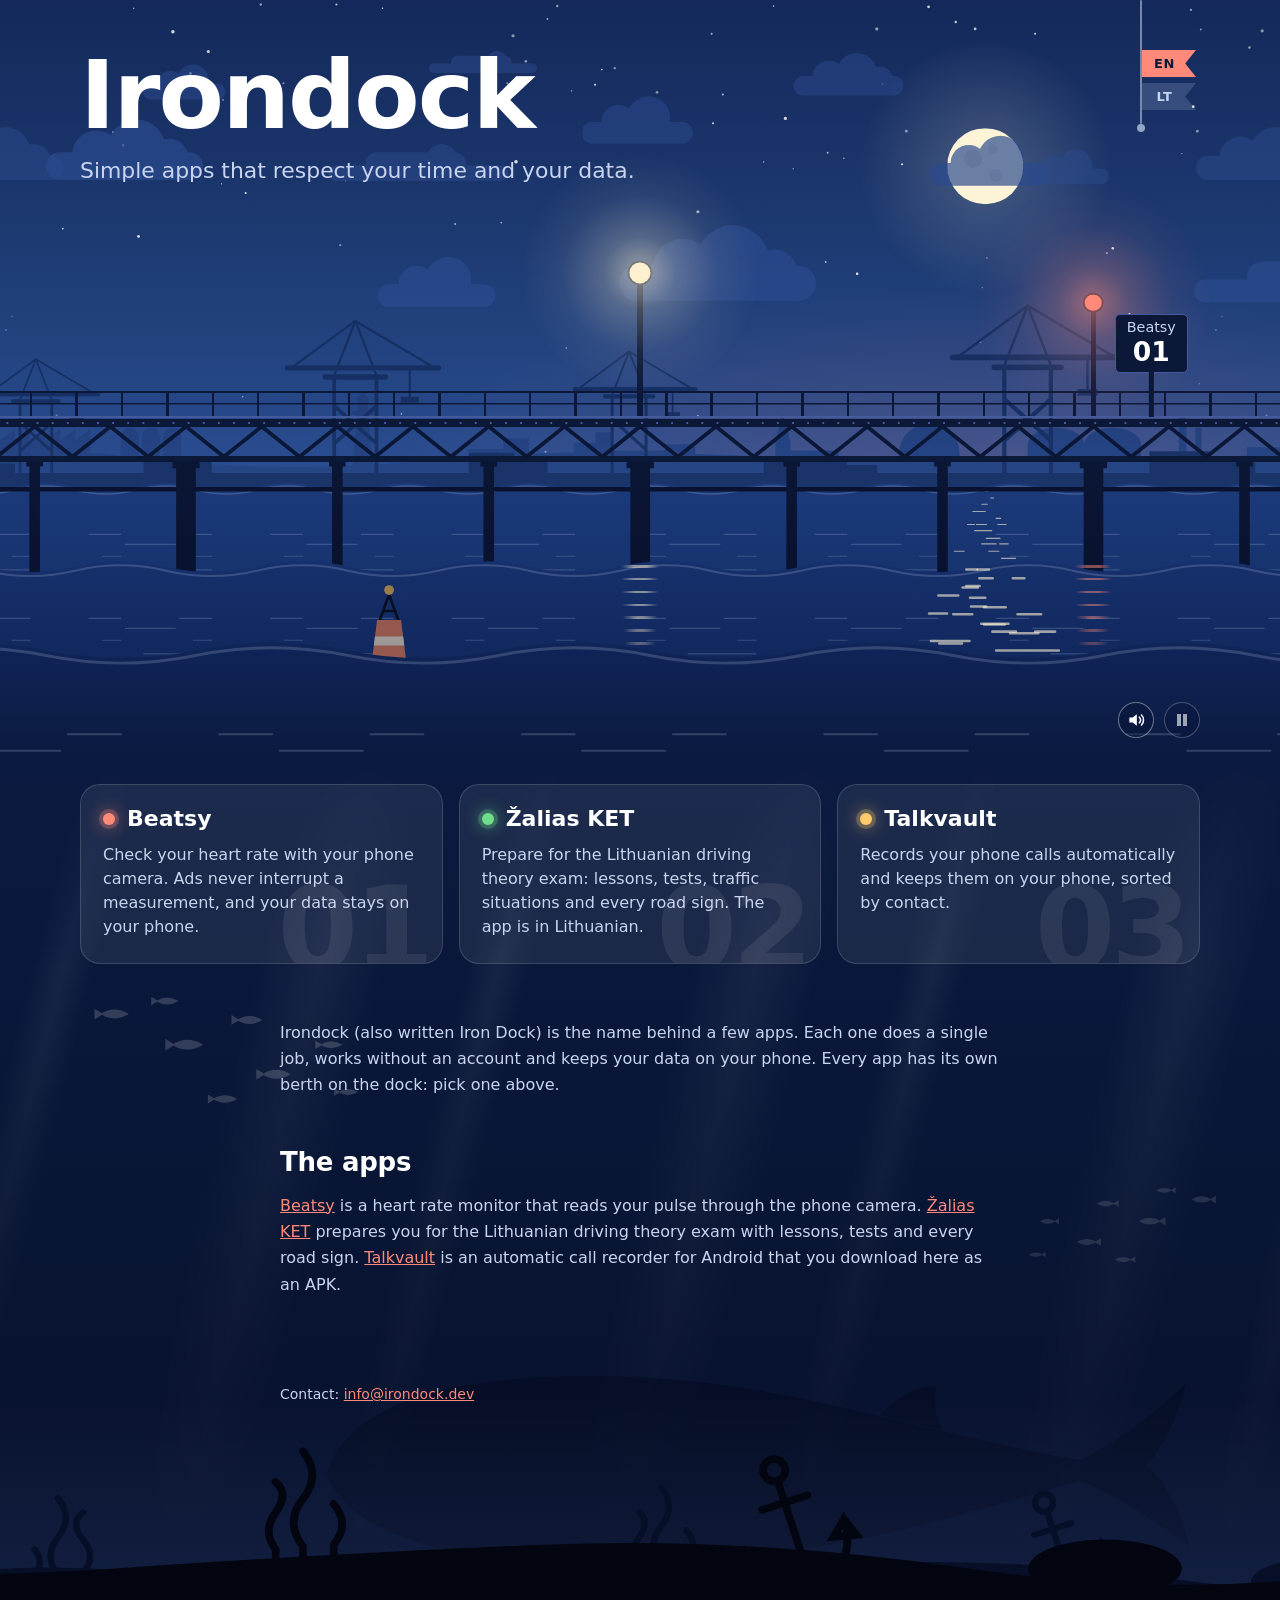
<file: index.html>
<!doctype html>
<html lang="en">
<head>
<meta charset="utf-8">
<meta name="viewport" content="width=device-width, initial-scale=1">
<title>Irondock – apps</title>
<meta name="description" content="Irondock makes apps that respect your time and your data: Beatsy heart rate monitor, Žalias KET driving theory trainer and Talkvault call recorder.">
<link rel="canonical" href="https://irondock.dev/">
<link rel="alternate" hreflang="en" href="https://irondock.dev/">
<link rel="alternate" hreflang="lt" href="https://irondock.dev/lt/">
<link rel="alternate" hreflang="x-default" href="https://irondock.dev/">
<meta property="og:type" content="website">
<meta property="og:site_name" content="Irondock">
<meta property="og:title" content="Irondock – apps">
<meta property="og:description" content="Irondock makes apps that respect your time and your data: Beatsy heart rate monitor, Žalias KET driving theory trainer and Talkvault call recorder.">
<meta property="og:url" content="https://irondock.dev/">
<meta property="og:image" content="https://irondock.dev/og.png">
<meta name="twitter:card" content="summary_large_image">
<meta name="robots" content="max-image-preview:large">
<meta name="theme-color" content="#14295a">
<link rel="icon" href="favicon.svg" type="image/svg+xml">
<script>
// Time of day for the scene: the visitor's own clock, with sunrise and sunset worked out for about 55 degrees north.
(function(){function now(){var d=new Date,y=d.getFullYear(),n=(d-new Date(y,0,0))/864e5,
a=-.4091*Math.cos(6.2832*(n+10)/365),h=Math.acos(Math.max(-1,Math.min(1,-1.428*Math.tan(a))))*3.8197,
z=(Math.max(new Date(y,0,1).getTimezoneOffset(),new Date(y,6,1).getTimezoneOffset())-d.getTimezoneOffset())/60,
t=d.getHours()+d.getMinutes()/60-12.4-z,s=Math.abs(t);return s<h-.7?"day":s<h+.7?t<0?"dawn":"dusk":"night"}
var o;try{o=sessionStorage.getItem("sky")}catch(e){}
window.skyNow=now;document.documentElement.dataset.sky=/^(dawn|day|dusk|night)$/.test(o)?o:now()})()
</script>
<link rel="stylesheet" href="dock.css?v=35">
<script type="application/ld+json">
{
  "@context": "https://schema.org",
  "@type": "WebSite",
  "name": "Irondock",
  "url": "https://irondock.dev/",
  "description": "Simple apps that respect your time and your data.",
  "inLanguage": "en",
  "alternateName": [
    "Iron Dock",
    "irondock.dev"
  ]
}
</script>
</head>
<body data-berth="0">
<!-- The scene, the berth list and the language flags are the same on every page; only --cam (which berth the
     camera is at) and the link targets differ. dock.js keeps them in place when you move between pages.
     --stations is the number of the last berth. -->
<header class="hero" style="--cam: 0; --stations: 3">
  <div class="layer layer--stars"><div class="shift"></div></div>
  <div class="layer layer--orb"><div class="shift"><button class="orb" type="button" data-sync="sky" aria-label="Change the time of day" title="Change the time of day"></button></div></div>
  <div class="layer layer--clouds-far"><div class="shift"><i class="drift"></i></div></div>
  <div class="layer layer--clouds-near"><div class="shift"><i class="drift"></i></div></div>
  <div class="layer layer--skyline"><div class="shift"></div></div>
  <div class="layer layer--cranes"><div class="shift"></div></div>
  <div class="layer layer--gulls" aria-hidden="true"><div class="shift">
    <i class="gull" style="--y: 27em; --s: 0.7; --t: 62s; --d: -8s; --w: 3.3s; --x: 12%"></i>
    <i class="gull gull--back" style="--y: 36em; --s: 1; --t: 44s; --d: -31s; --w: 2.7s; --x: 34%"></i>
    <i class="gull" style="--y: 31em; --s: 0.6; --t: 70s; --d: -52s; --w: 3.6s; --x: 58%"></i>
    <i class="gull" style="--y: 40em; --s: 1.3; --t: 36s; --d: -20s; --w: 2.4s; --x: 76%"></i>
    <i class="gull gull--back" style="--y: 45em; --s: 0.85; --t: 50s; --d: -3s; --w: 3s; --x: 90%"></i>
  </div></div>
  <div class="layer layer--swell"><div class="shift"><i class="flow"></i></div></div>
  <div class="layer layer--glitter"><div class="shift"><i class="glitter glitter--far"></i></div></div>
  <div class="layer layer--dock" aria-hidden="true"><div class="shift" data-swap-lang="dock">
    <a class="mark mark--home" href="./" data-nav data-berth="0" tabindex="-1" style="--n: 0; --berth: #fff1cf" aria-current="page"><i class="lamp"></i></a>
    <a class="mark" href="beatsy/" data-nav data-berth="1" tabindex="-1" style="--n: 1; --berth: #ff8a7a"><i class="lamp lamp--pulse"></i><span class="plate">Beatsy <b>01</b></span></a>
    <a class="mark" href="zalias-ket/" data-nav data-berth="2" tabindex="-1" style="--n: 2; --berth: #6fdc8c"><i class="lamp"></i><span class="plate">Žalias KET <b>02</b></span></a>
    <a class="mark" href="talkvault/" data-nav data-berth="3" tabindex="-1" style="--n: 3; --berth: #ffcb6b"><i class="lamp"></i><span class="plate">Talkvault <b>03</b></span></a>
  </div></div>
  <div class="layer layer--water" aria-hidden="true"><div class="shift">
    <i class="flow"></i>
    <i class="reflection" style="--n: 0; --berth: #fff1cf"></i>
    <i class="reflection" style="--n: 1; --berth: #ff8a7a"></i>
    <i class="reflection" style="--n: 2; --berth: #6fdc8c"></i>
    <i class="reflection" style="--n: 3; --berth: #ffcb6b"></i>
  </div></div>
  <div class="layer layer--glitter"><div class="shift"><i class="glitter glitter--near"></i><i class="glitter glitter--near glitter--alt"></i></div></div>
  <div class="layer layer--surf"><div class="shift"><i class="flow"></i></div></div>
  <div class="hero-text">
    <div data-swap="hero">
      <h1>Irondock</h1>
      <p class="lead">Simple apps that respect your time and your data.</p>
    </div>
  </div>
  <a class="lang" href="lt/" data-nav data-sync="lang" hreflang="lt" aria-label="Lietuviškai">
    <span class="flag flag--en" aria-hidden="true">EN</span>
    <span class="flag flag--lt" aria-hidden="true">LT</span>
  </a>
  <button class="sound" type="button" data-sync="sound" data-on="Turn on the sea sounds" data-off="Turn off the sea sounds" aria-label="Turn on the sea sounds" title="Turn on the sea sounds"></button>
  <input class="volume" type="range" min="0" max="100" value="10" data-sync="volume" aria-label="Volume" title="Volume">
  <button class="pause" type="button" data-sync="pause" data-pause="Pause the animation" data-play="Play the animation" aria-label="Pause the animation" title="Pause the animation"></button>
</header>

<div class="depths">
<nav class="berths" aria-label="Apps" data-swap-lang="nav">
  <a class="berth" href="beatsy/" data-nav data-berth="1" style="--berth: #ff8a7a">
    <b class="berth-no">01</b>
    <strong>Beatsy</strong>
    <p>Check your heart rate with your phone camera. Ads never interrupt a measurement, and your data stays on your phone.</p>
  </a>
  <a class="berth" href="zalias-ket/" data-nav data-berth="2" style="--berth: #6fdc8c">
    <b class="berth-no">02</b>
    <strong>Žalias KET</strong>
    <p>Prepare for the Lithuanian driving theory exam: lessons, tests, traffic situations and every road sign. The app is in Lithuanian.</p>
  </a>
  <a class="berth" href="talkvault/" data-nav data-berth="3" style="--berth: #ffcb6b">
    <b class="berth-no">03</b>
    <strong>Talkvault</strong>
    <p>Records your phone calls automatically and keeps them on your phone, sorted by contact.</p>
  </a>
</nav>

<main class="content" data-swap="main">
  <p>Irondock (also written Iron Dock) is the name behind a few apps. Each one does a single job, works without an account and keeps your data on your phone. Every app has its own berth on the dock: pick one above.</p>
  <h2>The apps</h2>
  <p><a href="beatsy/" data-nav>Beatsy</a> is a heart rate monitor that reads your pulse through the phone camera. <a href="zalias-ket/" data-nav>Žalias KET</a> prepares you for the Lithuanian driving theory exam with lessons, tests and every road sign. <a href="talkvault/" data-nav>Talkvault</a> is an automatic call recorder for Android that you download here as an APK.</p>
</main>

<footer data-swap-lang="footer">Contact: <a href="mailto:info@irondock.dev">info@irondock.dev</a></footer>
<i class="weed weed--far" aria-hidden="true"></i><i class="weed weed--near" aria-hidden="true"></i>
</div>
<script src="dock.js?v=35"></script>
<!-- Cloudflare Web Analytics: counts visits without cookies; it also counts the moves between pages that dock.js makes. -->
<script type="module" src="https://static.cloudflareinsights.com/beacon.min.js" data-cf-beacon='{"token": "96d54a9489684856a3a3aa5e02940080"}'></script>
</body>
</html>
</file>
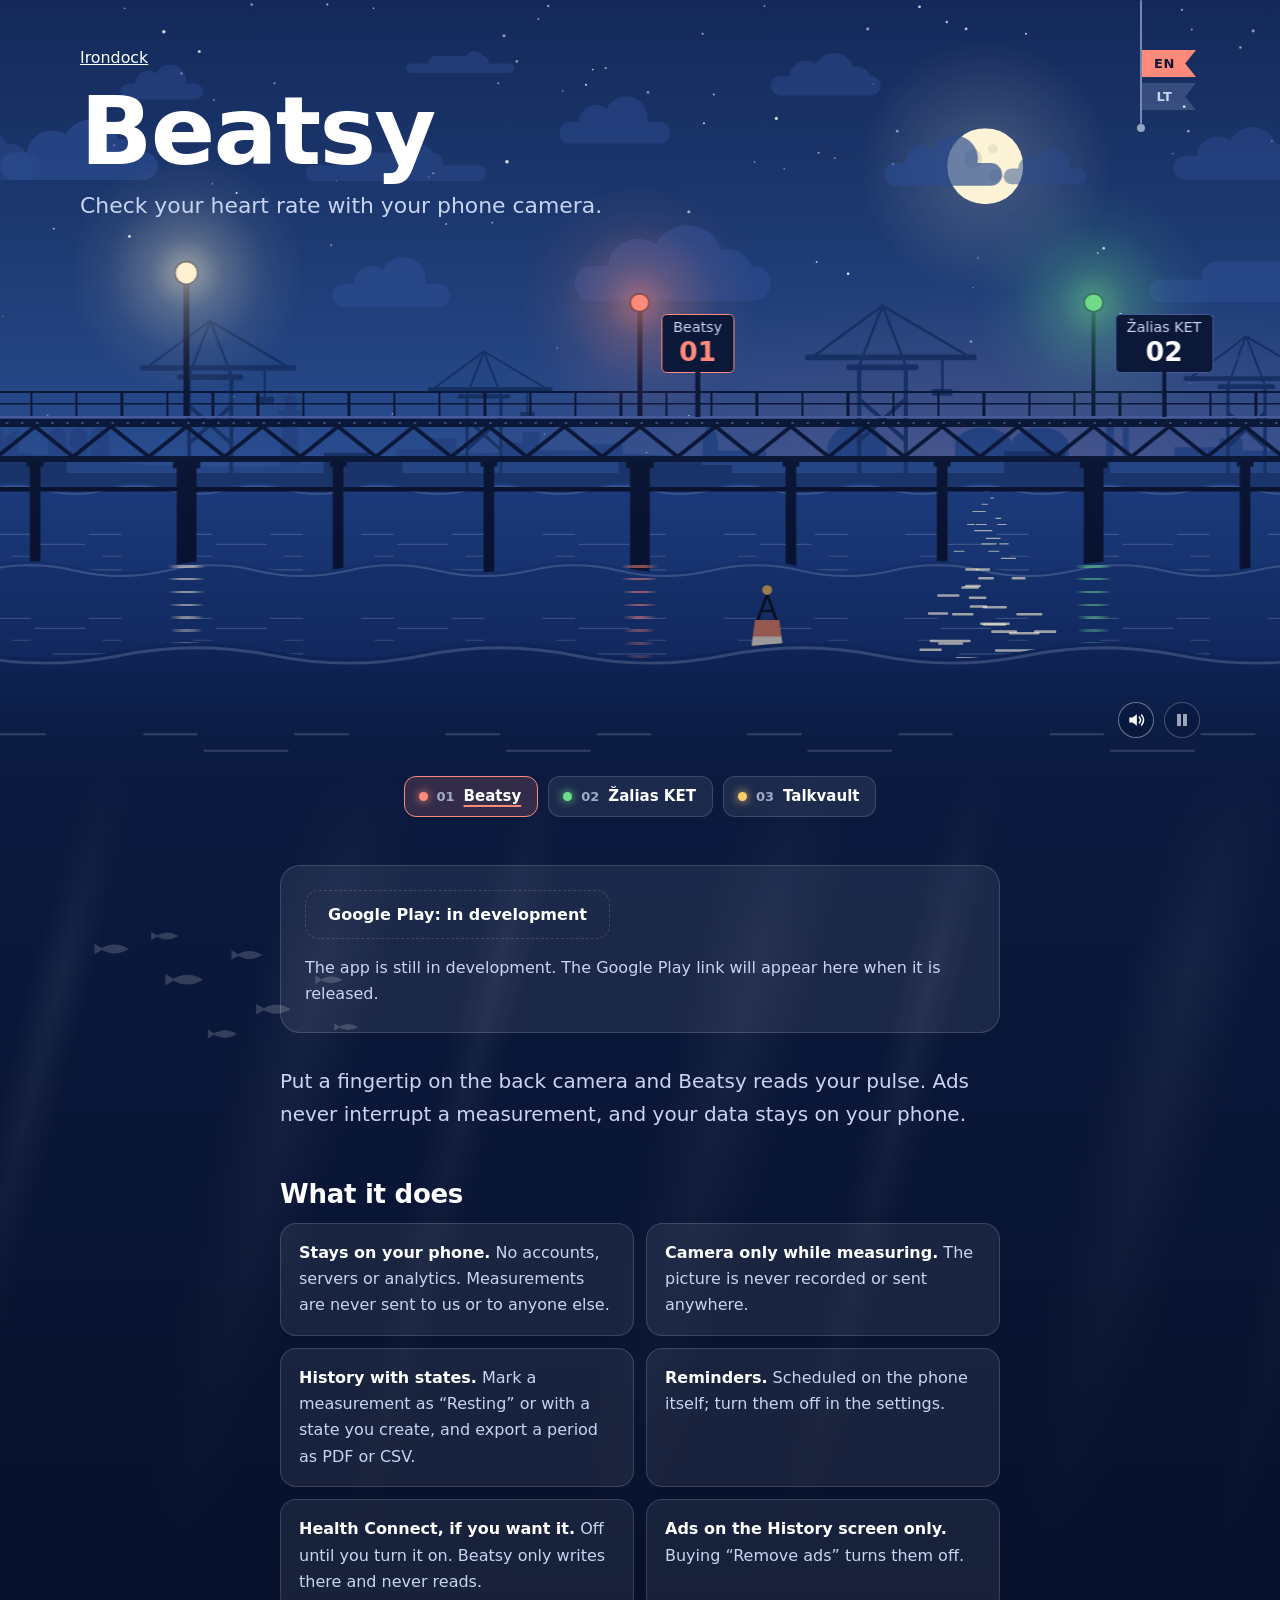
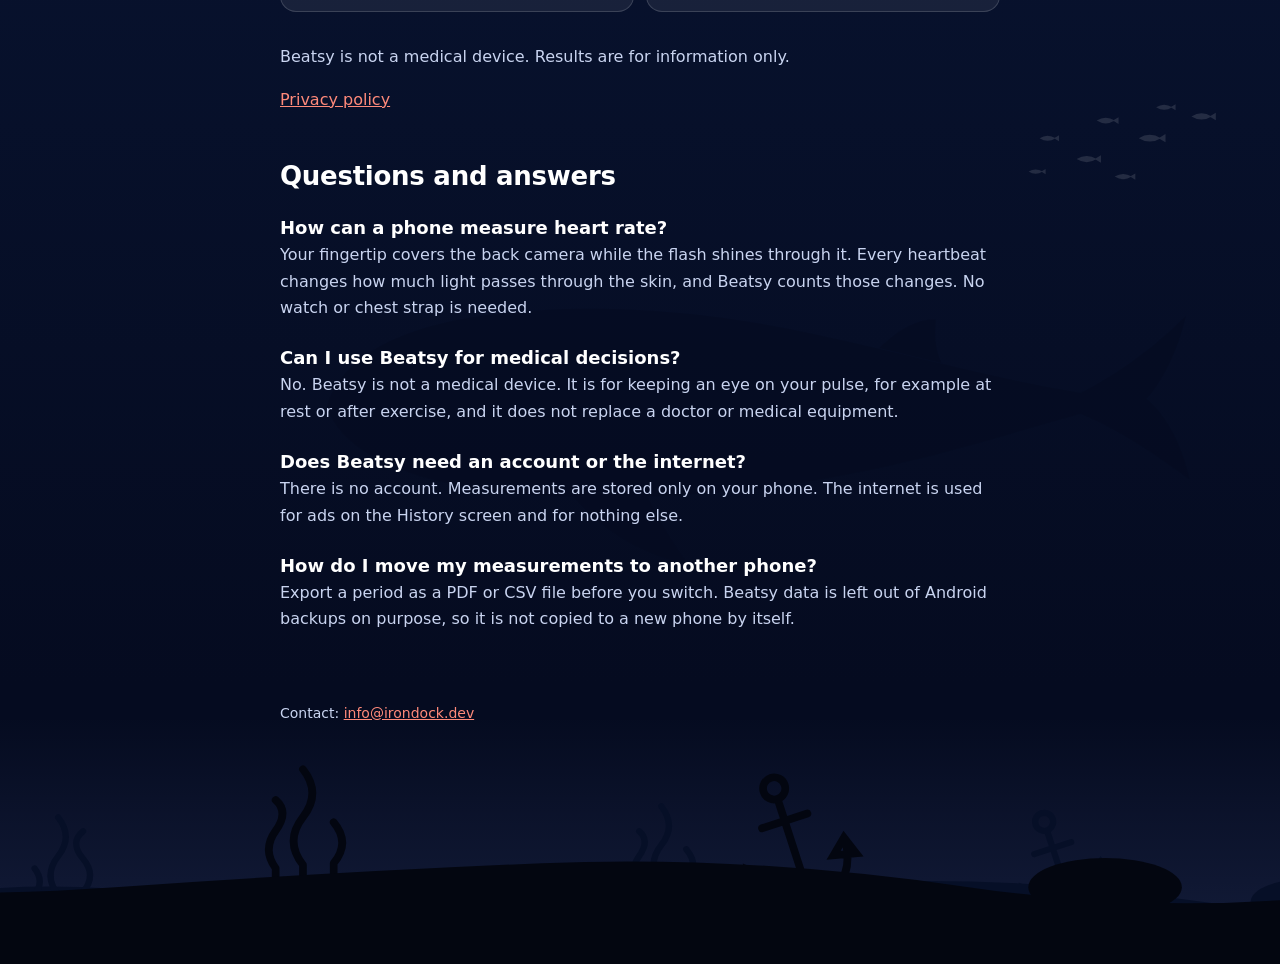
<file: beatsy/index.html>
<!doctype html>
<html lang="en">
<head>
<meta charset="utf-8">
<meta name="viewport" content="width=device-width, initial-scale=1">
<title>Beatsy – heart rate monitor</title>
<meta name="description" content="Beatsy checks your heart rate with your phone camera. No account, no analytics, ads never interrupt a measurement, and your data stays on your phone.">
<link rel="canonical" href="https://irondock.dev/beatsy/">
<link rel="alternate" hreflang="en" href="https://irondock.dev/beatsy/">
<link rel="alternate" hreflang="lt" href="https://irondock.dev/lt/beatsy/">
<link rel="alternate" hreflang="x-default" href="https://irondock.dev/beatsy/">
<meta property="og:type" content="website">
<meta property="og:site_name" content="Irondock">
<meta property="og:title" content="Beatsy – heart rate monitor">
<meta property="og:description" content="Beatsy checks your heart rate with your phone camera. No account, no analytics, ads never interrupt a measurement, and your data stays on your phone.">
<meta property="og:url" content="https://irondock.dev/beatsy/">
<meta property="og:image" content="https://irondock.dev/og.png">
<meta name="twitter:card" content="summary_large_image">
<meta name="robots" content="max-image-preview:large">
<meta name="theme-color" content="#14295a">
<link rel="icon" href="../favicon.svg" type="image/svg+xml">
<script>
// Time of day for the scene: the visitor's own clock, with sunrise and sunset worked out for about 55 degrees north.
(function(){function now(){var d=new Date,y=d.getFullYear(),n=(d-new Date(y,0,0))/864e5,
a=-.4091*Math.cos(6.2832*(n+10)/365),h=Math.acos(Math.max(-1,Math.min(1,-1.428*Math.tan(a))))*3.8197,
z=(Math.max(new Date(y,0,1).getTimezoneOffset(),new Date(y,6,1).getTimezoneOffset())-d.getTimezoneOffset())/60,
t=d.getHours()+d.getMinutes()/60-12.4-z,s=Math.abs(t);return s<h-.7?"day":s<h+.7?t<0?"dawn":"dusk":"night"}
var o;try{o=sessionStorage.getItem("sky")}catch(e){}
window.skyNow=now;document.documentElement.dataset.sky=/^(dawn|day|dusk|night)$/.test(o)?o:now()})()
</script>
<link rel="stylesheet" href="../dock.css?v=35">
<script type="application/ld+json">
[
  {
    "@context": "https://schema.org",
    "@type": "SoftwareApplication",
    "name": "Beatsy",
    "url": "https://irondock.dev/beatsy/",
    "description": "Check your heart rate with your phone camera.",
    "operatingSystem": "Android",
    "applicationCategory": "HealthApplication",
    "offers": {
      "@type": "Offer",
      "price": "0",
      "priceCurrency": "EUR"
    }
  },
  {
    "@context": "https://schema.org",
    "@type": "BreadcrumbList",
    "itemListElement": [
      {
        "@type": "ListItem",
        "position": 1,
        "name": "Irondock",
        "item": "https://irondock.dev/"
      },
      {
        "@type": "ListItem",
        "position": 2,
        "name": "Beatsy",
        "item": "https://irondock.dev/beatsy/"
      }
    ]
  }
]
</script>
</head>
<body data-berth="1">
<!-- The scene, the berth list and the language flags are the same on every page; only --cam (which berth the
     camera is at) and the link targets differ. dock.js keeps them in place when you move between pages.
     --stations is the number of the last berth. -->
<header class="hero" style="--cam: 1; --stations: 3">
  <div class="layer layer--stars"><div class="shift"></div></div>
  <div class="layer layer--orb"><div class="shift"><button class="orb" type="button" data-sync="sky" aria-label="Change the time of day" title="Change the time of day"></button></div></div>
  <div class="layer layer--clouds-far"><div class="shift"><i class="drift"></i></div></div>
  <div class="layer layer--clouds-near"><div class="shift"><i class="drift"></i></div></div>
  <div class="layer layer--skyline"><div class="shift"></div></div>
  <div class="layer layer--cranes"><div class="shift"></div></div>
  <div class="layer layer--gulls" aria-hidden="true"><div class="shift">
    <i class="gull" style="--y: 27em; --s: 0.7; --t: 62s; --d: -8s; --w: 3.3s; --x: 12%"></i>
    <i class="gull gull--back" style="--y: 36em; --s: 1; --t: 44s; --d: -31s; --w: 2.7s; --x: 34%"></i>
    <i class="gull" style="--y: 31em; --s: 0.6; --t: 70s; --d: -52s; --w: 3.6s; --x: 58%"></i>
    <i class="gull" style="--y: 40em; --s: 1.3; --t: 36s; --d: -20s; --w: 2.4s; --x: 76%"></i>
    <i class="gull gull--back" style="--y: 45em; --s: 0.85; --t: 50s; --d: -3s; --w: 3s; --x: 90%"></i>
  </div></div>
  <div class="layer layer--swell"><div class="shift"><i class="flow"></i></div></div>
  <div class="layer layer--glitter"><div class="shift"><i class="glitter glitter--far"></i></div></div>
  <div class="layer layer--dock" aria-hidden="true"><div class="shift" data-swap-lang="dock">
    <a class="mark mark--home" href="../" data-nav data-berth="0" tabindex="-1" style="--n: 0; --berth: #fff1cf"><i class="lamp"></i></a>
    <a class="mark" href="../beatsy/" data-nav data-berth="1" tabindex="-1" style="--n: 1; --berth: #ff8a7a" aria-current="page"><i class="lamp lamp--pulse"></i><span class="plate">Beatsy <b>01</b></span></a>
    <a class="mark" href="../zalias-ket/" data-nav data-berth="2" tabindex="-1" style="--n: 2; --berth: #6fdc8c"><i class="lamp"></i><span class="plate">Žalias KET <b>02</b></span></a>
    <a class="mark" href="../talkvault/" data-nav data-berth="3" tabindex="-1" style="--n: 3; --berth: #ffcb6b"><i class="lamp"></i><span class="plate">Talkvault <b>03</b></span></a>
  </div></div>
  <div class="layer layer--water" aria-hidden="true"><div class="shift">
    <i class="flow"></i>
    <i class="reflection" style="--n: 0; --berth: #fff1cf"></i>
    <i class="reflection" style="--n: 1; --berth: #ff8a7a"></i>
    <i class="reflection" style="--n: 2; --berth: #6fdc8c"></i>
    <i class="reflection" style="--n: 3; --berth: #ffcb6b"></i>
  </div></div>
  <div class="layer layer--glitter"><div class="shift"><i class="glitter glitter--near"></i><i class="glitter glitter--near glitter--alt"></i></div></div>
  <div class="layer layer--surf"><div class="shift"><i class="flow"></i></div></div>
  <div class="hero-text">
    <div data-swap="hero">
      <p class="crumb"><a href="../" data-nav>Irondock</a></p>
      <h1>Beatsy</h1>
      <p class="lead">Check your heart rate with your phone camera.</p>
    </div>
  </div>
  <a class="lang" href="../lt/beatsy/" data-nav data-sync="lang" hreflang="lt" aria-label="Lietuviškai">
    <span class="flag flag--en" aria-hidden="true">EN</span>
    <span class="flag flag--lt" aria-hidden="true">LT</span>
  </a>
  <button class="sound" type="button" data-sync="sound" data-on="Turn on the sea sounds" data-off="Turn off the sea sounds" aria-label="Turn on the sea sounds" title="Turn on the sea sounds"></button>
  <input class="volume" type="range" min="0" max="100" value="10" data-sync="volume" aria-label="Volume" title="Volume">
  <button class="pause" type="button" data-sync="pause" data-pause="Pause the animation" data-play="Play the animation" aria-label="Pause the animation" title="Pause the animation"></button>
</header>

<div class="depths">
<nav class="berths" aria-label="Apps" data-swap-lang="nav">
  <a class="berth" href="../beatsy/" data-nav data-berth="1" style="--berth: #ff8a7a" aria-current="page">
    <b class="berth-no">01</b>
    <strong>Beatsy</strong>
    <p>Check your heart rate with your phone camera. Ads never interrupt a measurement, and your data stays on your phone.</p>
  </a>
  <a class="berth" href="../zalias-ket/" data-nav data-berth="2" style="--berth: #6fdc8c">
    <b class="berth-no">02</b>
    <strong>Žalias KET</strong>
    <p>Prepare for the Lithuanian driving theory exam: lessons, tests, traffic situations and every road sign. The app is in Lithuanian.</p>
  </a>
  <a class="berth" href="../talkvault/" data-nav data-berth="3" style="--berth: #ffcb6b">
    <b class="berth-no">03</b>
    <strong>Talkvault</strong>
    <p>Records your phone calls automatically and keeps them on your phone, sorted by contact.</p>
  </a>
</nav>

<main class="content" data-swap="main">
  <div class="download">
    <!-- Google Play: when the app is published, replace this <span> with
         <a class="button" href="https://play.google.com/store/apps/details?id=PACKAGE">Get it on Google Play</a>
         and delete the paragraph under it. -->
    <span class="button button--soon">Google Play: in development</span>
    <p>The app is still in development. The Google Play link will appear here when it is released.</p>
  </div>
  <p class="intro">Put a fingertip on the back camera and Beatsy reads your pulse. Ads never interrupt a measurement, and your data stays on your phone.</p>
  <h2>What it does</h2>
  <ul class="facts">
    <li><strong>Stays on your phone.</strong> No accounts, servers or analytics. Measurements are never sent to us or to anyone else.</li>
    <li><strong>Camera only while measuring.</strong> The picture is never recorded or sent anywhere.</li>
    <li><strong>History with states.</strong> Mark a measurement as “Resting” or with a state you create, and export a period as PDF or CSV.</li>
    <li><strong>Reminders.</strong> Scheduled on the phone itself; turn them off in the settings.</li>
    <li><strong>Health Connect, if you want it.</strong> Off until you turn it on. Beatsy only writes there and never reads.</li>
    <li><strong>Ads on the History screen only.</strong> Buying “Remove ads” turns them off.</li>
  </ul>
  <p>Beatsy is not a medical device. Results are for information only.</p>
  <p><a href="privacy/#en">Privacy policy</a></p>
  <h2>Questions and answers</h2>
  <h3>How can a phone measure heart rate?</h3>
  <p>Your fingertip covers the back camera while the flash shines through it. Every heartbeat changes how much light passes through the skin, and Beatsy counts those changes. No watch or chest strap is needed.</p>
  <h3>Can I use Beatsy for medical decisions?</h3>
  <p>No. Beatsy is not a medical device. It is for keeping an eye on your pulse, for example at rest or after exercise, and it does not replace a doctor or medical equipment.</p>
  <h3>Does Beatsy need an account or the internet?</h3>
  <p>There is no account. Measurements are stored only on your phone. The internet is used for ads on the History screen and for nothing else.</p>
  <h3>How do I move my measurements to another phone?</h3>
  <p>Export a period as a PDF or CSV file before you switch. Beatsy data is left out of Android backups on purpose, so it is not copied to a new phone by itself.</p>
</main>

<footer data-swap-lang="footer">Contact: <a href="mailto:info@irondock.dev">info@irondock.dev</a></footer>
<i class="weed weed--far" aria-hidden="true"></i><i class="weed weed--near" aria-hidden="true"></i>
</div>
<script src="../dock.js?v=35"></script>
<!-- Cloudflare Web Analytics: counts visits without cookies; it also counts the moves between pages that dock.js makes. -->
<script type="module" src="https://static.cloudflareinsights.com/beacon.min.js" data-cf-beacon='{"token": "96d54a9489684856a3a3aa5e02940080"}'></script>
</body>
</html>
</file>
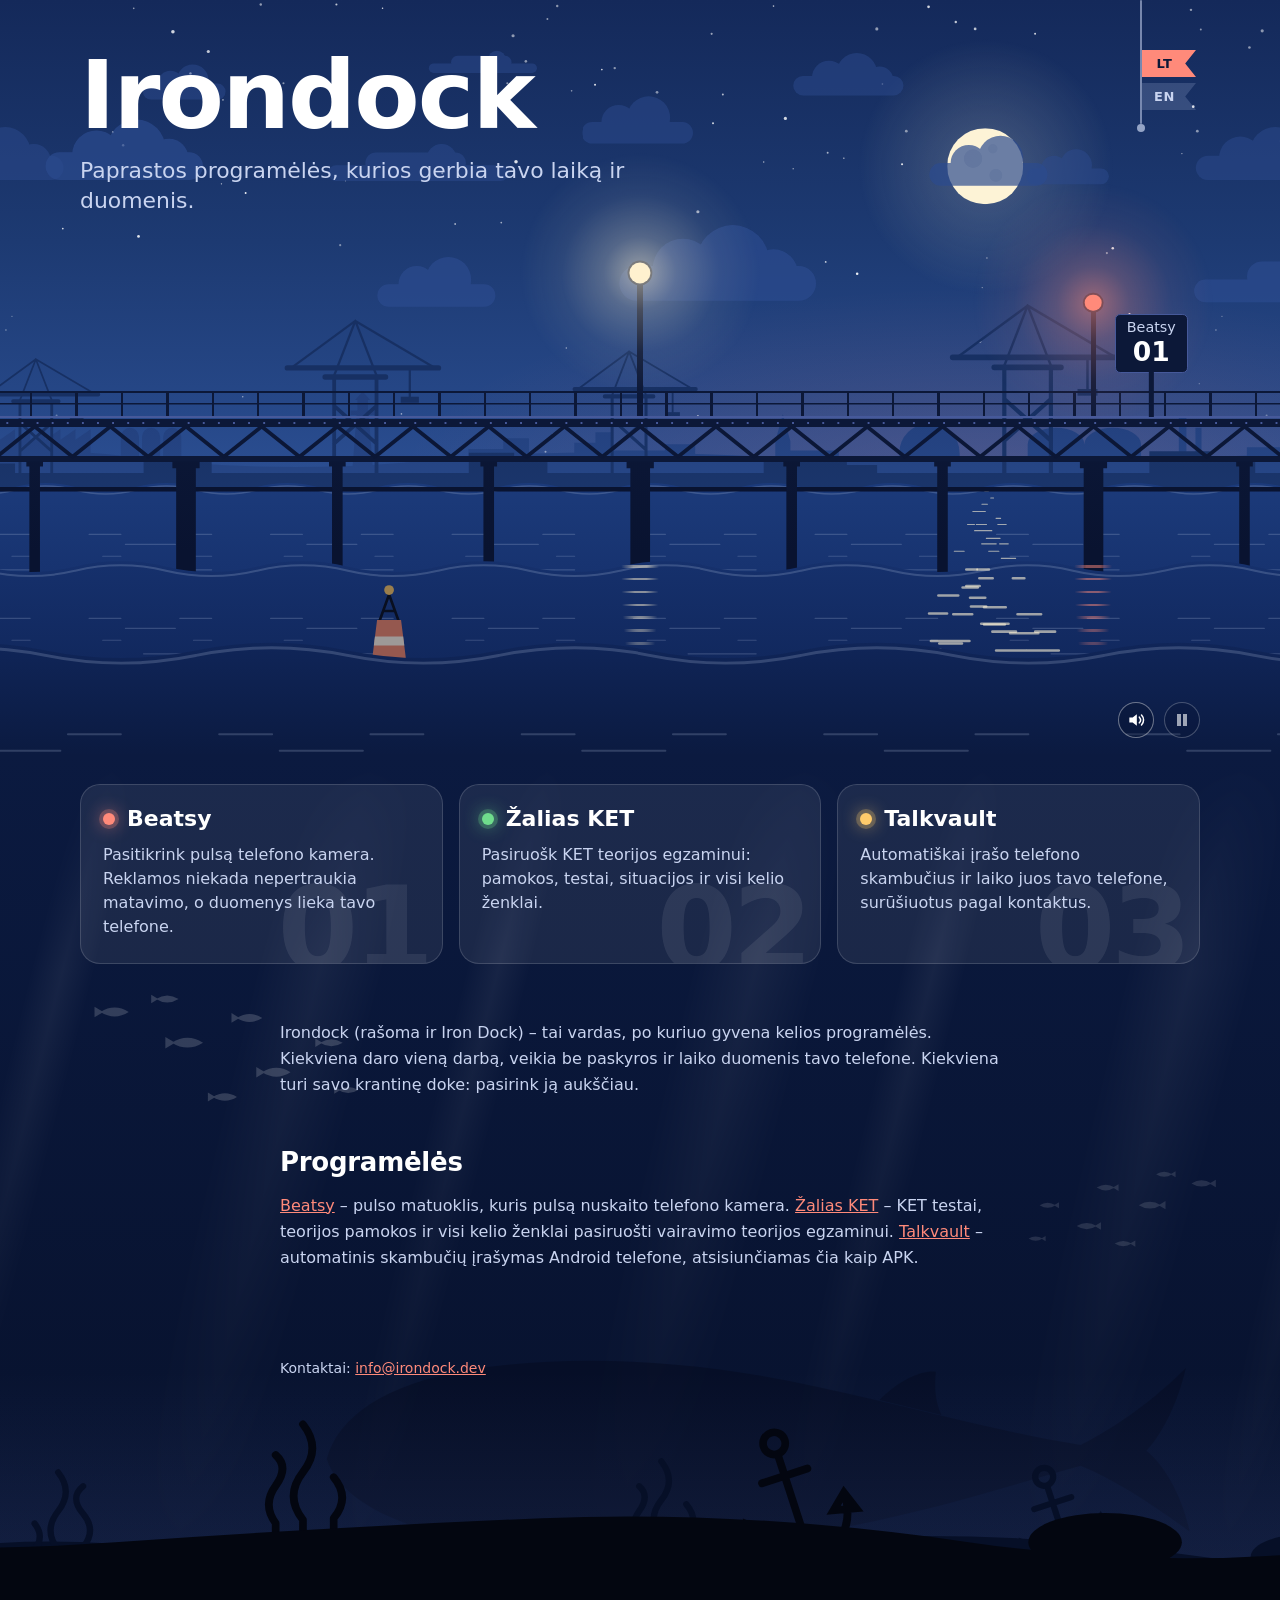
<file: lt/index.html>
<!doctype html>
<html lang="lt">
<head>
<meta charset="utf-8">
<meta name="viewport" content="width=device-width, initial-scale=1">
<title>Irondock – programėlės</title>
<meta name="description" content="Irondock kuria programėles: pulso matuoklį Beatsy, KET testų ir teorijos programėlę Žalias KET ir skambučių įrašymo programėlę Talkvault.">
<link rel="canonical" href="https://irondock.dev/lt/">
<link rel="alternate" hreflang="en" href="https://irondock.dev/">
<link rel="alternate" hreflang="lt" href="https://irondock.dev/lt/">
<link rel="alternate" hreflang="x-default" href="https://irondock.dev/">
<meta property="og:type" content="website">
<meta property="og:site_name" content="Irondock">
<meta property="og:title" content="Irondock – programėlės">
<meta property="og:description" content="Irondock kuria programėles: pulso matuoklį Beatsy, KET testų ir teorijos programėlę Žalias KET ir skambučių įrašymo programėlę Talkvault.">
<meta property="og:url" content="https://irondock.dev/lt/">
<meta property="og:image" content="https://irondock.dev/og.png">
<meta name="twitter:card" content="summary_large_image">
<meta name="robots" content="max-image-preview:large">
<meta name="theme-color" content="#14295a">
<link rel="icon" href="../favicon.svg" type="image/svg+xml">
<script>
// Time of day for the scene: the visitor's own clock, with sunrise and sunset worked out for about 55 degrees north.
(function(){function now(){var d=new Date,y=d.getFullYear(),n=(d-new Date(y,0,0))/864e5,
a=-.4091*Math.cos(6.2832*(n+10)/365),h=Math.acos(Math.max(-1,Math.min(1,-1.428*Math.tan(a))))*3.8197,
z=(Math.max(new Date(y,0,1).getTimezoneOffset(),new Date(y,6,1).getTimezoneOffset())-d.getTimezoneOffset())/60,
t=d.getHours()+d.getMinutes()/60-12.4-z,s=Math.abs(t);return s<h-.7?"day":s<h+.7?t<0?"dawn":"dusk":"night"}
var o;try{o=sessionStorage.getItem("sky")}catch(e){}
window.skyNow=now;document.documentElement.dataset.sky=/^(dawn|day|dusk|night)$/.test(o)?o:now()})()
</script>
<link rel="stylesheet" href="../dock.css?v=35">
<script type="application/ld+json">
{
  "@context": "https://schema.org",
  "@type": "WebSite",
  "name": "Irondock",
  "url": "https://irondock.dev/lt/",
  "description": "Paprastos programėlės, kurios gerbia tavo laiką ir duomenis.",
  "inLanguage": "lt",
  "alternateName": [
    "Iron Dock",
    "irondock.dev"
  ]
}
</script>
</head>
<body data-berth="0">
<!-- The scene, the berth list and the language flags are the same on every page; only --cam (which berth the
     camera is at) and the link targets differ. dock.js keeps them in place when you move between pages.
     --stations is the number of the last berth. -->
<header class="hero" style="--cam: 0; --stations: 3">
  <div class="layer layer--stars"><div class="shift"></div></div>
  <div class="layer layer--orb"><div class="shift"><button class="orb" type="button" data-sync="sky" aria-label="Pakeisti paros metą" title="Pakeisti paros metą"></button></div></div>
  <div class="layer layer--clouds-far"><div class="shift"><i class="drift"></i></div></div>
  <div class="layer layer--clouds-near"><div class="shift"><i class="drift"></i></div></div>
  <div class="layer layer--skyline"><div class="shift"></div></div>
  <div class="layer layer--cranes"><div class="shift"></div></div>
  <div class="layer layer--gulls" aria-hidden="true"><div class="shift">
    <i class="gull" style="--y: 27em; --s: 0.7; --t: 62s; --d: -8s; --w: 3.3s; --x: 12%"></i>
    <i class="gull gull--back" style="--y: 36em; --s: 1; --t: 44s; --d: -31s; --w: 2.7s; --x: 34%"></i>
    <i class="gull" style="--y: 31em; --s: 0.6; --t: 70s; --d: -52s; --w: 3.6s; --x: 58%"></i>
    <i class="gull" style="--y: 40em; --s: 1.3; --t: 36s; --d: -20s; --w: 2.4s; --x: 76%"></i>
    <i class="gull gull--back" style="--y: 45em; --s: 0.85; --t: 50s; --d: -3s; --w: 3s; --x: 90%"></i>
  </div></div>
  <div class="layer layer--swell"><div class="shift"><i class="flow"></i></div></div>
  <div class="layer layer--glitter"><div class="shift"><i class="glitter glitter--far"></i></div></div>
  <div class="layer layer--dock" aria-hidden="true"><div class="shift" data-swap-lang="dock">
    <a class="mark mark--home" href="../lt/" data-nav data-berth="0" tabindex="-1" style="--n: 0; --berth: #fff1cf" aria-current="page"><i class="lamp"></i></a>
    <a class="mark" href="../lt/beatsy/" data-nav data-berth="1" tabindex="-1" style="--n: 1; --berth: #ff8a7a"><i class="lamp lamp--pulse"></i><span class="plate">Beatsy <b>01</b></span></a>
    <a class="mark" href="../lt/zalias-ket/" data-nav data-berth="2" tabindex="-1" style="--n: 2; --berth: #6fdc8c"><i class="lamp"></i><span class="plate">Žalias KET <b>02</b></span></a>
    <a class="mark" href="../lt/talkvault/" data-nav data-berth="3" tabindex="-1" style="--n: 3; --berth: #ffcb6b"><i class="lamp"></i><span class="plate">Talkvault <b>03</b></span></a>
  </div></div>
  <div class="layer layer--water" aria-hidden="true"><div class="shift">
    <i class="flow"></i>
    <i class="reflection" style="--n: 0; --berth: #fff1cf"></i>
    <i class="reflection" style="--n: 1; --berth: #ff8a7a"></i>
    <i class="reflection" style="--n: 2; --berth: #6fdc8c"></i>
    <i class="reflection" style="--n: 3; --berth: #ffcb6b"></i>
  </div></div>
  <div class="layer layer--glitter"><div class="shift"><i class="glitter glitter--near"></i><i class="glitter glitter--near glitter--alt"></i></div></div>
  <div class="layer layer--surf"><div class="shift"><i class="flow"></i></div></div>
  <div class="hero-text">
    <div data-swap="hero">
      <h1>Irondock</h1>
      <p class="lead">Paprastos programėlės, kurios gerbia tavo laiką ir duomenis.</p>
    </div>
  </div>
  <a class="lang" href="../" data-nav data-sync="lang" hreflang="en" aria-label="English">
    <span class="flag flag--en" aria-hidden="true">EN</span>
    <span class="flag flag--lt" aria-hidden="true">LT</span>
  </a>
  <button class="sound" type="button" data-sync="sound" data-on="Įjungti jūros garsus" data-off="Išjungti jūros garsus" aria-label="Įjungti jūros garsus" title="Įjungti jūros garsus"></button>
  <input class="volume" type="range" min="0" max="100" value="10" data-sync="volume" aria-label="Garsumas" title="Garsumas">
  <button class="pause" type="button" data-sync="pause" data-pause="Sustabdyti animaciją" data-play="Paleisti animaciją" aria-label="Sustabdyti animaciją" title="Sustabdyti animaciją"></button>
</header>

<div class="depths">
<nav class="berths" aria-label="Programėlės" data-swap-lang="nav">
  <a class="berth" href="../lt/beatsy/" data-nav data-berth="1" style="--berth: #ff8a7a">
    <b class="berth-no">01</b>
    <strong>Beatsy</strong>
    <p>Pasitikrink pulsą telefono kamera. Reklamos niekada nepertraukia matavimo, o duomenys lieka tavo telefone.</p>
  </a>
  <a class="berth" href="../lt/zalias-ket/" data-nav data-berth="2" style="--berth: #6fdc8c">
    <b class="berth-no">02</b>
    <strong>Žalias KET</strong>
    <p>Pasiruošk KET teorijos egzaminui: pamokos, testai, situacijos ir visi kelio ženklai.</p>
  </a>
  <a class="berth" href="../lt/talkvault/" data-nav data-berth="3" style="--berth: #ffcb6b">
    <b class="berth-no">03</b>
    <strong>Talkvault</strong>
    <p>Automatiškai įrašo telefono skambučius ir laiko juos tavo telefone, surūšiuotus pagal kontaktus.</p>
  </a>
</nav>

<main class="content" data-swap="main">
  <p>Irondock (rašoma ir Iron Dock) – tai vardas, po kuriuo gyvena kelios programėlės. Kiekviena daro vieną darbą, veikia be paskyros ir laiko duomenis tavo telefone. Kiekviena turi savo krantinę doke: pasirink ją aukščiau.</p>
  <h2>Programėlės</h2>
  <p><a href="../lt/beatsy/" data-nav>Beatsy</a> – pulso matuoklis, kuris pulsą nuskaito telefono kamera. <a href="../lt/zalias-ket/" data-nav>Žalias KET</a> – KET testai, teorijos pamokos ir visi kelio ženklai pasiruošti vairavimo teorijos egzaminui. <a href="../lt/talkvault/" data-nav>Talkvault</a> – automatinis skambučių įrašymas Android telefone, atsisiunčiamas čia kaip APK.</p>
</main>

<footer data-swap-lang="footer">Kontaktai: <a href="mailto:info@irondock.dev">info@irondock.dev</a></footer>
<i class="weed weed--far" aria-hidden="true"></i><i class="weed weed--near" aria-hidden="true"></i>
</div>
<script src="../dock.js?v=35"></script>
<!-- Cloudflare Web Analytics: counts visits without cookies; it also counts the moves between pages that dock.js makes. -->
<script type="module" src="https://static.cloudflareinsights.com/beacon.min.js" data-cf-beacon='{"token": "96d54a9489684856a3a3aa5e02940080"}'></script>
</body>
</html>
</file>
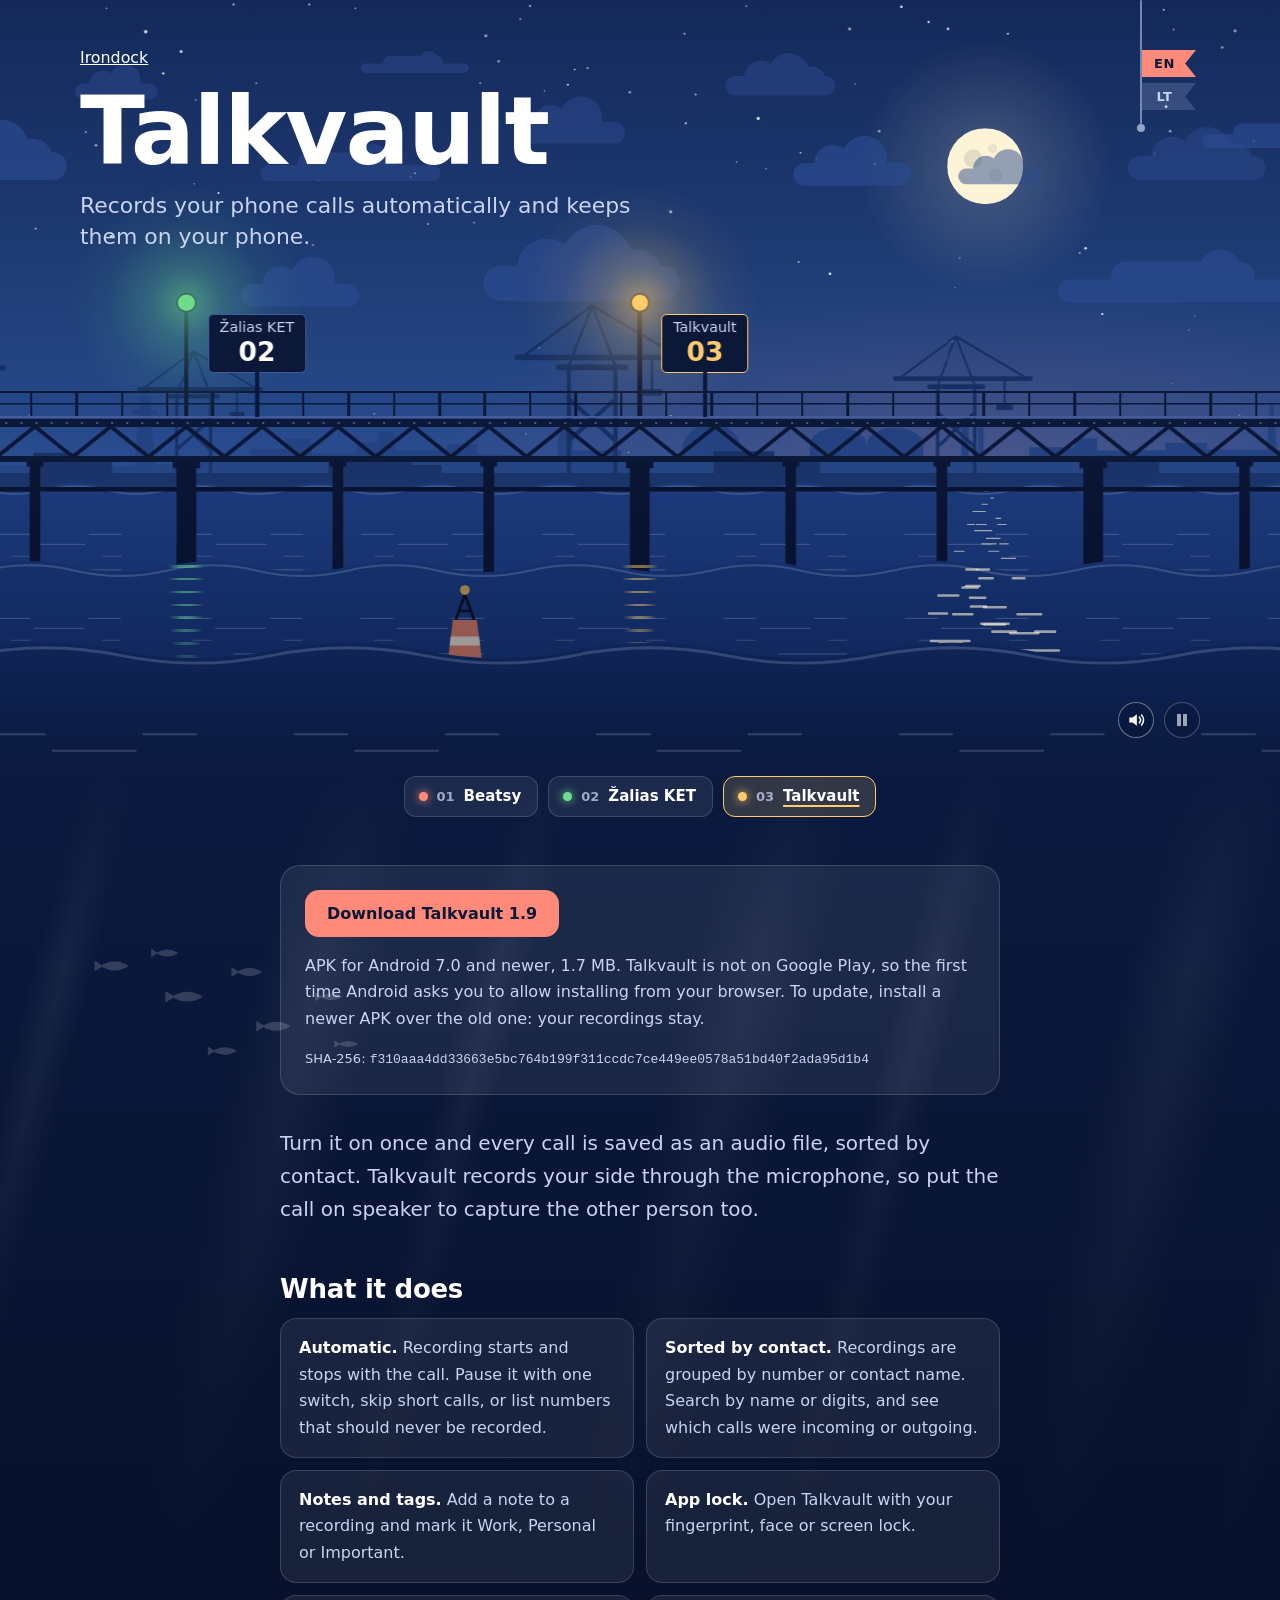
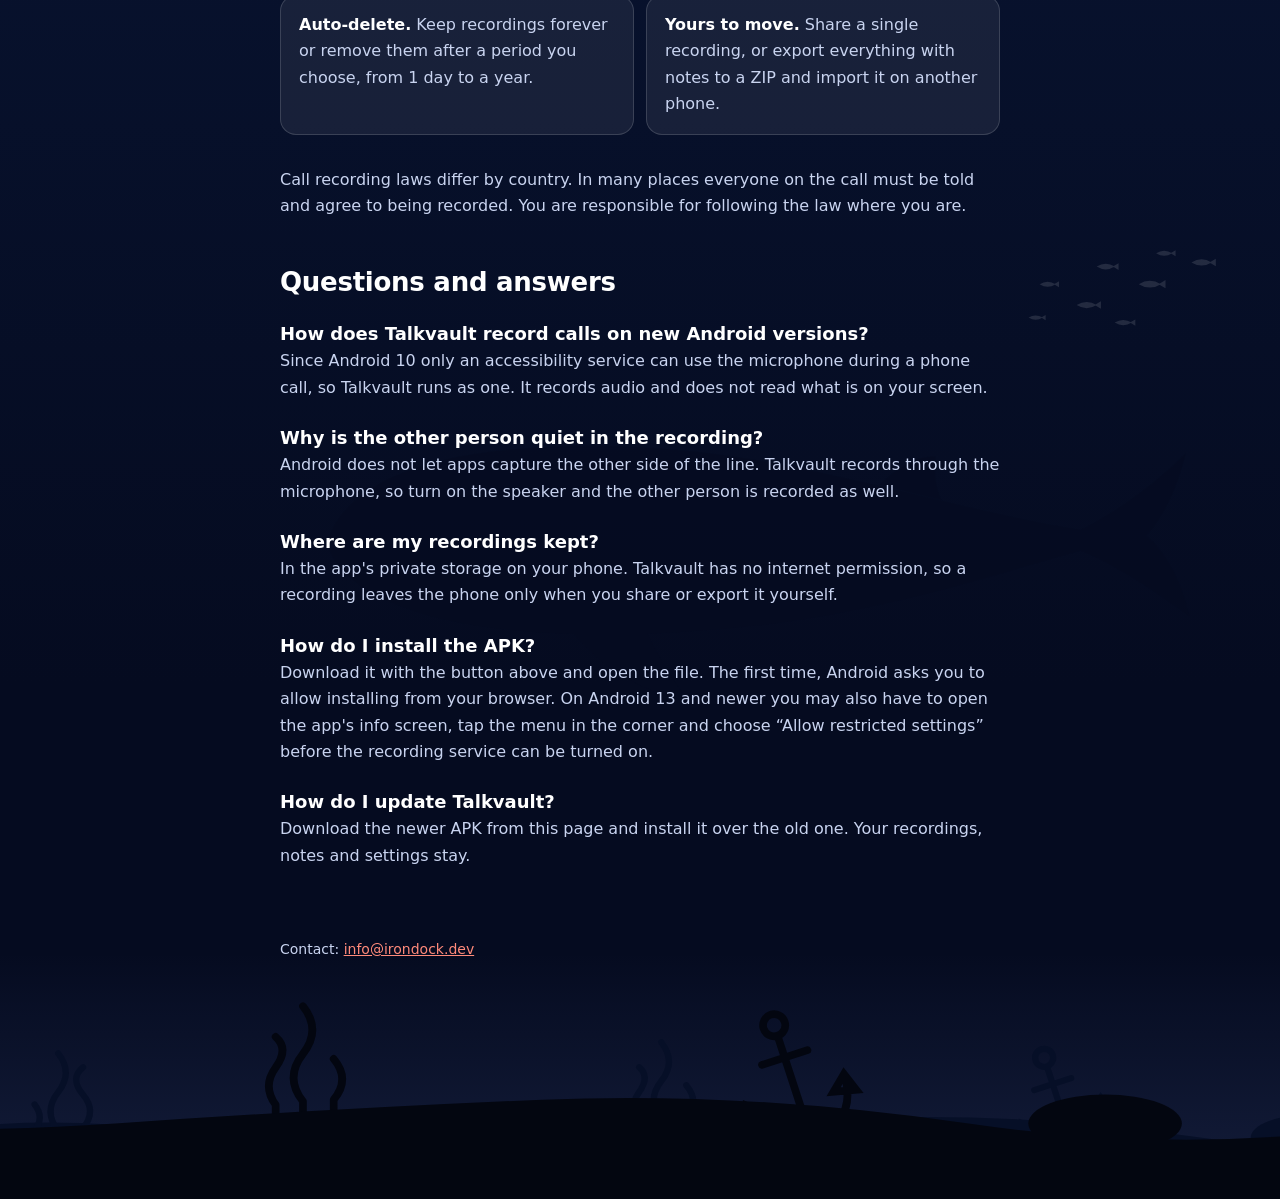
<file: talkvault/index.html>
<!doctype html>
<html lang="en">
<head>
<meta charset="utf-8">
<meta name="viewport" content="width=device-width, initial-scale=1">
<title>Talkvault – call recorder</title>
<meta name="description" content="Talkvault records your phone calls automatically and keeps them on your phone, with app lock, notes and auto-delete. APK download for Android 7.0 and newer.">
<link rel="canonical" href="https://irondock.dev/talkvault/">
<link rel="alternate" hreflang="en" href="https://irondock.dev/talkvault/">
<link rel="alternate" hreflang="lt" href="https://irondock.dev/lt/talkvault/">
<link rel="alternate" hreflang="x-default" href="https://irondock.dev/talkvault/">
<meta property="og:type" content="website">
<meta property="og:site_name" content="Irondock">
<meta property="og:title" content="Talkvault – call recorder">
<meta property="og:description" content="Talkvault records your phone calls automatically and keeps them on your phone, with app lock, notes and auto-delete. APK download for Android 7.0 and newer.">
<meta property="og:url" content="https://irondock.dev/talkvault/">
<meta property="og:image" content="https://irondock.dev/og.png">
<meta name="twitter:card" content="summary_large_image">
<meta name="robots" content="max-image-preview:large">
<meta name="theme-color" content="#14295a">
<link rel="icon" href="../favicon.svg" type="image/svg+xml">
<script>
// Time of day for the scene: the visitor's own clock, with sunrise and sunset worked out for about 55 degrees north.
(function(){function now(){var d=new Date,y=d.getFullYear(),n=(d-new Date(y,0,0))/864e5,
a=-.4091*Math.cos(6.2832*(n+10)/365),h=Math.acos(Math.max(-1,Math.min(1,-1.428*Math.tan(a))))*3.8197,
z=(Math.max(new Date(y,0,1).getTimezoneOffset(),new Date(y,6,1).getTimezoneOffset())-d.getTimezoneOffset())/60,
t=d.getHours()+d.getMinutes()/60-12.4-z,s=Math.abs(t);return s<h-.7?"day":s<h+.7?t<0?"dawn":"dusk":"night"}
var o;try{o=sessionStorage.getItem("sky")}catch(e){}
window.skyNow=now;document.documentElement.dataset.sky=/^(dawn|day|dusk|night)$/.test(o)?o:now()})()
</script>
<link rel="stylesheet" href="../dock.css?v=35">
<script type="application/ld+json">
[
  {
    "@context": "https://schema.org",
    "@type": "SoftwareApplication",
    "name": "Talkvault",
    "url": "https://irondock.dev/talkvault/",
    "description": "Records your phone calls automatically and keeps them on your phone.",
    "operatingSystem": "Android",
    "applicationCategory": "UtilitiesApplication",
    "softwareVersion": "1.9",
    "downloadUrl": "https://irondock.dev/talkvault/talkvault-1.9.apk"
  },
  {
    "@context": "https://schema.org",
    "@type": "BreadcrumbList",
    "itemListElement": [
      {
        "@type": "ListItem",
        "position": 1,
        "name": "Irondock",
        "item": "https://irondock.dev/"
      },
      {
        "@type": "ListItem",
        "position": 2,
        "name": "Talkvault",
        "item": "https://irondock.dev/talkvault/"
      }
    ]
  }
]
</script>
</head>
<body data-berth="3">
<!-- The scene, the berth list and the language flags are the same on every page; only --cam (which berth the
     camera is at) and the link targets differ. dock.js keeps them in place when you move between pages.
     --stations is the number of the last berth. -->
<header class="hero" style="--cam: 3; --stations: 3">
  <div class="layer layer--stars"><div class="shift"></div></div>
  <div class="layer layer--orb"><div class="shift"><button class="orb" type="button" data-sync="sky" aria-label="Change the time of day" title="Change the time of day"></button></div></div>
  <div class="layer layer--clouds-far"><div class="shift"><i class="drift"></i></div></div>
  <div class="layer layer--clouds-near"><div class="shift"><i class="drift"></i></div></div>
  <div class="layer layer--skyline"><div class="shift"></div></div>
  <div class="layer layer--cranes"><div class="shift"></div></div>
  <div class="layer layer--gulls" aria-hidden="true"><div class="shift">
    <i class="gull" style="--y: 27em; --s: 0.7; --t: 62s; --d: -8s; --w: 3.3s; --x: 12%"></i>
    <i class="gull gull--back" style="--y: 36em; --s: 1; --t: 44s; --d: -31s; --w: 2.7s; --x: 34%"></i>
    <i class="gull" style="--y: 31em; --s: 0.6; --t: 70s; --d: -52s; --w: 3.6s; --x: 58%"></i>
    <i class="gull" style="--y: 40em; --s: 1.3; --t: 36s; --d: -20s; --w: 2.4s; --x: 76%"></i>
    <i class="gull gull--back" style="--y: 45em; --s: 0.85; --t: 50s; --d: -3s; --w: 3s; --x: 90%"></i>
  </div></div>
  <div class="layer layer--swell"><div class="shift"><i class="flow"></i></div></div>
  <div class="layer layer--glitter"><div class="shift"><i class="glitter glitter--far"></i></div></div>
  <div class="layer layer--dock" aria-hidden="true"><div class="shift" data-swap-lang="dock">
    <a class="mark mark--home" href="../" data-nav data-berth="0" tabindex="-1" style="--n: 0; --berth: #fff1cf"><i class="lamp"></i></a>
    <a class="mark" href="../beatsy/" data-nav data-berth="1" tabindex="-1" style="--n: 1; --berth: #ff8a7a"><i class="lamp lamp--pulse"></i><span class="plate">Beatsy <b>01</b></span></a>
    <a class="mark" href="../zalias-ket/" data-nav data-berth="2" tabindex="-1" style="--n: 2; --berth: #6fdc8c"><i class="lamp"></i><span class="plate">Žalias KET <b>02</b></span></a>
    <a class="mark" href="../talkvault/" data-nav data-berth="3" tabindex="-1" style="--n: 3; --berth: #ffcb6b" aria-current="page"><i class="lamp"></i><span class="plate">Talkvault <b>03</b></span></a>
  </div></div>
  <div class="layer layer--water" aria-hidden="true"><div class="shift">
    <i class="flow"></i>
    <i class="reflection" style="--n: 0; --berth: #fff1cf"></i>
    <i class="reflection" style="--n: 1; --berth: #ff8a7a"></i>
    <i class="reflection" style="--n: 2; --berth: #6fdc8c"></i>
    <i class="reflection" style="--n: 3; --berth: #ffcb6b"></i>
  </div></div>
  <div class="layer layer--glitter"><div class="shift"><i class="glitter glitter--near"></i><i class="glitter glitter--near glitter--alt"></i></div></div>
  <div class="layer layer--surf"><div class="shift"><i class="flow"></i></div></div>
  <div class="hero-text">
    <div data-swap="hero">
      <p class="crumb"><a href="../" data-nav>Irondock</a></p>
      <h1>Talkvault</h1>
      <p class="lead">Records your phone calls automatically and keeps them on your phone.</p>
    </div>
  </div>
  <a class="lang" href="../lt/talkvault/" data-nav data-sync="lang" hreflang="lt" aria-label="Lietuviškai">
    <span class="flag flag--en" aria-hidden="true">EN</span>
    <span class="flag flag--lt" aria-hidden="true">LT</span>
  </a>
  <button class="sound" type="button" data-sync="sound" data-on="Turn on the sea sounds" data-off="Turn off the sea sounds" aria-label="Turn on the sea sounds" title="Turn on the sea sounds"></button>
  <input class="volume" type="range" min="0" max="100" value="10" data-sync="volume" aria-label="Volume" title="Volume">
  <button class="pause" type="button" data-sync="pause" data-pause="Pause the animation" data-play="Play the animation" aria-label="Pause the animation" title="Pause the animation"></button>
</header>

<div class="depths">
<nav class="berths" aria-label="Apps" data-swap-lang="nav">
  <a class="berth" href="../beatsy/" data-nav data-berth="1" style="--berth: #ff8a7a">
    <b class="berth-no">01</b>
    <strong>Beatsy</strong>
    <p>Check your heart rate with your phone camera. Ads never interrupt a measurement, and your data stays on your phone.</p>
  </a>
  <a class="berth" href="../zalias-ket/" data-nav data-berth="2" style="--berth: #6fdc8c">
    <b class="berth-no">02</b>
    <strong>Žalias KET</strong>
    <p>Prepare for the Lithuanian driving theory exam: lessons, tests, traffic situations and every road sign. The app is in Lithuanian.</p>
  </a>
  <a class="berth" href="../talkvault/" data-nav data-berth="3" style="--berth: #ffcb6b" aria-current="page">
    <b class="berth-no">03</b>
    <strong>Talkvault</strong>
    <p>Records your phone calls automatically and keeps them on your phone, sorted by contact.</p>
  </a>
</nav>

<main class="content" data-swap="main">
  <div class="download">
    <a class="button" href="../talkvault/talkvault-1.9.apk" download>Download Talkvault 1.9</a>
    <p>APK for Android 7.0 and newer, 1.7 MB. Talkvault is not on Google Play, so the first time Android asks you to allow installing from your browser. To update, install a newer APK over the old one: your recordings stay.</p>
    <p class="hash">SHA-256: <code>f310aaa4dd33663e5bc764b199f311ccdc7ce449ee0578a51bd40f2ada95d1b4</code></p>
  </div>
  <p class="intro">Turn it on once and every call is saved as an audio file, sorted by contact. Talkvault records your side through the microphone, so put the call on speaker to capture the other person too.</p>
  <h2>What it does</h2>
  <ul class="facts">
    <li><strong>Automatic.</strong> Recording starts and stops with the call. Pause it with one switch, skip short calls, or list numbers that should never be recorded.</li>
    <li><strong>Sorted by contact.</strong> Recordings are grouped by number or contact name. Search by name or digits, and see which calls were incoming or outgoing.</li>
    <li><strong>Notes and tags.</strong> Add a note to a recording and mark it Work, Personal or Important.</li>
    <li><strong>App lock.</strong> Open Talkvault with your fingerprint, face or screen lock.</li>
    <li><strong>Auto-delete.</strong> Keep recordings forever or remove them after a period you choose, from 1 day to a year.</li>
    <li><strong>Yours to move.</strong> Share a single recording, or export everything with notes to a ZIP and import it on another phone.</li>
  </ul>
  <p>Call recording laws differ by country. In many places everyone on the call must be told and agree to being recorded. You are responsible for following the law where you are.</p>
  <h2>Questions and answers</h2>
  <h3>How does Talkvault record calls on new Android versions?</h3>
  <p>Since Android 10 only an accessibility service can use the microphone during a phone call, so Talkvault runs as one. It records audio and does not read what is on your screen.</p>
  <h3>Why is the other person quiet in the recording?</h3>
  <p>Android does not let apps capture the other side of the line. Talkvault records through the microphone, so turn on the speaker and the other person is recorded as well.</p>
  <h3>Where are my recordings kept?</h3>
  <p>In the app's private storage on your phone. Talkvault has no internet permission, so a recording leaves the phone only when you share or export it yourself.</p>
  <h3>How do I install the APK?</h3>
  <p>Download it with the button above and open the file. The first time, Android asks you to allow installing from your browser. On Android 13 and newer you may also have to open the app's info screen, tap the menu in the corner and choose “Allow restricted settings” before the recording service can be turned on.</p>
  <h3>How do I update Talkvault?</h3>
  <p>Download the newer APK from this page and install it over the old one. Your recordings, notes and settings stay.</p>
</main>

<footer data-swap-lang="footer">Contact: <a href="mailto:info@irondock.dev">info@irondock.dev</a></footer>
<i class="weed weed--far" aria-hidden="true"></i><i class="weed weed--near" aria-hidden="true"></i>
</div>
<script src="../dock.js?v=35"></script>
<!-- Cloudflare Web Analytics: counts visits without cookies; it also counts the moves between pages that dock.js makes. -->
<script type="module" src="https://static.cloudflareinsights.com/beacon.min.js" data-cf-beacon='{"token": "96d54a9489684856a3a3aa5e02940080"}'></script>
</body>
</html>
</file>
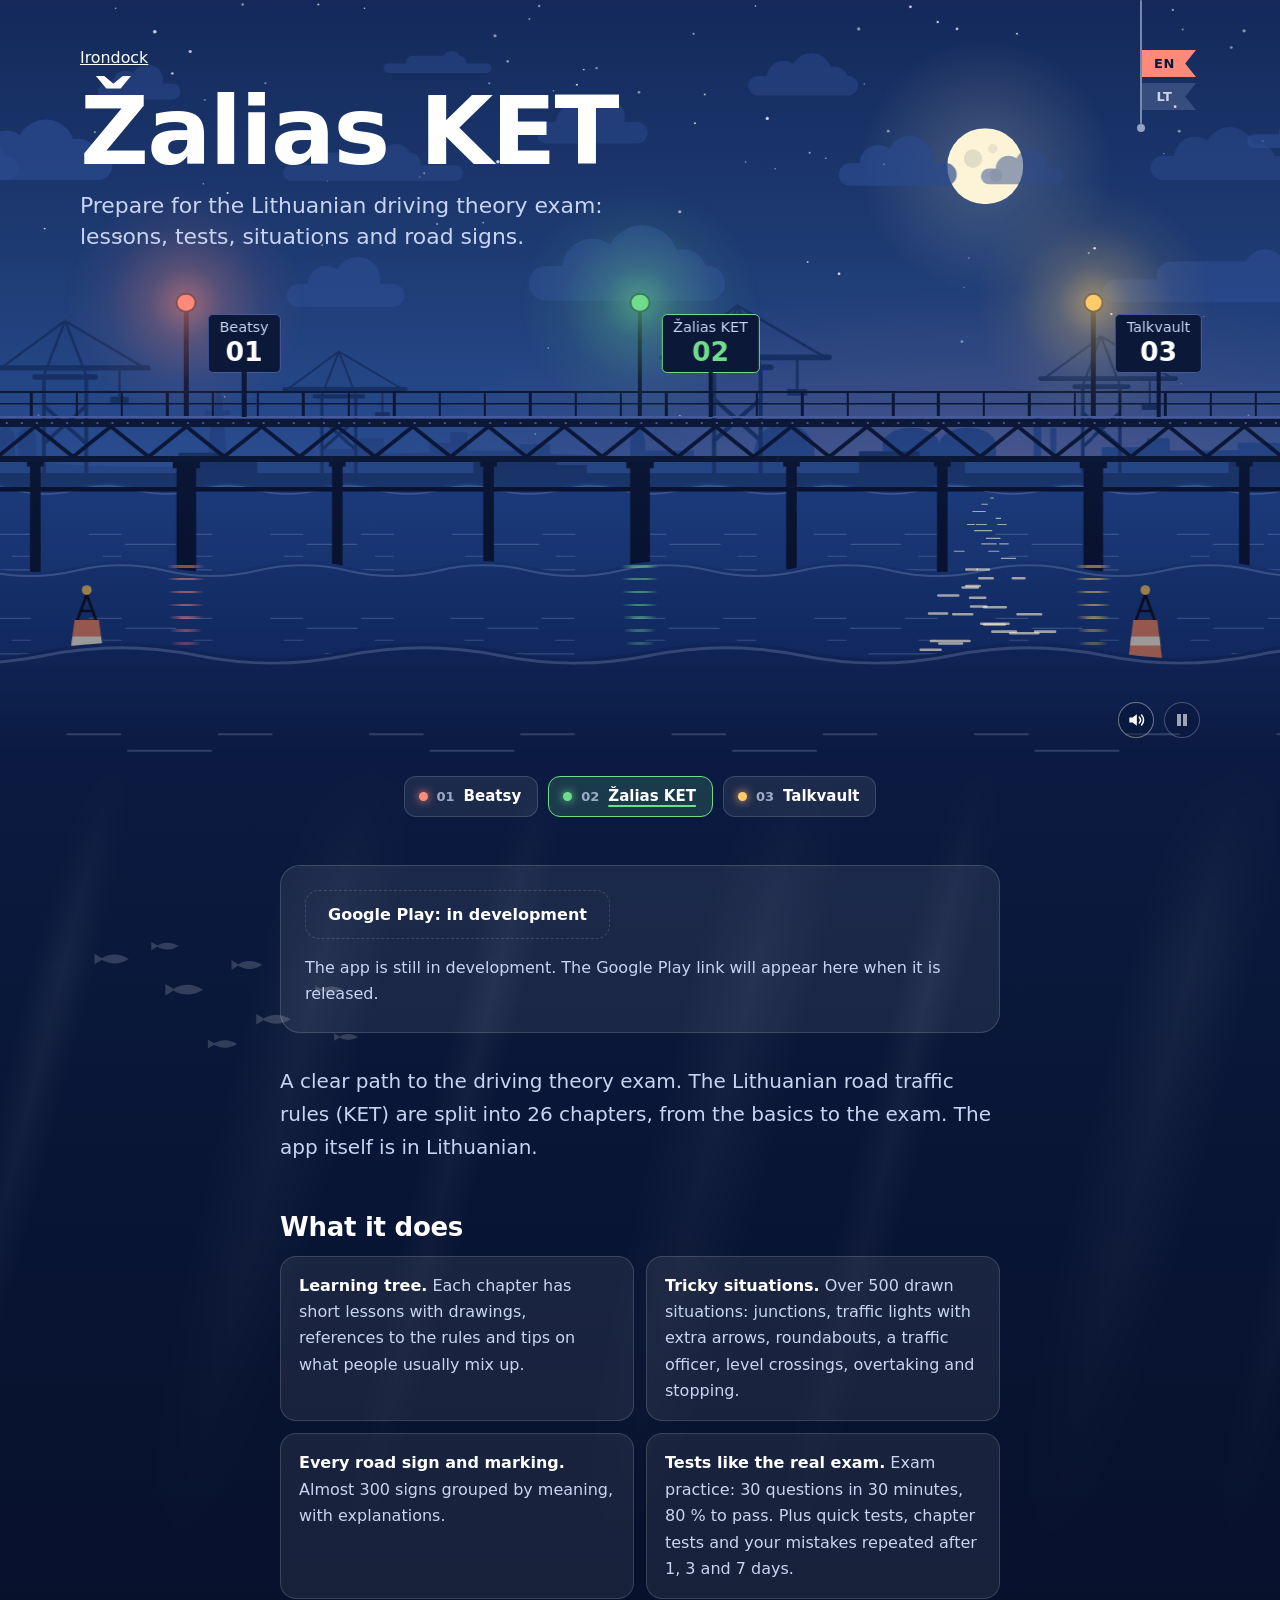
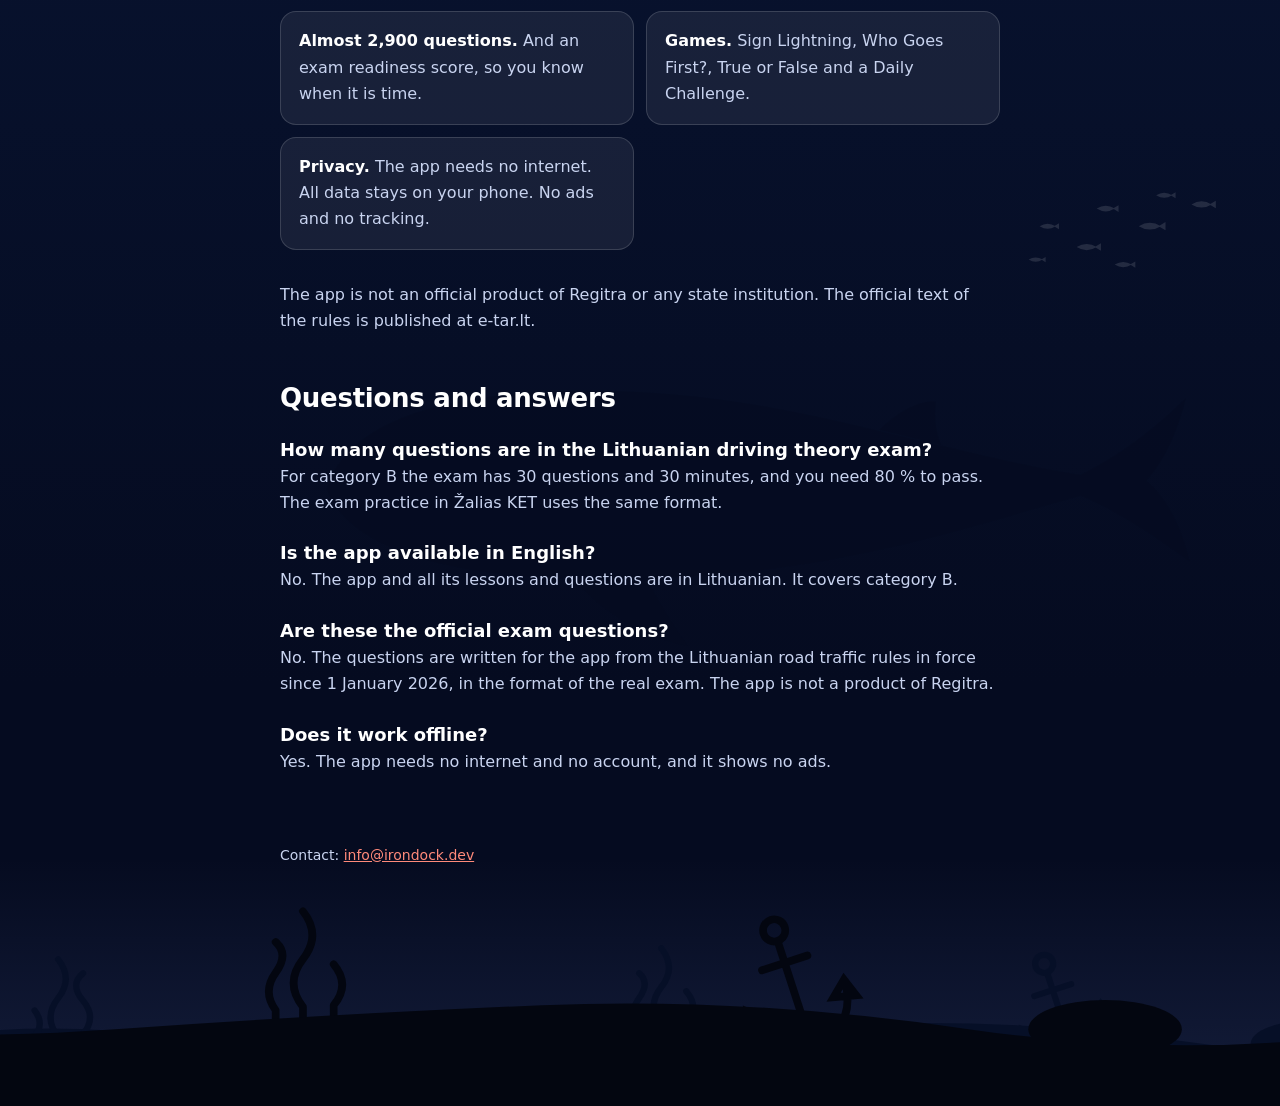
<file: zalias-ket/index.html>
<!doctype html>
<html lang="en">
<head>
<meta charset="utf-8">
<meta name="viewport" content="width=device-width, initial-scale=1">
<title>Žalias KET – driving theory</title>
<meta name="description" content="Žalias KET prepares you for the Lithuanian driving theory exam: 26 chapters of lessons, almost 2,900 questions, over 500 traffic situations and every road sign.">
<link rel="canonical" href="https://irondock.dev/zalias-ket/">
<link rel="alternate" hreflang="en" href="https://irondock.dev/zalias-ket/">
<link rel="alternate" hreflang="lt" href="https://irondock.dev/lt/zalias-ket/">
<link rel="alternate" hreflang="x-default" href="https://irondock.dev/zalias-ket/">
<meta property="og:type" content="website">
<meta property="og:site_name" content="Irondock">
<meta property="og:title" content="Žalias KET – driving theory">
<meta property="og:description" content="Žalias KET prepares you for the Lithuanian driving theory exam: 26 chapters of lessons, almost 2,900 questions, over 500 traffic situations and every road sign.">
<meta property="og:url" content="https://irondock.dev/zalias-ket/">
<meta property="og:image" content="https://irondock.dev/og.png">
<meta name="twitter:card" content="summary_large_image">
<meta name="robots" content="max-image-preview:large">
<meta name="theme-color" content="#14295a">
<link rel="icon" href="../favicon.svg" type="image/svg+xml">
<script>
// Time of day for the scene: the visitor's own clock, with sunrise and sunset worked out for about 55 degrees north.
(function(){function now(){var d=new Date,y=d.getFullYear(),n=(d-new Date(y,0,0))/864e5,
a=-.4091*Math.cos(6.2832*(n+10)/365),h=Math.acos(Math.max(-1,Math.min(1,-1.428*Math.tan(a))))*3.8197,
z=(Math.max(new Date(y,0,1).getTimezoneOffset(),new Date(y,6,1).getTimezoneOffset())-d.getTimezoneOffset())/60,
t=d.getHours()+d.getMinutes()/60-12.4-z,s=Math.abs(t);return s<h-.7?"day":s<h+.7?t<0?"dawn":"dusk":"night"}
var o;try{o=sessionStorage.getItem("sky")}catch(e){}
window.skyNow=now;document.documentElement.dataset.sky=/^(dawn|day|dusk|night)$/.test(o)?o:now()})()
</script>
<link rel="stylesheet" href="../dock.css?v=35">
<script type="application/ld+json">
[
  {
    "@context": "https://schema.org",
    "@type": "SoftwareApplication",
    "name": "Žalias KET",
    "url": "https://irondock.dev/zalias-ket/",
    "description": "Prepare for the Lithuanian driving theory exam: lessons, tests, situations and road signs.",
    "operatingSystem": "Android",
    "applicationCategory": "EducationalApplication",
    "inLanguage": "lt"
  },
  {
    "@context": "https://schema.org",
    "@type": "BreadcrumbList",
    "itemListElement": [
      {
        "@type": "ListItem",
        "position": 1,
        "name": "Irondock",
        "item": "https://irondock.dev/"
      },
      {
        "@type": "ListItem",
        "position": 2,
        "name": "Žalias KET",
        "item": "https://irondock.dev/zalias-ket/"
      }
    ]
  }
]
</script>
</head>
<body data-berth="2">
<!-- The scene, the berth list and the language flags are the same on every page; only --cam (which berth the
     camera is at) and the link targets differ. dock.js keeps them in place when you move between pages.
     --stations is the number of the last berth. -->
<header class="hero" style="--cam: 2; --stations: 3">
  <div class="layer layer--stars"><div class="shift"></div></div>
  <div class="layer layer--orb"><div class="shift"><button class="orb" type="button" data-sync="sky" aria-label="Change the time of day" title="Change the time of day"></button></div></div>
  <div class="layer layer--clouds-far"><div class="shift"><i class="drift"></i></div></div>
  <div class="layer layer--clouds-near"><div class="shift"><i class="drift"></i></div></div>
  <div class="layer layer--skyline"><div class="shift"></div></div>
  <div class="layer layer--cranes"><div class="shift"></div></div>
  <div class="layer layer--gulls" aria-hidden="true"><div class="shift">
    <i class="gull" style="--y: 27em; --s: 0.7; --t: 62s; --d: -8s; --w: 3.3s; --x: 12%"></i>
    <i class="gull gull--back" style="--y: 36em; --s: 1; --t: 44s; --d: -31s; --w: 2.7s; --x: 34%"></i>
    <i class="gull" style="--y: 31em; --s: 0.6; --t: 70s; --d: -52s; --w: 3.6s; --x: 58%"></i>
    <i class="gull" style="--y: 40em; --s: 1.3; --t: 36s; --d: -20s; --w: 2.4s; --x: 76%"></i>
    <i class="gull gull--back" style="--y: 45em; --s: 0.85; --t: 50s; --d: -3s; --w: 3s; --x: 90%"></i>
  </div></div>
  <div class="layer layer--swell"><div class="shift"><i class="flow"></i></div></div>
  <div class="layer layer--glitter"><div class="shift"><i class="glitter glitter--far"></i></div></div>
  <div class="layer layer--dock" aria-hidden="true"><div class="shift" data-swap-lang="dock">
    <a class="mark mark--home" href="../" data-nav data-berth="0" tabindex="-1" style="--n: 0; --berth: #fff1cf"><i class="lamp"></i></a>
    <a class="mark" href="../beatsy/" data-nav data-berth="1" tabindex="-1" style="--n: 1; --berth: #ff8a7a"><i class="lamp lamp--pulse"></i><span class="plate">Beatsy <b>01</b></span></a>
    <a class="mark" href="../zalias-ket/" data-nav data-berth="2" tabindex="-1" style="--n: 2; --berth: #6fdc8c" aria-current="page"><i class="lamp"></i><span class="plate">Žalias KET <b>02</b></span></a>
    <a class="mark" href="../talkvault/" data-nav data-berth="3" tabindex="-1" style="--n: 3; --berth: #ffcb6b"><i class="lamp"></i><span class="plate">Talkvault <b>03</b></span></a>
  </div></div>
  <div class="layer layer--water" aria-hidden="true"><div class="shift">
    <i class="flow"></i>
    <i class="reflection" style="--n: 0; --berth: #fff1cf"></i>
    <i class="reflection" style="--n: 1; --berth: #ff8a7a"></i>
    <i class="reflection" style="--n: 2; --berth: #6fdc8c"></i>
    <i class="reflection" style="--n: 3; --berth: #ffcb6b"></i>
  </div></div>
  <div class="layer layer--glitter"><div class="shift"><i class="glitter glitter--near"></i><i class="glitter glitter--near glitter--alt"></i></div></div>
  <div class="layer layer--surf"><div class="shift"><i class="flow"></i></div></div>
  <div class="hero-text">
    <div data-swap="hero">
      <p class="crumb"><a href="../" data-nav>Irondock</a></p>
      <h1>Žalias KET</h1>
      <p class="lead">Prepare for the Lithuanian driving theory exam: lessons, tests, situations and road signs.</p>
    </div>
  </div>
  <a class="lang" href="../lt/zalias-ket/" data-nav data-sync="lang" hreflang="lt" aria-label="Lietuviškai">
    <span class="flag flag--en" aria-hidden="true">EN</span>
    <span class="flag flag--lt" aria-hidden="true">LT</span>
  </a>
  <button class="sound" type="button" data-sync="sound" data-on="Turn on the sea sounds" data-off="Turn off the sea sounds" aria-label="Turn on the sea sounds" title="Turn on the sea sounds"></button>
  <input class="volume" type="range" min="0" max="100" value="10" data-sync="volume" aria-label="Volume" title="Volume">
  <button class="pause" type="button" data-sync="pause" data-pause="Pause the animation" data-play="Play the animation" aria-label="Pause the animation" title="Pause the animation"></button>
</header>

<div class="depths">
<nav class="berths" aria-label="Apps" data-swap-lang="nav">
  <a class="berth" href="../beatsy/" data-nav data-berth="1" style="--berth: #ff8a7a">
    <b class="berth-no">01</b>
    <strong>Beatsy</strong>
    <p>Check your heart rate with your phone camera. Ads never interrupt a measurement, and your data stays on your phone.</p>
  </a>
  <a class="berth" href="../zalias-ket/" data-nav data-berth="2" style="--berth: #6fdc8c" aria-current="page">
    <b class="berth-no">02</b>
    <strong>Žalias KET</strong>
    <p>Prepare for the Lithuanian driving theory exam: lessons, tests, traffic situations and every road sign. The app is in Lithuanian.</p>
  </a>
  <a class="berth" href="../talkvault/" data-nav data-berth="3" style="--berth: #ffcb6b">
    <b class="berth-no">03</b>
    <strong>Talkvault</strong>
    <p>Records your phone calls automatically and keeps them on your phone, sorted by contact.</p>
  </a>
</nav>

<main class="content" data-swap="main">
  <div class="download">
    <!-- Google Play: when the app is published, replace this <span> with
         <a class="button" href="https://play.google.com/store/apps/details?id=PACKAGE">Get it on Google Play</a>
         and delete the paragraph under it. -->
    <span class="button button--soon">Google Play: in development</span>
    <p>The app is still in development. The Google Play link will appear here when it is released.</p>
  </div>
  <p class="intro">A clear path to the driving theory exam. The Lithuanian road traffic rules (KET) are split into 26 chapters, from the basics to the exam. The app itself is in Lithuanian.</p>
  <h2>What it does</h2>
  <ul class="facts">
    <li><strong>Learning tree.</strong> Each chapter has short lessons with drawings, references to the rules and tips on what people usually mix up.</li>
    <li><strong>Tricky situations.</strong> Over 500 drawn situations: junctions, traffic lights with extra arrows, roundabouts, a traffic officer, level crossings, overtaking and stopping.</li>
    <li><strong>Every road sign and marking.</strong> Almost 300 signs grouped by meaning, with explanations.</li>
    <li><strong>Tests like the real exam.</strong> Exam practice: 30 questions in 30 minutes, 80 % to pass. Plus quick tests, chapter tests and your mistakes repeated after 1, 3 and 7 days.</li>
    <li><strong>Almost 2,900 questions.</strong> And an exam readiness score, so you know when it is time.</li>
    <li><strong>Games.</strong> Sign Lightning, Who Goes First?, True or False and a Daily Challenge.</li>
    <li><strong>Privacy.</strong> The app needs no internet. All data stays on your phone. No ads and no tracking.</li>
  </ul>
  <p>The app is not an official product of Regitra or any state institution. The official text of the rules is published at e-tar.lt.</p>
  <h2>Questions and answers</h2>
  <h3>How many questions are in the Lithuanian driving theory exam?</h3>
  <p>For category B the exam has 30 questions and 30 minutes, and you need 80 % to pass. The exam practice in Žalias KET uses the same format.</p>
  <h3>Is the app available in English?</h3>
  <p>No. The app and all its lessons and questions are in Lithuanian. It covers category B.</p>
  <h3>Are these the official exam questions?</h3>
  <p>No. The questions are written for the app from the Lithuanian road traffic rules in force since 1 January 2026, in the format of the real exam. The app is not a product of Regitra.</p>
  <h3>Does it work offline?</h3>
  <p>Yes. The app needs no internet and no account, and it shows no ads.</p>
</main>

<footer data-swap-lang="footer">Contact: <a href="mailto:info@irondock.dev">info@irondock.dev</a></footer>
<i class="weed weed--far" aria-hidden="true"></i><i class="weed weed--near" aria-hidden="true"></i>
</div>
<script src="../dock.js?v=35"></script>
<!-- Cloudflare Web Analytics: counts visits without cookies; it also counts the moves between pages that dock.js makes. -->
<script type="module" src="https://static.cloudflareinsights.com/beacon.min.js" data-cf-beacon='{"token": "96d54a9489684856a3a3aa5e02940080"}'></script>
</body>
</html>
</file>
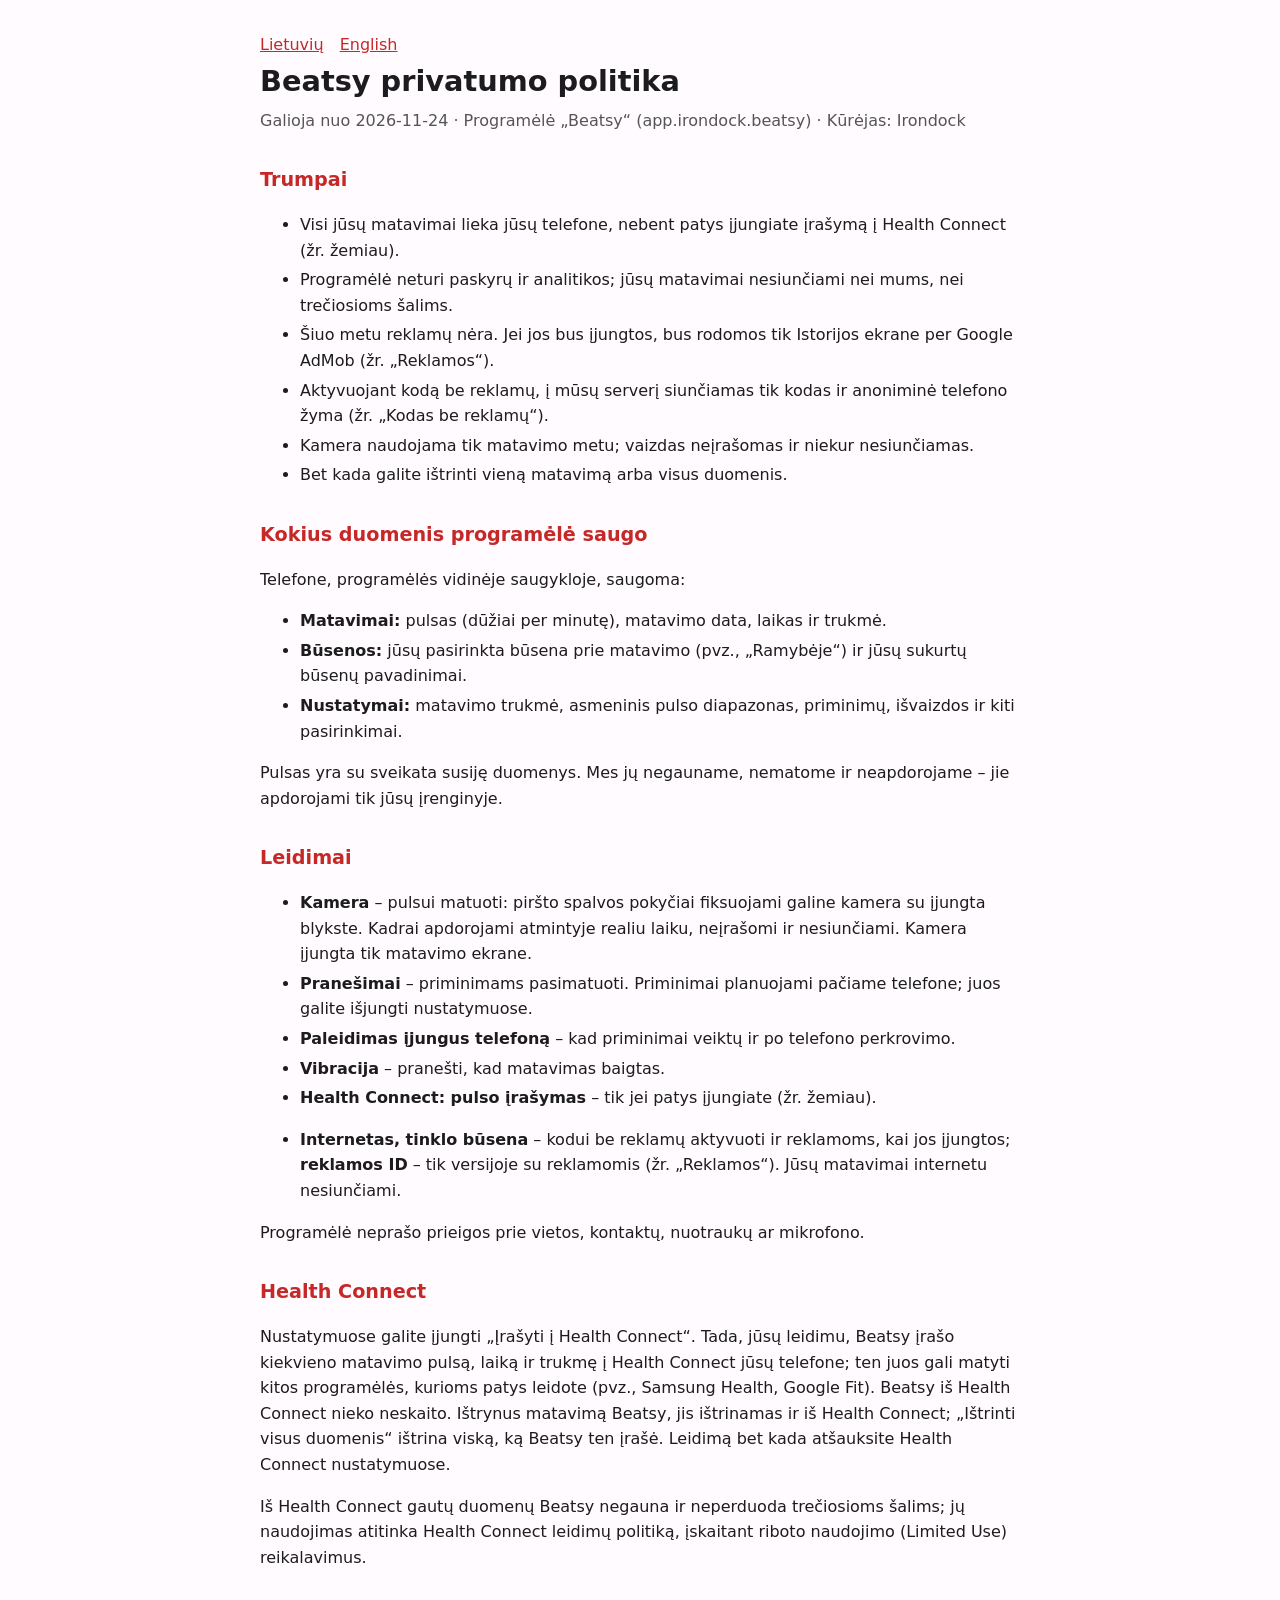
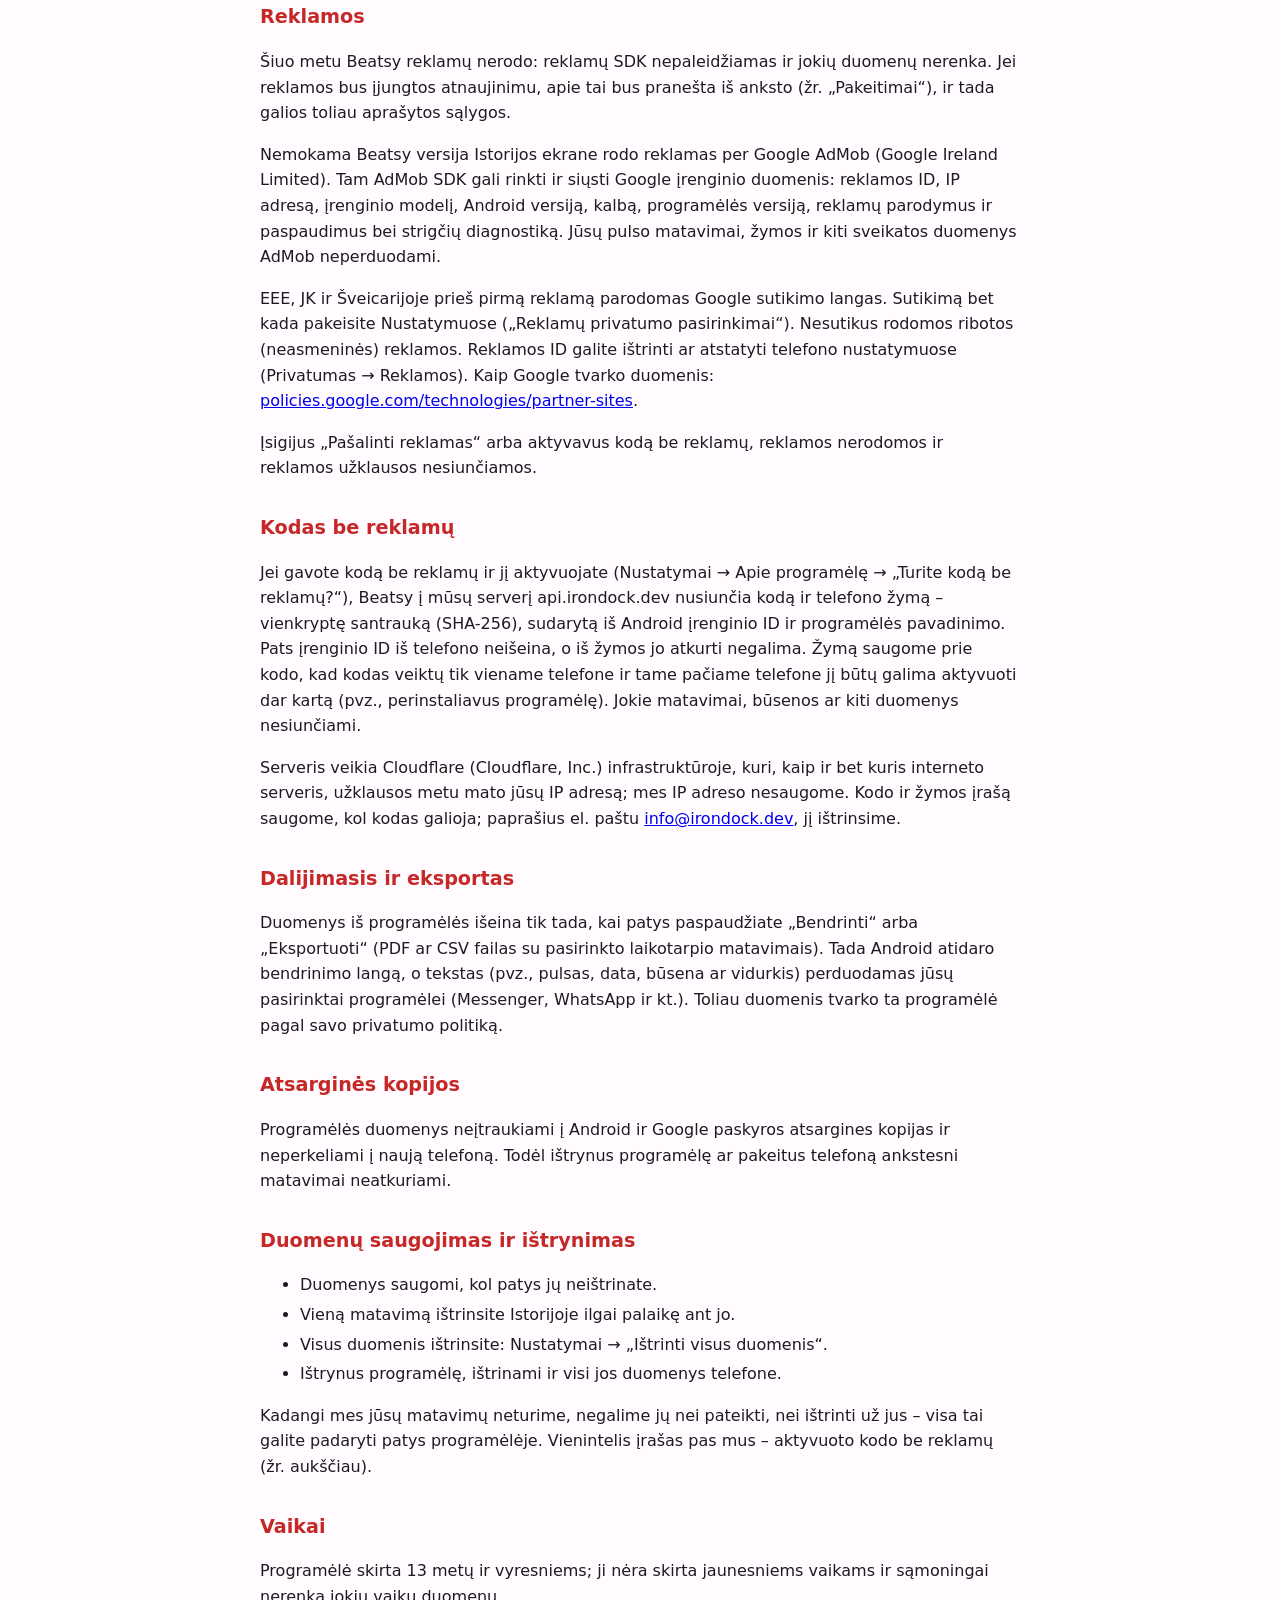
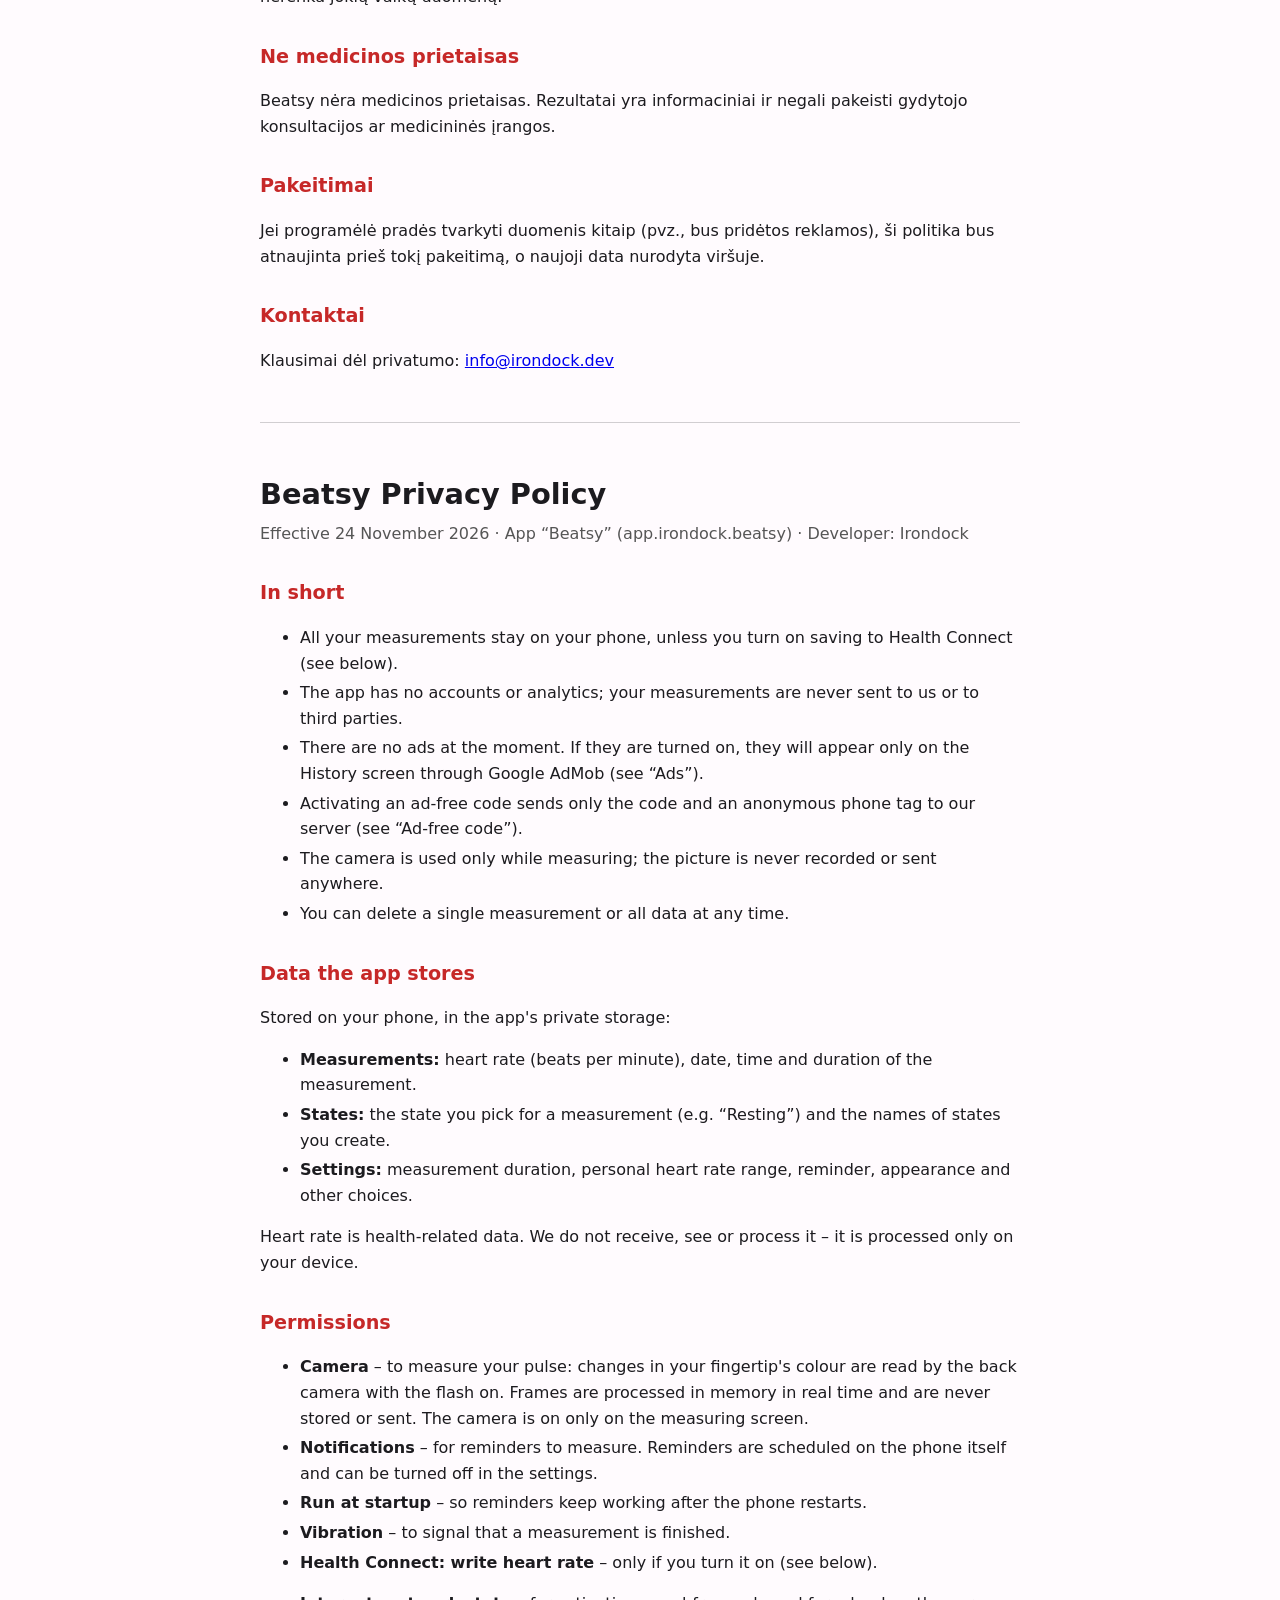
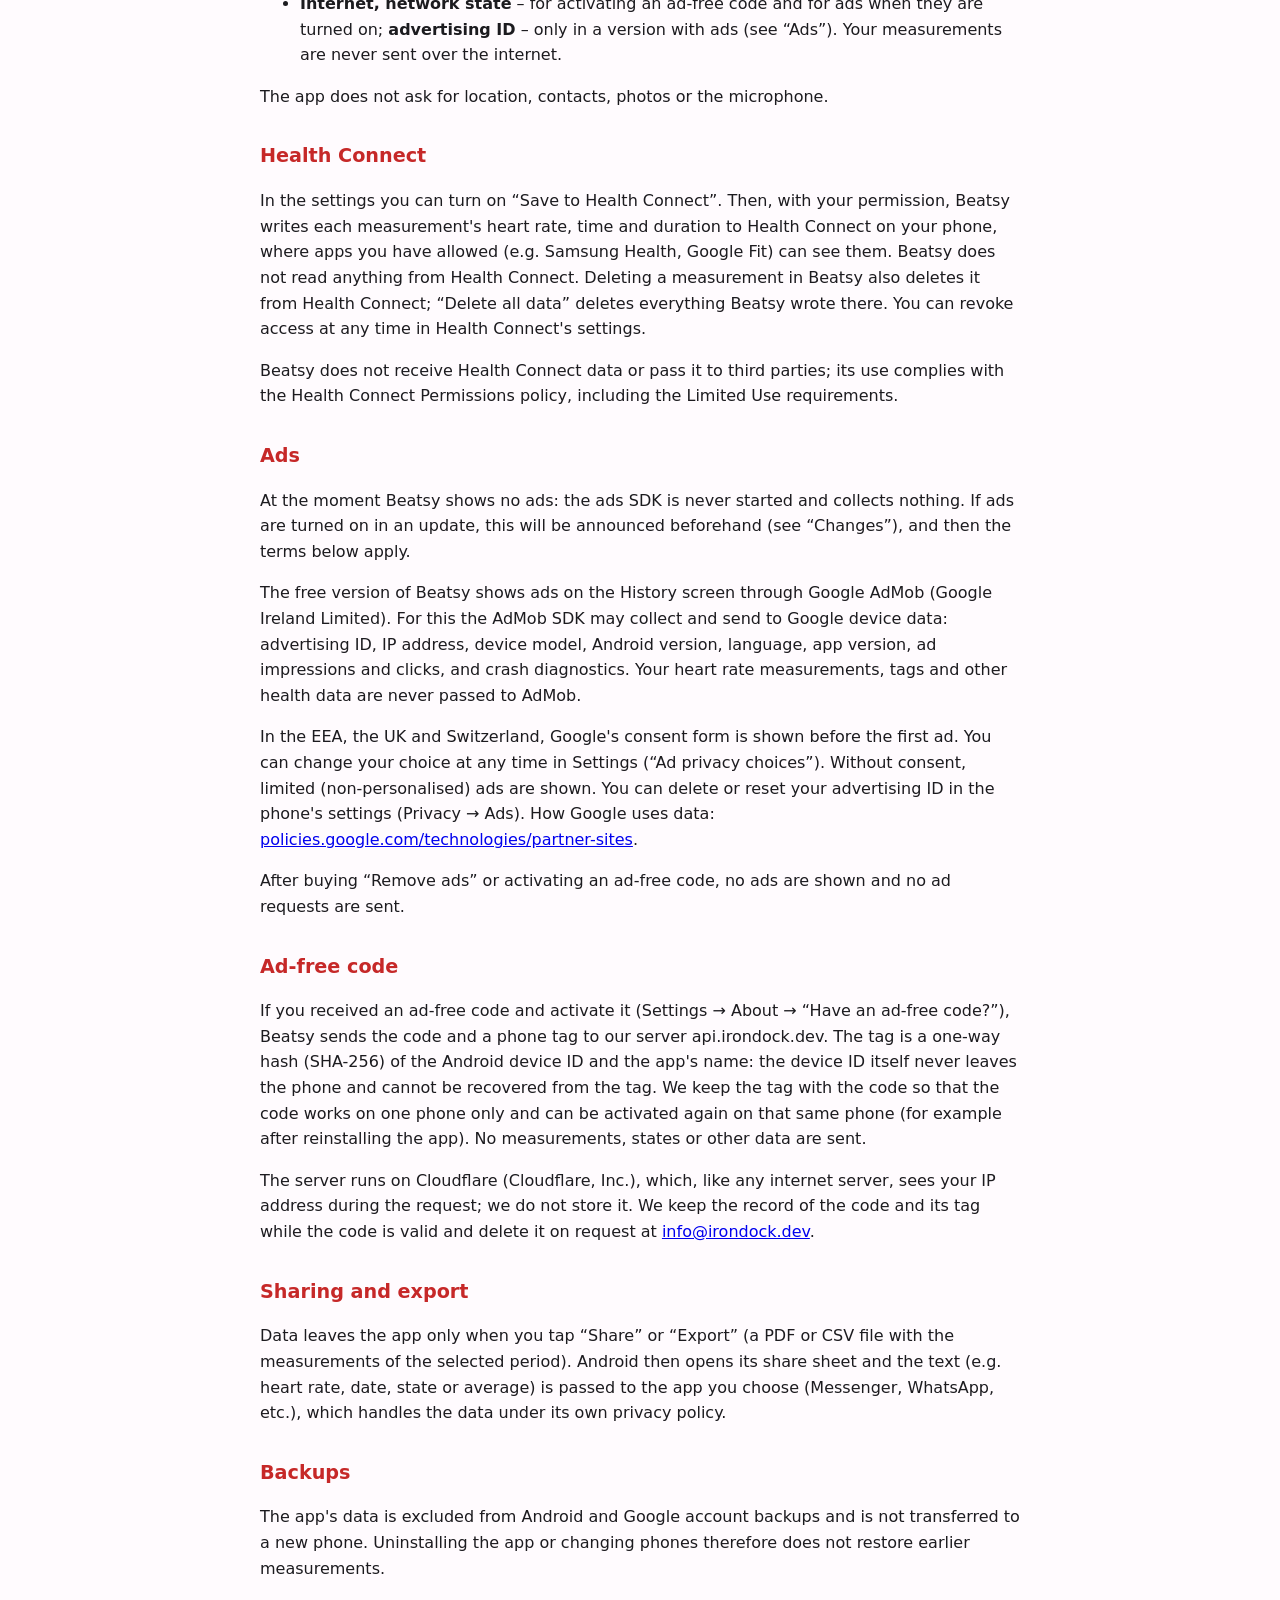
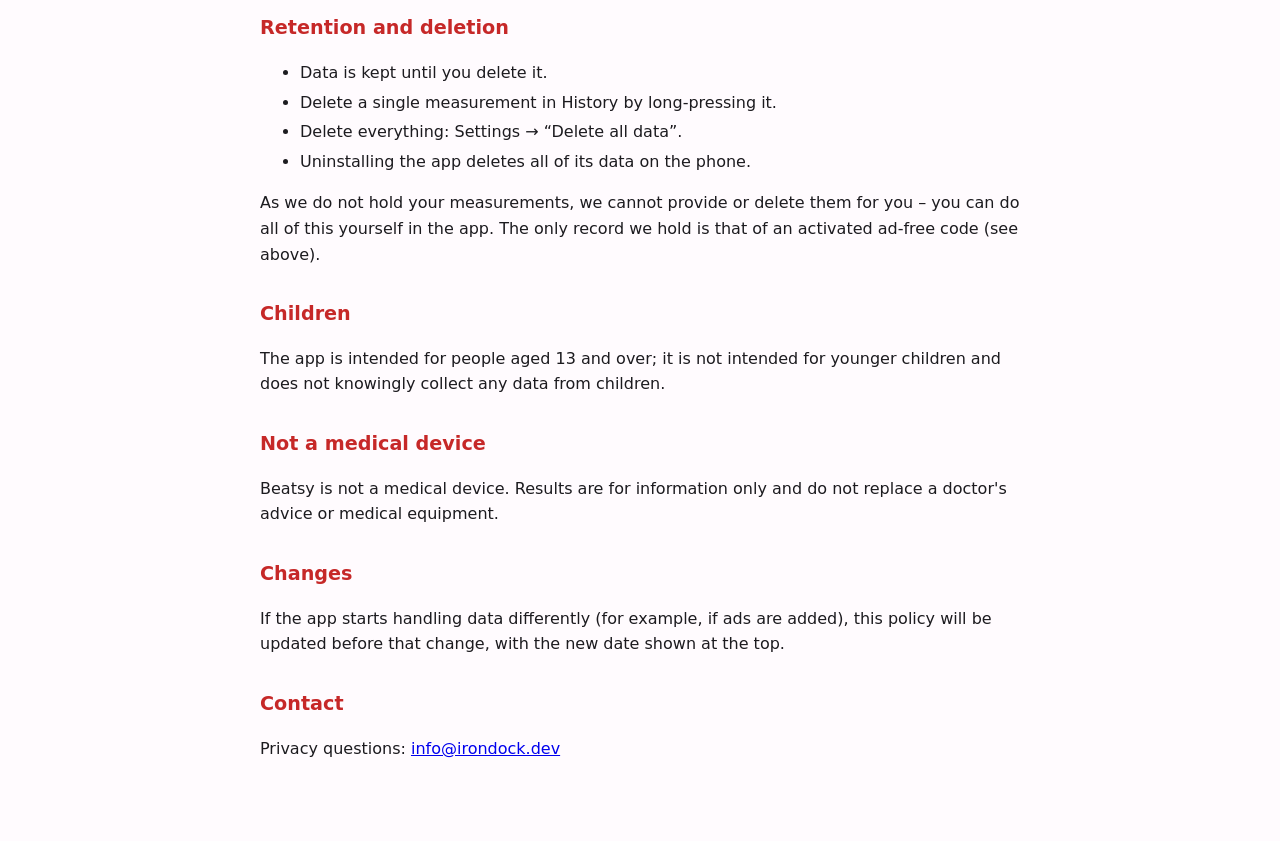
<file: beatsy/privacy/index.html>
<!doctype html>
<html lang="lt">
<head>
<meta charset="utf-8">
<meta name="viewport" content="width=device-width, initial-scale=1">
<title>Beatsy – Privatumo politika / Privacy Policy</title>
<style>
  :root { color-scheme: light dark; --text: #1c1b1f; --muted: #555; --bg: #fffbfe; --accent: #c62828; }
  @media (prefers-color-scheme: dark) { :root { --text: #e6e1e5; --muted: #aaa; --bg: #141218; --accent: #ff8a80; } }
  body { margin: 0; background: var(--bg); color: var(--text); font: 16px/1.6 system-ui, -apple-system, "Segoe UI", Roboto, sans-serif; }
  main { max-width: 760px; margin: 0 auto; padding: 32px 16px 64px; }
  h1 { font-size: 1.8rem; margin: 0 0 4px; }
  h2 { font-size: 1.2rem; margin: 32px 0 8px; color: var(--accent); }
  .meta { color: var(--muted); margin: 0 0 24px; }
  nav a { color: var(--accent); margin-right: 16px; }
  hr { border: 0; border-top: 1px solid color-mix(in srgb, var(--text) 20%, transparent); margin: 48px 0; }
  li { margin: 4px 0; }
</style>
</head>
<body>
<main>
<nav><a href="#lt">Lietuvių</a><a href="#en">English</a></nav>

<section id="lt" lang="lt">
<h1>Beatsy privatumo politika</h1>
<p class="meta">Galioja nuo 2026-11-24 · Programėlė „Beatsy“ (app.irondock.beatsy) · Kūrėjas: Irondock</p>

<h2>Trumpai</h2>
<ul>
  <li>Visi jūsų matavimai lieka jūsų telefone, nebent patys įjungiate įrašymą į Health Connect (žr. žemiau).</li>
  <li>Programėlė neturi paskyrų ir analitikos; jūsų matavimai nesiunčiami nei mums, nei trečiosioms šalims.</li>
  <li>Šiuo metu reklamų nėra. Jei jos bus įjungtos, bus rodomos tik Istorijos ekrane per Google AdMob (žr. „Reklamos“).</li>
  <li>Aktyvuojant kodą be reklamų, į mūsų serverį siunčiamas tik kodas ir anoniminė telefono žyma (žr. „Kodas be reklamų“).</li>
  <li>Kamera naudojama tik matavimo metu; vaizdas neįrašomas ir niekur nesiunčiamas.</li>
  <li>Bet kada galite ištrinti vieną matavimą arba visus duomenis.</li>
</ul>

<h2>Kokius duomenis programėlė saugo</h2>
<p>Telefone, programėlės vidinėje saugykloje, saugoma:</p>
<ul>
  <li><strong>Matavimai:</strong> pulsas (dūžiai per minutę), matavimo data, laikas ir trukmė.</li>
  <li><strong>Būsenos:</strong> jūsų pasirinkta būsena prie matavimo (pvz., „Ramybėje“) ir jūsų sukurtų būsenų pavadinimai.</li>
  <li><strong>Nustatymai:</strong> matavimo trukmė, asmeninis pulso diapazonas, priminimų, išvaizdos ir kiti pasirinkimai.</li>
</ul>
<p>Pulsas yra su sveikata susiję duomenys. Mes jų negauname, nematome ir neapdorojame – jie apdorojami tik jūsų įrenginyje.</p>

<h2>Leidimai</h2>
<ul>
  <li><strong>Kamera</strong> – pulsui matuoti: piršto spalvos pokyčiai fiksuojami galine kamera su įjungta blykste. Kadrai apdorojami atmintyje realiu laiku, neįrašomi ir nesiunčiami. Kamera įjungta tik matavimo ekrane.</li>
  <li><strong>Pranešimai</strong> – priminimams pasimatuoti. Priminimai planuojami pačiame telefone; juos galite išjungti nustatymuose.</li>
  <li><strong>Paleidimas įjungus telefoną</strong> – kad priminimai veiktų ir po telefono perkrovimo.</li>
  <li><strong>Vibracija</strong> – pranešti, kad matavimas baigtas.</li>
  <li><strong>Health Connect: pulso įrašymas</strong> – tik jei patys įjungiate (žr. žemiau).</li>
</ul>
<ul>
  <li><strong>Internetas, tinklo būsena</strong> – kodui be reklamų aktyvuoti ir reklamoms, kai jos įjungtos; <strong>reklamos ID</strong> – tik versijoje su reklamomis (žr. „Reklamos“). Jūsų matavimai internetu nesiunčiami.</li>
</ul>
<p>Programėlė neprašo prieigos prie vietos, kontaktų, nuotraukų ar mikrofono.</p>

<h2>Health Connect</h2>
<p>Nustatymuose galite įjungti „Įrašyti į Health Connect“. Tada, jūsų leidimu, Beatsy įrašo kiekvieno matavimo pulsą, laiką ir trukmę į Health Connect jūsų telefone; ten juos gali matyti kitos programėlės, kurioms patys leidote (pvz., Samsung Health, Google Fit). Beatsy iš Health Connect nieko neskaito. Ištrynus matavimą Beatsy, jis ištrinamas ir iš Health Connect; „Ištrinti visus duomenis“ ištrina viską, ką Beatsy ten įrašė. Leidimą bet kada atšauksite Health Connect nustatymuose.</p>
<p>Iš Health Connect gautų duomenų Beatsy negauna ir neperduoda trečiosioms šalims; jų naudojimas atitinka Health Connect leidimų politiką, įskaitant riboto naudojimo (Limited Use) reikalavimus.</p>

<h2>Reklamos</h2>
<p>Šiuo metu Beatsy reklamų nerodo: reklamų SDK nepaleidžiamas ir jokių duomenų nerenka. Jei reklamos bus įjungtos atnaujinimu, apie tai bus pranešta iš anksto (žr. „Pakeitimai“), ir tada galios toliau aprašytos sąlygos.</p>
<p>Nemokama Beatsy versija Istorijos ekrane rodo reklamas per Google AdMob (Google Ireland Limited). Tam AdMob SDK gali rinkti ir siųsti Google įrenginio duomenis: reklamos ID, IP adresą, įrenginio modelį, Android versiją, kalbą, programėlės versiją, reklamų parodymus ir paspaudimus bei strigčių diagnostiką. Jūsų pulso matavimai, žymos ir kiti sveikatos duomenys AdMob neperduodami.</p>
<p>EEE, JK ir Šveicarijoje prieš pirmą reklamą parodomas Google sutikimo langas. Sutikimą bet kada pakeisite Nustatymuose („Reklamų privatumo pasirinkimai“). Nesutikus rodomos ribotos (neasmeninės) reklamos. Reklamos ID galite ištrinti ar atstatyti telefono nustatymuose (Privatumas → Reklamos). Kaip Google tvarko duomenis: <a href="https://policies.google.com/technologies/partner-sites">policies.google.com/technologies/partner-sites</a>.</p>
<p>Įsigijus „Pašalinti reklamas“ arba aktyvavus kodą be reklamų, reklamos nerodomos ir reklamos užklausos nesiunčiamos.</p>

<h2>Kodas be reklamų</h2>
<p>Jei gavote kodą be reklamų ir jį aktyvuojate (Nustatymai → Apie programėlę → „Turite kodą be reklamų?“), Beatsy į mūsų serverį api.irondock.dev nusiunčia kodą ir telefono žymą – vienkryptę santrauką (SHA-256), sudarytą iš Android įrenginio ID ir programėlės pavadinimo. Pats įrenginio ID iš telefono neišeina, o iš žymos jo atkurti negalima. Žymą saugome prie kodo, kad kodas veiktų tik viename telefone ir tame pačiame telefone jį būtų galima aktyvuoti dar kartą (pvz., perinstaliavus programėlę). Jokie matavimai, būsenos ar kiti duomenys nesiunčiami.</p>
<p>Serveris veikia Cloudflare (Cloudflare, Inc.) infrastruktūroje, kuri, kaip ir bet kuris interneto serveris, užklausos metu mato jūsų IP adresą; mes IP adreso nesaugome. Kodo ir žymos įrašą saugome, kol kodas galioja; paprašius el. paštu <a href="mailto:info@irondock.dev">info@irondock.dev</a>, jį ištrinsime.</p>

<h2>Dalijimasis ir eksportas</h2>
<p>Duomenys iš programėlės išeina tik tada, kai patys paspaudžiate „Bendrinti“ arba „Eksportuoti“ (PDF ar CSV failas su pasirinkto laikotarpio matavimais). Tada Android atidaro bendrinimo langą, o tekstas (pvz., pulsas, data, būsena ar vidurkis) perduodamas jūsų pasirinktai programėlei (Messenger, WhatsApp ir kt.). Toliau duomenis tvarko ta programėlė pagal savo privatumo politiką.</p>

<h2>Atsarginės kopijos</h2>
<p>Programėlės duomenys neįtraukiami į Android ir Google paskyros atsargines kopijas ir neperkeliami į naują telefoną. Todėl ištrynus programėlę ar pakeitus telefoną ankstesni matavimai neatkuriami.</p>

<h2>Duomenų saugojimas ir ištrynimas</h2>
<ul>
  <li>Duomenys saugomi, kol patys jų neištrinate.</li>
  <li>Vieną matavimą ištrinsite Istorijoje ilgai palaikę ant jo.</li>
  <li>Visus duomenis ištrinsite: Nustatymai → „Ištrinti visus duomenis“.</li>
  <li>Ištrynus programėlę, ištrinami ir visi jos duomenys telefone.</li>
</ul>
<p>Kadangi mes jūsų matavimų neturime, negalime jų nei pateikti, nei ištrinti už jus – visa tai galite padaryti patys programėlėje. Vienintelis įrašas pas mus – aktyvuoto kodo be reklamų (žr. aukščiau).</p>

<h2>Vaikai</h2>
<p>Programėlė skirta 13 metų ir vyresniems; ji nėra skirta jaunesniems vaikams ir sąmoningai nerenka jokių vaikų duomenų.</p>

<h2>Ne medicinos prietaisas</h2>
<p>Beatsy nėra medicinos prietaisas. Rezultatai yra informaciniai ir negali pakeisti gydytojo konsultacijos ar medicininės įrangos.</p>

<h2>Pakeitimai</h2>
<p>Jei programėlė pradės tvarkyti duomenis kitaip (pvz., bus pridėtos reklamos), ši politika bus atnaujinta prieš tokį pakeitimą, o naujoji data nurodyta viršuje.</p>

<h2>Kontaktai</h2>
<p>Klausimai dėl privatumo: <a href="mailto:info@irondock.dev">info@irondock.dev</a></p>
</section>

<hr>

<section id="en" lang="en">
<h1>Beatsy Privacy Policy</h1>
<p class="meta">Effective 24 November 2026 · App “Beatsy” (app.irondock.beatsy) · Developer: Irondock</p>

<h2>In short</h2>
<ul>
  <li>All your measurements stay on your phone, unless you turn on saving to Health Connect (see below).</li>
  <li>The app has no accounts or analytics; your measurements are never sent to us or to third parties.</li>
  <li>There are no ads at the moment. If they are turned on, they will appear only on the History screen through Google AdMob (see “Ads”).</li>
  <li>Activating an ad-free code sends only the code and an anonymous phone tag to our server (see “Ad-free code”).</li>
  <li>The camera is used only while measuring; the picture is never recorded or sent anywhere.</li>
  <li>You can delete a single measurement or all data at any time.</li>
</ul>

<h2>Data the app stores</h2>
<p>Stored on your phone, in the app's private storage:</p>
<ul>
  <li><strong>Measurements:</strong> heart rate (beats per minute), date, time and duration of the measurement.</li>
  <li><strong>States:</strong> the state you pick for a measurement (e.g. “Resting”) and the names of states you create.</li>
  <li><strong>Settings:</strong> measurement duration, personal heart rate range, reminder, appearance and other choices.</li>
</ul>
<p>Heart rate is health-related data. We do not receive, see or process it – it is processed only on your device.</p>

<h2>Permissions</h2>
<ul>
  <li><strong>Camera</strong> – to measure your pulse: changes in your fingertip's colour are read by the back camera with the flash on. Frames are processed in memory in real time and are never stored or sent. The camera is on only on the measuring screen.</li>
  <li><strong>Notifications</strong> – for reminders to measure. Reminders are scheduled on the phone itself and can be turned off in the settings.</li>
  <li><strong>Run at startup</strong> – so reminders keep working after the phone restarts.</li>
  <li><strong>Vibration</strong> – to signal that a measurement is finished.</li>
  <li><strong>Health Connect: write heart rate</strong> – only if you turn it on (see below).</li>
</ul>
<ul>
  <li><strong>Internet, network state</strong> – for activating an ad-free code and for ads when they are turned on; <strong>advertising ID</strong> – only in a version with ads (see “Ads”). Your measurements are never sent over the internet.</li>
</ul>
<p>The app does not ask for location, contacts, photos or the microphone.</p>

<h2>Health Connect</h2>
<p>In the settings you can turn on “Save to Health Connect”. Then, with your permission, Beatsy writes each measurement's heart rate, time and duration to Health Connect on your phone, where apps you have allowed (e.g. Samsung Health, Google Fit) can see them. Beatsy does not read anything from Health Connect. Deleting a measurement in Beatsy also deletes it from Health Connect; “Delete all data” deletes everything Beatsy wrote there. You can revoke access at any time in Health Connect's settings.</p>
<p>Beatsy does not receive Health Connect data or pass it to third parties; its use complies with the Health Connect Permissions policy, including the Limited Use requirements.</p>

<h2>Ads</h2>
<p>At the moment Beatsy shows no ads: the ads SDK is never started and collects nothing. If ads are turned on in an update, this will be announced beforehand (see “Changes”), and then the terms below apply.</p>
<p>The free version of Beatsy shows ads on the History screen through Google AdMob (Google Ireland Limited). For this the AdMob SDK may collect and send to Google device data: advertising ID, IP address, device model, Android version, language, app version, ad impressions and clicks, and crash diagnostics. Your heart rate measurements, tags and other health data are never passed to AdMob.</p>
<p>In the EEA, the UK and Switzerland, Google's consent form is shown before the first ad. You can change your choice at any time in Settings (“Ad privacy choices”). Without consent, limited (non-personalised) ads are shown. You can delete or reset your advertising ID in the phone's settings (Privacy → Ads). How Google uses data: <a href="https://policies.google.com/technologies/partner-sites">policies.google.com/technologies/partner-sites</a>.</p>
<p>After buying “Remove ads” or activating an ad-free code, no ads are shown and no ad requests are sent.</p>

<h2>Ad-free code</h2>
<p>If you received an ad-free code and activate it (Settings → About → “Have an ad-free code?”), Beatsy sends the code and a phone tag to our server api.irondock.dev. The tag is a one-way hash (SHA-256) of the Android device ID and the app's name: the device ID itself never leaves the phone and cannot be recovered from the tag. We keep the tag with the code so that the code works on one phone only and can be activated again on that same phone (for example after reinstalling the app). No measurements, states or other data are sent.</p>
<p>The server runs on Cloudflare (Cloudflare, Inc.), which, like any internet server, sees your IP address during the request; we do not store it. We keep the record of the code and its tag while the code is valid and delete it on request at <a href="mailto:info@irondock.dev">info@irondock.dev</a>.</p>

<h2>Sharing and export</h2>
<p>Data leaves the app only when you tap “Share” or “Export” (a PDF or CSV file with the measurements of the selected period). Android then opens its share sheet and the text (e.g. heart rate, date, state or average) is passed to the app you choose (Messenger, WhatsApp, etc.), which handles the data under its own privacy policy.</p>

<h2>Backups</h2>
<p>The app's data is excluded from Android and Google account backups and is not transferred to a new phone. Uninstalling the app or changing phones therefore does not restore earlier measurements.</p>

<h2>Retention and deletion</h2>
<ul>
  <li>Data is kept until you delete it.</li>
  <li>Delete a single measurement in History by long-pressing it.</li>
  <li>Delete everything: Settings → “Delete all data”.</li>
  <li>Uninstalling the app deletes all of its data on the phone.</li>
</ul>
<p>As we do not hold your measurements, we cannot provide or delete them for you – you can do all of this yourself in the app. The only record we hold is that of an activated ad-free code (see above).</p>

<h2>Children</h2>
<p>The app is intended for people aged 13 and over; it is not intended for younger children and does not knowingly collect any data from children.</p>

<h2>Not a medical device</h2>
<p>Beatsy is not a medical device. Results are for information only and do not replace a doctor's advice or medical equipment.</p>

<h2>Changes</h2>
<p>If the app starts handling data differently (for example, if ads are added), this policy will be updated before that change, with the new date shown at the top.</p>

<h2>Contact</h2>
<p>Privacy questions: <a href="mailto:info@irondock.dev">info@irondock.dev</a></p>
</section>
</main>
</body>
</html>
</file>
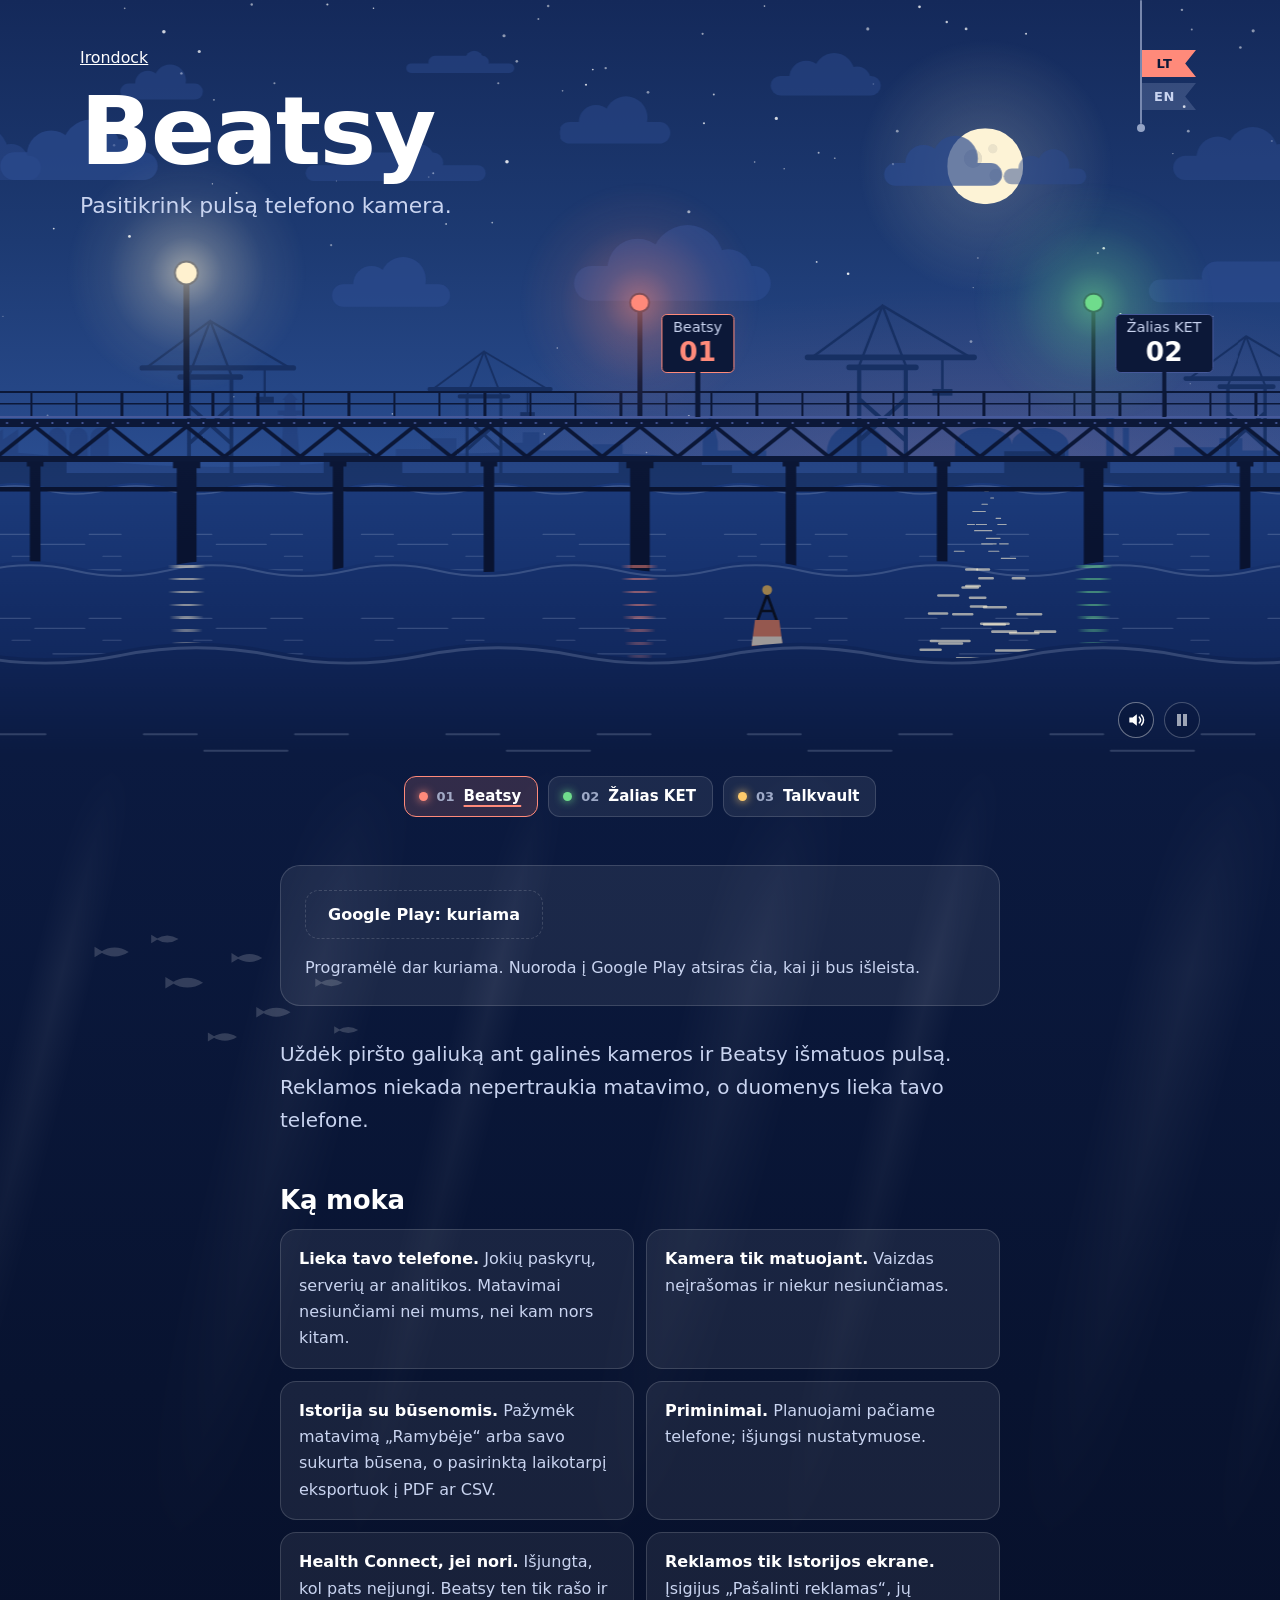
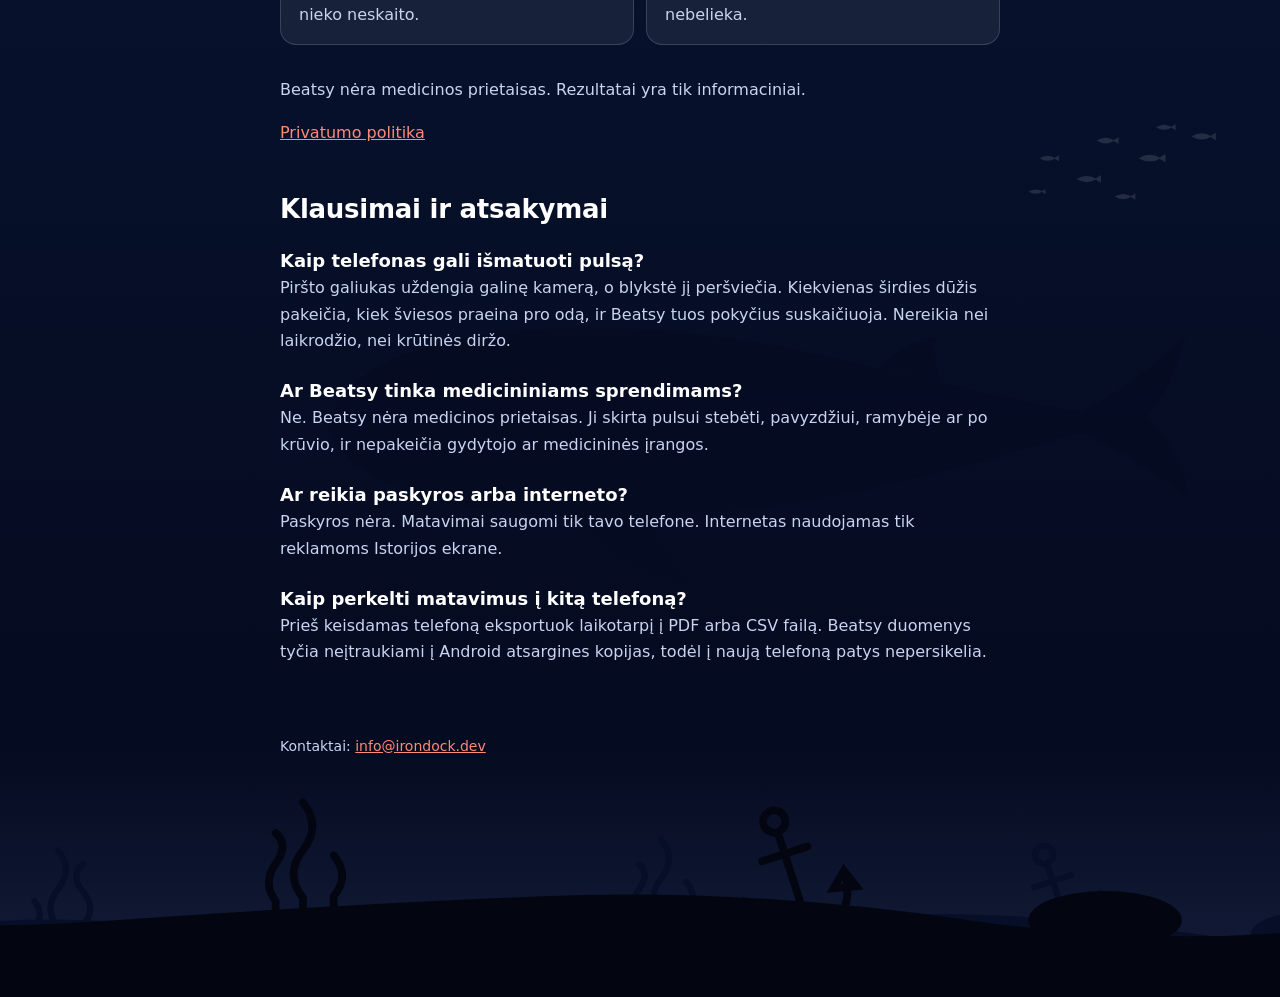
<file: lt/beatsy/index.html>
<!doctype html>
<html lang="lt">
<head>
<meta charset="utf-8">
<meta name="viewport" content="width=device-width, initial-scale=1">
<title>Beatsy – pulso matuoklis</title>
<meta name="description" content="Beatsy išmatuoja pulsą telefono kamera. Be paskyros ir analitikos, reklamos niekada nepertraukia matavimo, o duomenys lieka tavo telefone.">
<link rel="canonical" href="https://irondock.dev/lt/beatsy/">
<link rel="alternate" hreflang="en" href="https://irondock.dev/beatsy/">
<link rel="alternate" hreflang="lt" href="https://irondock.dev/lt/beatsy/">
<link rel="alternate" hreflang="x-default" href="https://irondock.dev/beatsy/">
<meta property="og:type" content="website">
<meta property="og:site_name" content="Irondock">
<meta property="og:title" content="Beatsy – pulso matuoklis">
<meta property="og:description" content="Beatsy išmatuoja pulsą telefono kamera. Be paskyros ir analitikos, reklamos niekada nepertraukia matavimo, o duomenys lieka tavo telefone.">
<meta property="og:url" content="https://irondock.dev/lt/beatsy/">
<meta property="og:image" content="https://irondock.dev/og.png">
<meta name="twitter:card" content="summary_large_image">
<meta name="robots" content="max-image-preview:large">
<meta name="theme-color" content="#14295a">
<link rel="icon" href="../../favicon.svg" type="image/svg+xml">
<script>
// Time of day for the scene: the visitor's own clock, with sunrise and sunset worked out for about 55 degrees north.
(function(){function now(){var d=new Date,y=d.getFullYear(),n=(d-new Date(y,0,0))/864e5,
a=-.4091*Math.cos(6.2832*(n+10)/365),h=Math.acos(Math.max(-1,Math.min(1,-1.428*Math.tan(a))))*3.8197,
z=(Math.max(new Date(y,0,1).getTimezoneOffset(),new Date(y,6,1).getTimezoneOffset())-d.getTimezoneOffset())/60,
t=d.getHours()+d.getMinutes()/60-12.4-z,s=Math.abs(t);return s<h-.7?"day":s<h+.7?t<0?"dawn":"dusk":"night"}
var o;try{o=sessionStorage.getItem("sky")}catch(e){}
window.skyNow=now;document.documentElement.dataset.sky=/^(dawn|day|dusk|night)$/.test(o)?o:now()})()
</script>
<link rel="stylesheet" href="../../dock.css?v=35">
<script type="application/ld+json">
[
  {
    "@context": "https://schema.org",
    "@type": "SoftwareApplication",
    "name": "Beatsy",
    "url": "https://irondock.dev/lt/beatsy/",
    "description": "Pasitikrink pulsą telefono kamera.",
    "operatingSystem": "Android",
    "applicationCategory": "HealthApplication",
    "offers": {
      "@type": "Offer",
      "price": "0",
      "priceCurrency": "EUR"
    }
  },
  {
    "@context": "https://schema.org",
    "@type": "BreadcrumbList",
    "itemListElement": [
      {
        "@type": "ListItem",
        "position": 1,
        "name": "Irondock",
        "item": "https://irondock.dev/lt/"
      },
      {
        "@type": "ListItem",
        "position": 2,
        "name": "Beatsy",
        "item": "https://irondock.dev/lt/beatsy/"
      }
    ]
  }
]
</script>
</head>
<body data-berth="1">
<!-- The scene, the berth list and the language flags are the same on every page; only --cam (which berth the
     camera is at) and the link targets differ. dock.js keeps them in place when you move between pages.
     --stations is the number of the last berth. -->
<header class="hero" style="--cam: 1; --stations: 3">
  <div class="layer layer--stars"><div class="shift"></div></div>
  <div class="layer layer--orb"><div class="shift"><button class="orb" type="button" data-sync="sky" aria-label="Pakeisti paros metą" title="Pakeisti paros metą"></button></div></div>
  <div class="layer layer--clouds-far"><div class="shift"><i class="drift"></i></div></div>
  <div class="layer layer--clouds-near"><div class="shift"><i class="drift"></i></div></div>
  <div class="layer layer--skyline"><div class="shift"></div></div>
  <div class="layer layer--cranes"><div class="shift"></div></div>
  <div class="layer layer--gulls" aria-hidden="true"><div class="shift">
    <i class="gull" style="--y: 27em; --s: 0.7; --t: 62s; --d: -8s; --w: 3.3s; --x: 12%"></i>
    <i class="gull gull--back" style="--y: 36em; --s: 1; --t: 44s; --d: -31s; --w: 2.7s; --x: 34%"></i>
    <i class="gull" style="--y: 31em; --s: 0.6; --t: 70s; --d: -52s; --w: 3.6s; --x: 58%"></i>
    <i class="gull" style="--y: 40em; --s: 1.3; --t: 36s; --d: -20s; --w: 2.4s; --x: 76%"></i>
    <i class="gull gull--back" style="--y: 45em; --s: 0.85; --t: 50s; --d: -3s; --w: 3s; --x: 90%"></i>
  </div></div>
  <div class="layer layer--swell"><div class="shift"><i class="flow"></i></div></div>
  <div class="layer layer--glitter"><div class="shift"><i class="glitter glitter--far"></i></div></div>
  <div class="layer layer--dock" aria-hidden="true"><div class="shift" data-swap-lang="dock">
    <a class="mark mark--home" href="../../lt/" data-nav data-berth="0" tabindex="-1" style="--n: 0; --berth: #fff1cf"><i class="lamp"></i></a>
    <a class="mark" href="../../lt/beatsy/" data-nav data-berth="1" tabindex="-1" style="--n: 1; --berth: #ff8a7a" aria-current="page"><i class="lamp lamp--pulse"></i><span class="plate">Beatsy <b>01</b></span></a>
    <a class="mark" href="../../lt/zalias-ket/" data-nav data-berth="2" tabindex="-1" style="--n: 2; --berth: #6fdc8c"><i class="lamp"></i><span class="plate">Žalias KET <b>02</b></span></a>
    <a class="mark" href="../../lt/talkvault/" data-nav data-berth="3" tabindex="-1" style="--n: 3; --berth: #ffcb6b"><i class="lamp"></i><span class="plate">Talkvault <b>03</b></span></a>
  </div></div>
  <div class="layer layer--water" aria-hidden="true"><div class="shift">
    <i class="flow"></i>
    <i class="reflection" style="--n: 0; --berth: #fff1cf"></i>
    <i class="reflection" style="--n: 1; --berth: #ff8a7a"></i>
    <i class="reflection" style="--n: 2; --berth: #6fdc8c"></i>
    <i class="reflection" style="--n: 3; --berth: #ffcb6b"></i>
  </div></div>
  <div class="layer layer--glitter"><div class="shift"><i class="glitter glitter--near"></i><i class="glitter glitter--near glitter--alt"></i></div></div>
  <div class="layer layer--surf"><div class="shift"><i class="flow"></i></div></div>
  <div class="hero-text">
    <div data-swap="hero">
      <p class="crumb"><a href="../../lt/" data-nav>Irondock</a></p>
      <h1>Beatsy</h1>
      <p class="lead">Pasitikrink pulsą telefono kamera.</p>
    </div>
  </div>
  <a class="lang" href="../../beatsy/" data-nav data-sync="lang" hreflang="en" aria-label="English">
    <span class="flag flag--en" aria-hidden="true">EN</span>
    <span class="flag flag--lt" aria-hidden="true">LT</span>
  </a>
  <button class="sound" type="button" data-sync="sound" data-on="Įjungti jūros garsus" data-off="Išjungti jūros garsus" aria-label="Įjungti jūros garsus" title="Įjungti jūros garsus"></button>
  <input class="volume" type="range" min="0" max="100" value="10" data-sync="volume" aria-label="Garsumas" title="Garsumas">
  <button class="pause" type="button" data-sync="pause" data-pause="Sustabdyti animaciją" data-play="Paleisti animaciją" aria-label="Sustabdyti animaciją" title="Sustabdyti animaciją"></button>
</header>

<div class="depths">
<nav class="berths" aria-label="Programėlės" data-swap-lang="nav">
  <a class="berth" href="../../lt/beatsy/" data-nav data-berth="1" style="--berth: #ff8a7a" aria-current="page">
    <b class="berth-no">01</b>
    <strong>Beatsy</strong>
    <p>Pasitikrink pulsą telefono kamera. Reklamos niekada nepertraukia matavimo, o duomenys lieka tavo telefone.</p>
  </a>
  <a class="berth" href="../../lt/zalias-ket/" data-nav data-berth="2" style="--berth: #6fdc8c">
    <b class="berth-no">02</b>
    <strong>Žalias KET</strong>
    <p>Pasiruošk KET teorijos egzaminui: pamokos, testai, situacijos ir visi kelio ženklai.</p>
  </a>
  <a class="berth" href="../../lt/talkvault/" data-nav data-berth="3" style="--berth: #ffcb6b">
    <b class="berth-no">03</b>
    <strong>Talkvault</strong>
    <p>Automatiškai įrašo telefono skambučius ir laiko juos tavo telefone, surūšiuotus pagal kontaktus.</p>
  </a>
</nav>

<main class="content" data-swap="main">
  <div class="download">
    <!-- Google Play: when the app is published, replace this <span> with
         <a class="button" href="https://play.google.com/store/apps/details?id=PACKAGE">Atsisiųsti iš Google Play</a>
         and delete the paragraph under it. -->
    <span class="button button--soon">Google Play: kuriama</span>
    <p>Programėlė dar kuriama. Nuoroda į Google Play atsiras čia, kai ji bus išleista.</p>
  </div>
  <p class="intro">Uždėk piršto galiuką ant galinės kameros ir Beatsy išmatuos pulsą. Reklamos niekada nepertraukia matavimo, o duomenys lieka tavo telefone.</p>
  <h2>Ką moka</h2>
  <ul class="facts">
    <li><strong>Lieka tavo telefone.</strong> Jokių paskyrų, serverių ar analitikos. Matavimai nesiunčiami nei mums, nei kam nors kitam.</li>
    <li><strong>Kamera tik matuojant.</strong> Vaizdas neįrašomas ir niekur nesiunčiamas.</li>
    <li><strong>Istorija su būsenomis.</strong> Pažymėk matavimą „Ramybėje“ arba savo sukurta būsena, o pasirinktą laikotarpį eksportuok į PDF ar CSV.</li>
    <li><strong>Priminimai.</strong> Planuojami pačiame telefone; išjungsi nustatymuose.</li>
    <li><strong>Health Connect, jei nori.</strong> Išjungta, kol pats neįjungi. Beatsy ten tik rašo ir nieko neskaito.</li>
    <li><strong>Reklamos tik Istorijos ekrane.</strong> Įsigijus „Pašalinti reklamas“, jų nebelieka.</li>
  </ul>
  <p>Beatsy nėra medicinos prietaisas. Rezultatai yra tik informaciniai.</p>
  <p><a href="../../beatsy/privacy/#lt">Privatumo politika</a></p>
  <h2>Klausimai ir atsakymai</h2>
  <h3>Kaip telefonas gali išmatuoti pulsą?</h3>
  <p>Piršto galiukas uždengia galinę kamerą, o blykstė jį peršviečia. Kiekvienas širdies dūžis pakeičia, kiek šviesos praeina pro odą, ir Beatsy tuos pokyčius suskaičiuoja. Nereikia nei laikrodžio, nei krūtinės diržo.</p>
  <h3>Ar Beatsy tinka medicininiams sprendimams?</h3>
  <p>Ne. Beatsy nėra medicinos prietaisas. Ji skirta pulsui stebėti, pavyzdžiui, ramybėje ar po krūvio, ir nepakeičia gydytojo ar medicininės įrangos.</p>
  <h3>Ar reikia paskyros arba interneto?</h3>
  <p>Paskyros nėra. Matavimai saugomi tik tavo telefone. Internetas naudojamas tik reklamoms Istorijos ekrane.</p>
  <h3>Kaip perkelti matavimus į kitą telefoną?</h3>
  <p>Prieš keisdamas telefoną eksportuok laikotarpį į PDF arba CSV failą. Beatsy duomenys tyčia neįtraukiami į Android atsargines kopijas, todėl į naują telefoną patys nepersikelia.</p>
</main>

<footer data-swap-lang="footer">Kontaktai: <a href="mailto:info@irondock.dev">info@irondock.dev</a></footer>
<i class="weed weed--far" aria-hidden="true"></i><i class="weed weed--near" aria-hidden="true"></i>
</div>
<script src="../../dock.js?v=35"></script>
<!-- Cloudflare Web Analytics: counts visits without cookies; it also counts the moves between pages that dock.js makes. -->
<script type="module" src="https://static.cloudflareinsights.com/beacon.min.js" data-cf-beacon='{"token": "96d54a9489684856a3a3aa5e02940080"}'></script>
</body>
</html>
</file>
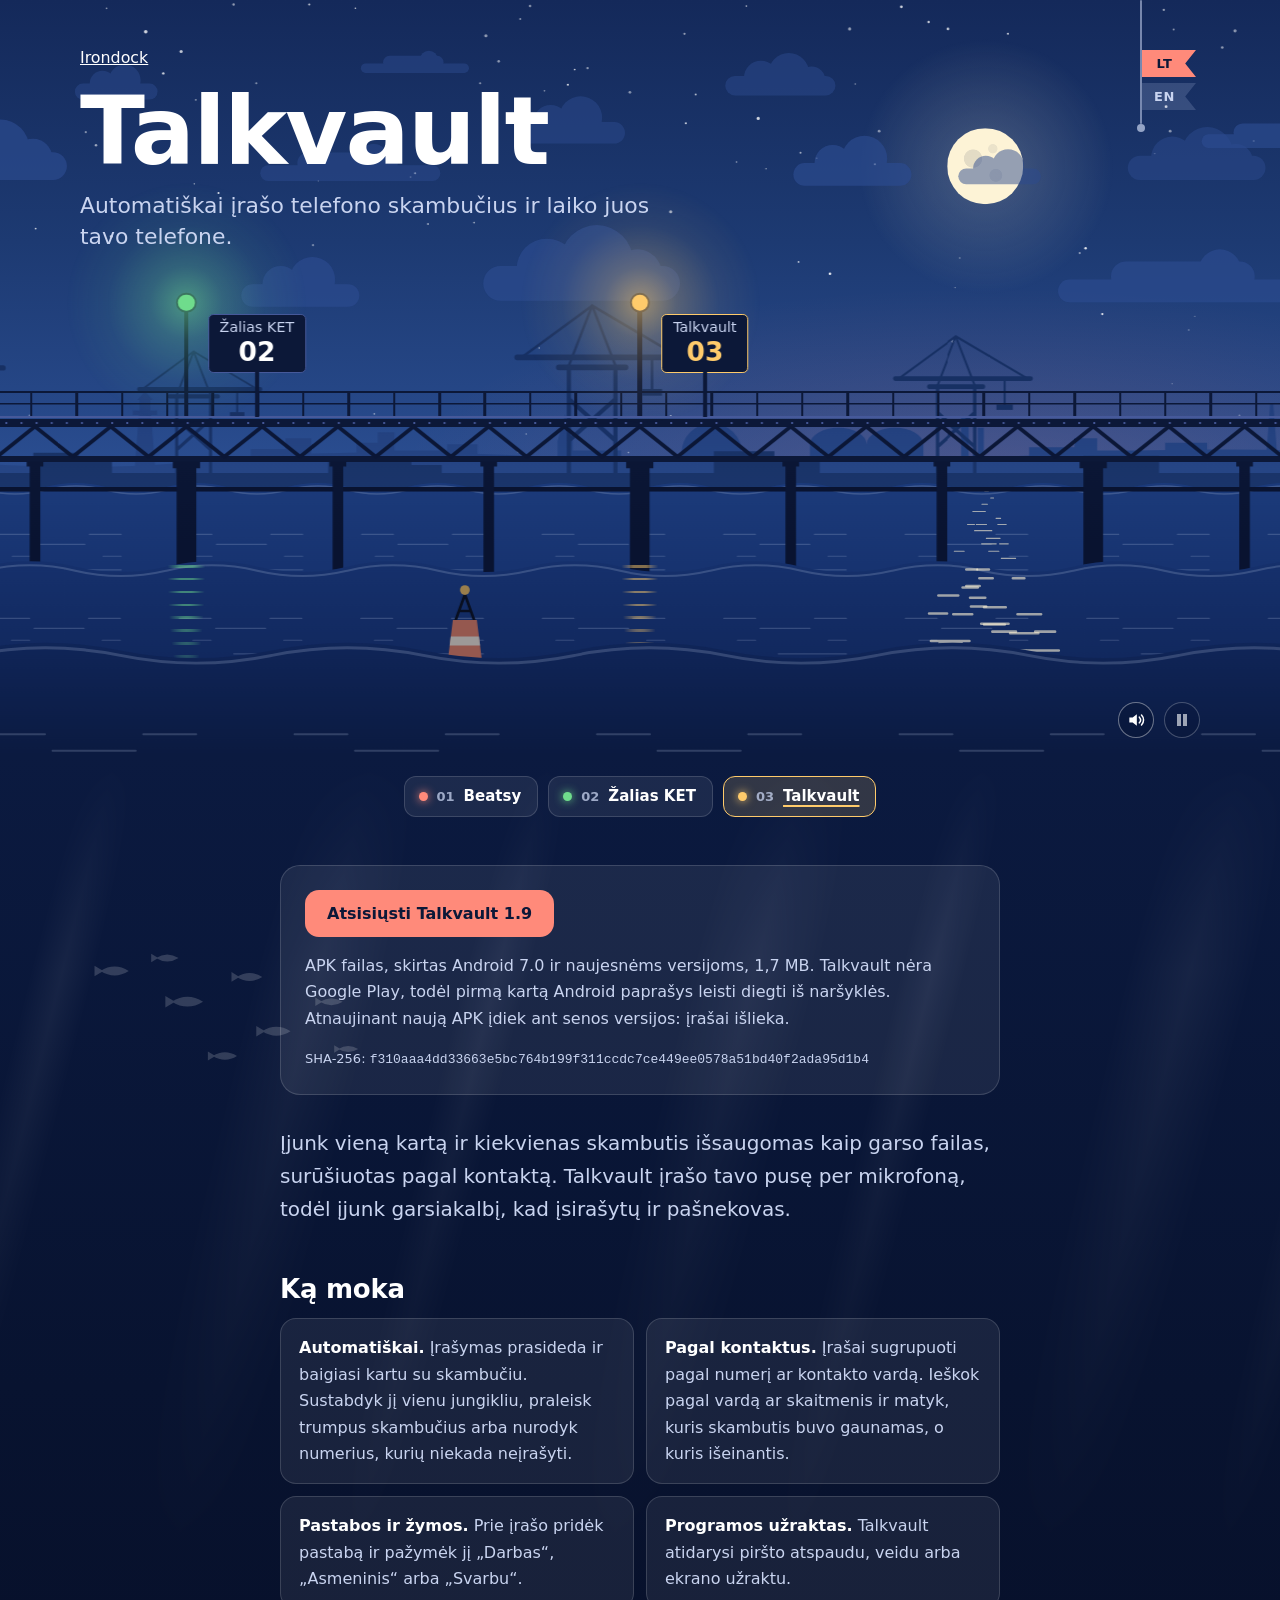
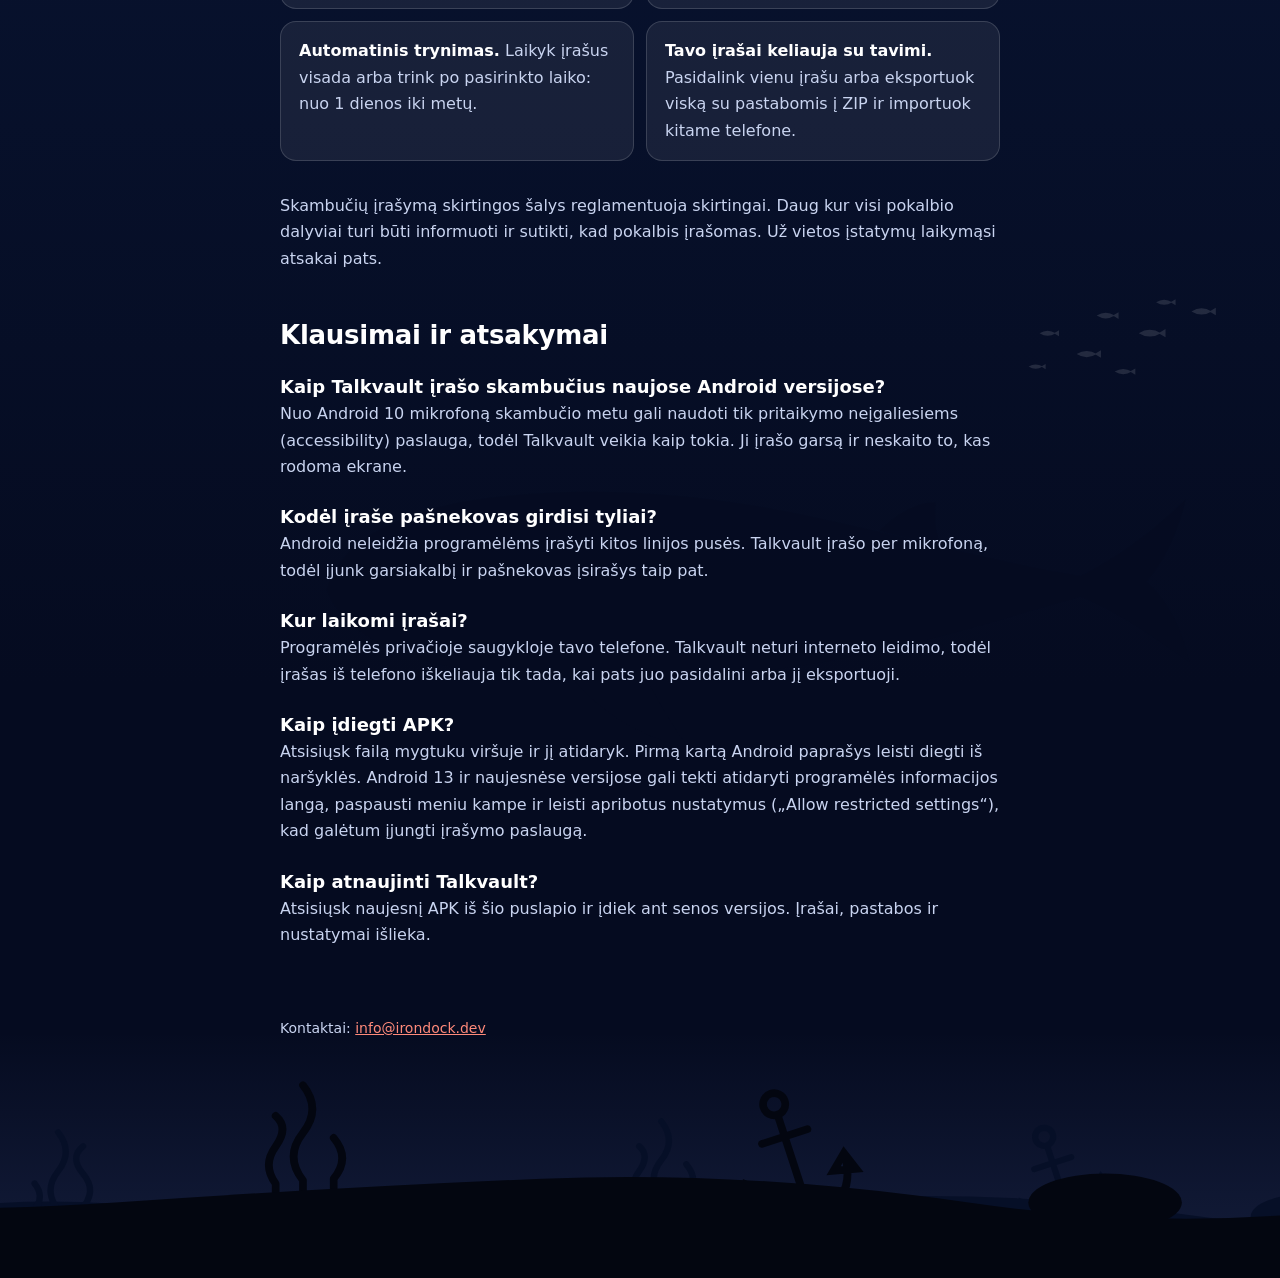
<file: lt/talkvault/index.html>
<!doctype html>
<html lang="lt">
<head>
<meta charset="utf-8">
<meta name="viewport" content="width=device-width, initial-scale=1">
<title>Talkvault – skambučių įrašai</title>
<meta name="description" content="Talkvault automatiškai įrašo telefono skambučius ir laiko juos tavo telefone: su užraktu, pastabomis ir automatiniu trynimu. APK, skirtas Android 7.0 ir naujesnėms versijoms.">
<link rel="canonical" href="https://irondock.dev/lt/talkvault/">
<link rel="alternate" hreflang="en" href="https://irondock.dev/talkvault/">
<link rel="alternate" hreflang="lt" href="https://irondock.dev/lt/talkvault/">
<link rel="alternate" hreflang="x-default" href="https://irondock.dev/talkvault/">
<meta property="og:type" content="website">
<meta property="og:site_name" content="Irondock">
<meta property="og:title" content="Talkvault – skambučių įrašai">
<meta property="og:description" content="Talkvault automatiškai įrašo telefono skambučius ir laiko juos tavo telefone: su užraktu, pastabomis ir automatiniu trynimu. APK, skirtas Android 7.0 ir naujesnėms versijoms.">
<meta property="og:url" content="https://irondock.dev/lt/talkvault/">
<meta property="og:image" content="https://irondock.dev/og.png">
<meta name="twitter:card" content="summary_large_image">
<meta name="robots" content="max-image-preview:large">
<meta name="theme-color" content="#14295a">
<link rel="icon" href="../../favicon.svg" type="image/svg+xml">
<script>
// Time of day for the scene: the visitor's own clock, with sunrise and sunset worked out for about 55 degrees north.
(function(){function now(){var d=new Date,y=d.getFullYear(),n=(d-new Date(y,0,0))/864e5,
a=-.4091*Math.cos(6.2832*(n+10)/365),h=Math.acos(Math.max(-1,Math.min(1,-1.428*Math.tan(a))))*3.8197,
z=(Math.max(new Date(y,0,1).getTimezoneOffset(),new Date(y,6,1).getTimezoneOffset())-d.getTimezoneOffset())/60,
t=d.getHours()+d.getMinutes()/60-12.4-z,s=Math.abs(t);return s<h-.7?"day":s<h+.7?t<0?"dawn":"dusk":"night"}
var o;try{o=sessionStorage.getItem("sky")}catch(e){}
window.skyNow=now;document.documentElement.dataset.sky=/^(dawn|day|dusk|night)$/.test(o)?o:now()})()
</script>
<link rel="stylesheet" href="../../dock.css?v=35">
<script type="application/ld+json">
[
  {
    "@context": "https://schema.org",
    "@type": "SoftwareApplication",
    "name": "Talkvault",
    "url": "https://irondock.dev/lt/talkvault/",
    "description": "Automatiškai įrašo telefono skambučius ir laiko juos tavo telefone.",
    "operatingSystem": "Android",
    "applicationCategory": "UtilitiesApplication",
    "softwareVersion": "1.9",
    "downloadUrl": "https://irondock.dev/talkvault/talkvault-1.9.apk"
  },
  {
    "@context": "https://schema.org",
    "@type": "BreadcrumbList",
    "itemListElement": [
      {
        "@type": "ListItem",
        "position": 1,
        "name": "Irondock",
        "item": "https://irondock.dev/lt/"
      },
      {
        "@type": "ListItem",
        "position": 2,
        "name": "Talkvault",
        "item": "https://irondock.dev/lt/talkvault/"
      }
    ]
  }
]
</script>
</head>
<body data-berth="3">
<!-- The scene, the berth list and the language flags are the same on every page; only --cam (which berth the
     camera is at) and the link targets differ. dock.js keeps them in place when you move between pages.
     --stations is the number of the last berth. -->
<header class="hero" style="--cam: 3; --stations: 3">
  <div class="layer layer--stars"><div class="shift"></div></div>
  <div class="layer layer--orb"><div class="shift"><button class="orb" type="button" data-sync="sky" aria-label="Pakeisti paros metą" title="Pakeisti paros metą"></button></div></div>
  <div class="layer layer--clouds-far"><div class="shift"><i class="drift"></i></div></div>
  <div class="layer layer--clouds-near"><div class="shift"><i class="drift"></i></div></div>
  <div class="layer layer--skyline"><div class="shift"></div></div>
  <div class="layer layer--cranes"><div class="shift"></div></div>
  <div class="layer layer--gulls" aria-hidden="true"><div class="shift">
    <i class="gull" style="--y: 27em; --s: 0.7; --t: 62s; --d: -8s; --w: 3.3s; --x: 12%"></i>
    <i class="gull gull--back" style="--y: 36em; --s: 1; --t: 44s; --d: -31s; --w: 2.7s; --x: 34%"></i>
    <i class="gull" style="--y: 31em; --s: 0.6; --t: 70s; --d: -52s; --w: 3.6s; --x: 58%"></i>
    <i class="gull" style="--y: 40em; --s: 1.3; --t: 36s; --d: -20s; --w: 2.4s; --x: 76%"></i>
    <i class="gull gull--back" style="--y: 45em; --s: 0.85; --t: 50s; --d: -3s; --w: 3s; --x: 90%"></i>
  </div></div>
  <div class="layer layer--swell"><div class="shift"><i class="flow"></i></div></div>
  <div class="layer layer--glitter"><div class="shift"><i class="glitter glitter--far"></i></div></div>
  <div class="layer layer--dock" aria-hidden="true"><div class="shift" data-swap-lang="dock">
    <a class="mark mark--home" href="../../lt/" data-nav data-berth="0" tabindex="-1" style="--n: 0; --berth: #fff1cf"><i class="lamp"></i></a>
    <a class="mark" href="../../lt/beatsy/" data-nav data-berth="1" tabindex="-1" style="--n: 1; --berth: #ff8a7a"><i class="lamp lamp--pulse"></i><span class="plate">Beatsy <b>01</b></span></a>
    <a class="mark" href="../../lt/zalias-ket/" data-nav data-berth="2" tabindex="-1" style="--n: 2; --berth: #6fdc8c"><i class="lamp"></i><span class="plate">Žalias KET <b>02</b></span></a>
    <a class="mark" href="../../lt/talkvault/" data-nav data-berth="3" tabindex="-1" style="--n: 3; --berth: #ffcb6b" aria-current="page"><i class="lamp"></i><span class="plate">Talkvault <b>03</b></span></a>
  </div></div>
  <div class="layer layer--water" aria-hidden="true"><div class="shift">
    <i class="flow"></i>
    <i class="reflection" style="--n: 0; --berth: #fff1cf"></i>
    <i class="reflection" style="--n: 1; --berth: #ff8a7a"></i>
    <i class="reflection" style="--n: 2; --berth: #6fdc8c"></i>
    <i class="reflection" style="--n: 3; --berth: #ffcb6b"></i>
  </div></div>
  <div class="layer layer--glitter"><div class="shift"><i class="glitter glitter--near"></i><i class="glitter glitter--near glitter--alt"></i></div></div>
  <div class="layer layer--surf"><div class="shift"><i class="flow"></i></div></div>
  <div class="hero-text">
    <div data-swap="hero">
      <p class="crumb"><a href="../../lt/" data-nav>Irondock</a></p>
      <h1>Talkvault</h1>
      <p class="lead">Automatiškai įrašo telefono skambučius ir laiko juos tavo telefone.</p>
    </div>
  </div>
  <a class="lang" href="../../talkvault/" data-nav data-sync="lang" hreflang="en" aria-label="English">
    <span class="flag flag--en" aria-hidden="true">EN</span>
    <span class="flag flag--lt" aria-hidden="true">LT</span>
  </a>
  <button class="sound" type="button" data-sync="sound" data-on="Įjungti jūros garsus" data-off="Išjungti jūros garsus" aria-label="Įjungti jūros garsus" title="Įjungti jūros garsus"></button>
  <input class="volume" type="range" min="0" max="100" value="10" data-sync="volume" aria-label="Garsumas" title="Garsumas">
  <button class="pause" type="button" data-sync="pause" data-pause="Sustabdyti animaciją" data-play="Paleisti animaciją" aria-label="Sustabdyti animaciją" title="Sustabdyti animaciją"></button>
</header>

<div class="depths">
<nav class="berths" aria-label="Programėlės" data-swap-lang="nav">
  <a class="berth" href="../../lt/beatsy/" data-nav data-berth="1" style="--berth: #ff8a7a">
    <b class="berth-no">01</b>
    <strong>Beatsy</strong>
    <p>Pasitikrink pulsą telefono kamera. Reklamos niekada nepertraukia matavimo, o duomenys lieka tavo telefone.</p>
  </a>
  <a class="berth" href="../../lt/zalias-ket/" data-nav data-berth="2" style="--berth: #6fdc8c">
    <b class="berth-no">02</b>
    <strong>Žalias KET</strong>
    <p>Pasiruošk KET teorijos egzaminui: pamokos, testai, situacijos ir visi kelio ženklai.</p>
  </a>
  <a class="berth" href="../../lt/talkvault/" data-nav data-berth="3" style="--berth: #ffcb6b" aria-current="page">
    <b class="berth-no">03</b>
    <strong>Talkvault</strong>
    <p>Automatiškai įrašo telefono skambučius ir laiko juos tavo telefone, surūšiuotus pagal kontaktus.</p>
  </a>
</nav>

<main class="content" data-swap="main">
  <div class="download">
    <a class="button" href="../../talkvault/talkvault-1.9.apk" download>Atsisiųsti Talkvault 1.9</a>
    <p>APK failas, skirtas Android 7.0 ir naujesnėms versijoms, 1,7 MB. Talkvault nėra Google Play, todėl pirmą kartą Android paprašys leisti diegti iš naršyklės. Atnaujinant naują APK įdiek ant senos versijos: įrašai išlieka.</p>
    <p class="hash">SHA-256: <code>f310aaa4dd33663e5bc764b199f311ccdc7ce449ee0578a51bd40f2ada95d1b4</code></p>
  </div>
  <p class="intro">Įjunk vieną kartą ir kiekvienas skambutis išsaugomas kaip garso failas, surūšiuotas pagal kontaktą. Talkvault įrašo tavo pusę per mikrofoną, todėl įjunk garsiakalbį, kad įsirašytų ir pašnekovas.</p>
  <h2>Ką moka</h2>
  <ul class="facts">
    <li><strong>Automatiškai.</strong> Įrašymas prasideda ir baigiasi kartu su skambučiu. Sustabdyk jį vienu jungikliu, praleisk trumpus skambučius arba nurodyk numerius, kurių niekada neįrašyti.</li>
    <li><strong>Pagal kontaktus.</strong> Įrašai sugrupuoti pagal numerį ar kontakto vardą. Ieškok pagal vardą ar skaitmenis ir matyk, kuris skambutis buvo gaunamas, o kuris išeinantis.</li>
    <li><strong>Pastabos ir žymos.</strong> Prie įrašo pridėk pastabą ir pažymėk jį „Darbas“, „Asmeninis“ arba „Svarbu“.</li>
    <li><strong>Programos užraktas.</strong> Talkvault atidarysi piršto atspaudu, veidu arba ekrano užraktu.</li>
    <li><strong>Automatinis trynimas.</strong> Laikyk įrašus visada arba trink po pasirinkto laiko: nuo 1 dienos iki metų.</li>
    <li><strong>Tavo įrašai keliauja su tavimi.</strong> Pasidalink vienu įrašu arba eksportuok viską su pastabomis į ZIP ir importuok kitame telefone.</li>
  </ul>
  <p>Skambučių įrašymą skirtingos šalys reglamentuoja skirtingai. Daug kur visi pokalbio dalyviai turi būti informuoti ir sutikti, kad pokalbis įrašomas. Už vietos įstatymų laikymąsi atsakai pats.</p>
  <h2>Klausimai ir atsakymai</h2>
  <h3>Kaip Talkvault įrašo skambučius naujose Android versijose?</h3>
  <p>Nuo Android 10 mikrofoną skambučio metu gali naudoti tik pritaikymo neįgaliesiems (accessibility) paslauga, todėl Talkvault veikia kaip tokia. Ji įrašo garsą ir neskaito to, kas rodoma ekrane.</p>
  <h3>Kodėl įraše pašnekovas girdisi tyliai?</h3>
  <p>Android neleidžia programėlėms įrašyti kitos linijos pusės. Talkvault įrašo per mikrofoną, todėl įjunk garsiakalbį ir pašnekovas įsirašys taip pat.</p>
  <h3>Kur laikomi įrašai?</h3>
  <p>Programėlės privačioje saugykloje tavo telefone. Talkvault neturi interneto leidimo, todėl įrašas iš telefono iškeliauja tik tada, kai pats juo pasidalini arba jį eksportuoji.</p>
  <h3>Kaip įdiegti APK?</h3>
  <p>Atsisiųsk failą mygtuku viršuje ir jį atidaryk. Pirmą kartą Android paprašys leisti diegti iš naršyklės. Android 13 ir naujesnėse versijose gali tekti atidaryti programėlės informacijos langą, paspausti meniu kampe ir leisti apribotus nustatymus („Allow restricted settings“), kad galėtum įjungti įrašymo paslaugą.</p>
  <h3>Kaip atnaujinti Talkvault?</h3>
  <p>Atsisiųsk naujesnį APK iš šio puslapio ir įdiek ant senos versijos. Įrašai, pastabos ir nustatymai išlieka.</p>
</main>

<footer data-swap-lang="footer">Kontaktai: <a href="mailto:info@irondock.dev">info@irondock.dev</a></footer>
<i class="weed weed--far" aria-hidden="true"></i><i class="weed weed--near" aria-hidden="true"></i>
</div>
<script src="../../dock.js?v=35"></script>
<!-- Cloudflare Web Analytics: counts visits without cookies; it also counts the moves between pages that dock.js makes. -->
<script type="module" src="https://static.cloudflareinsights.com/beacon.min.js" data-cf-beacon='{"token": "96d54a9489684856a3a3aa5e02940080"}'></script>
</body>
</html>
</file>
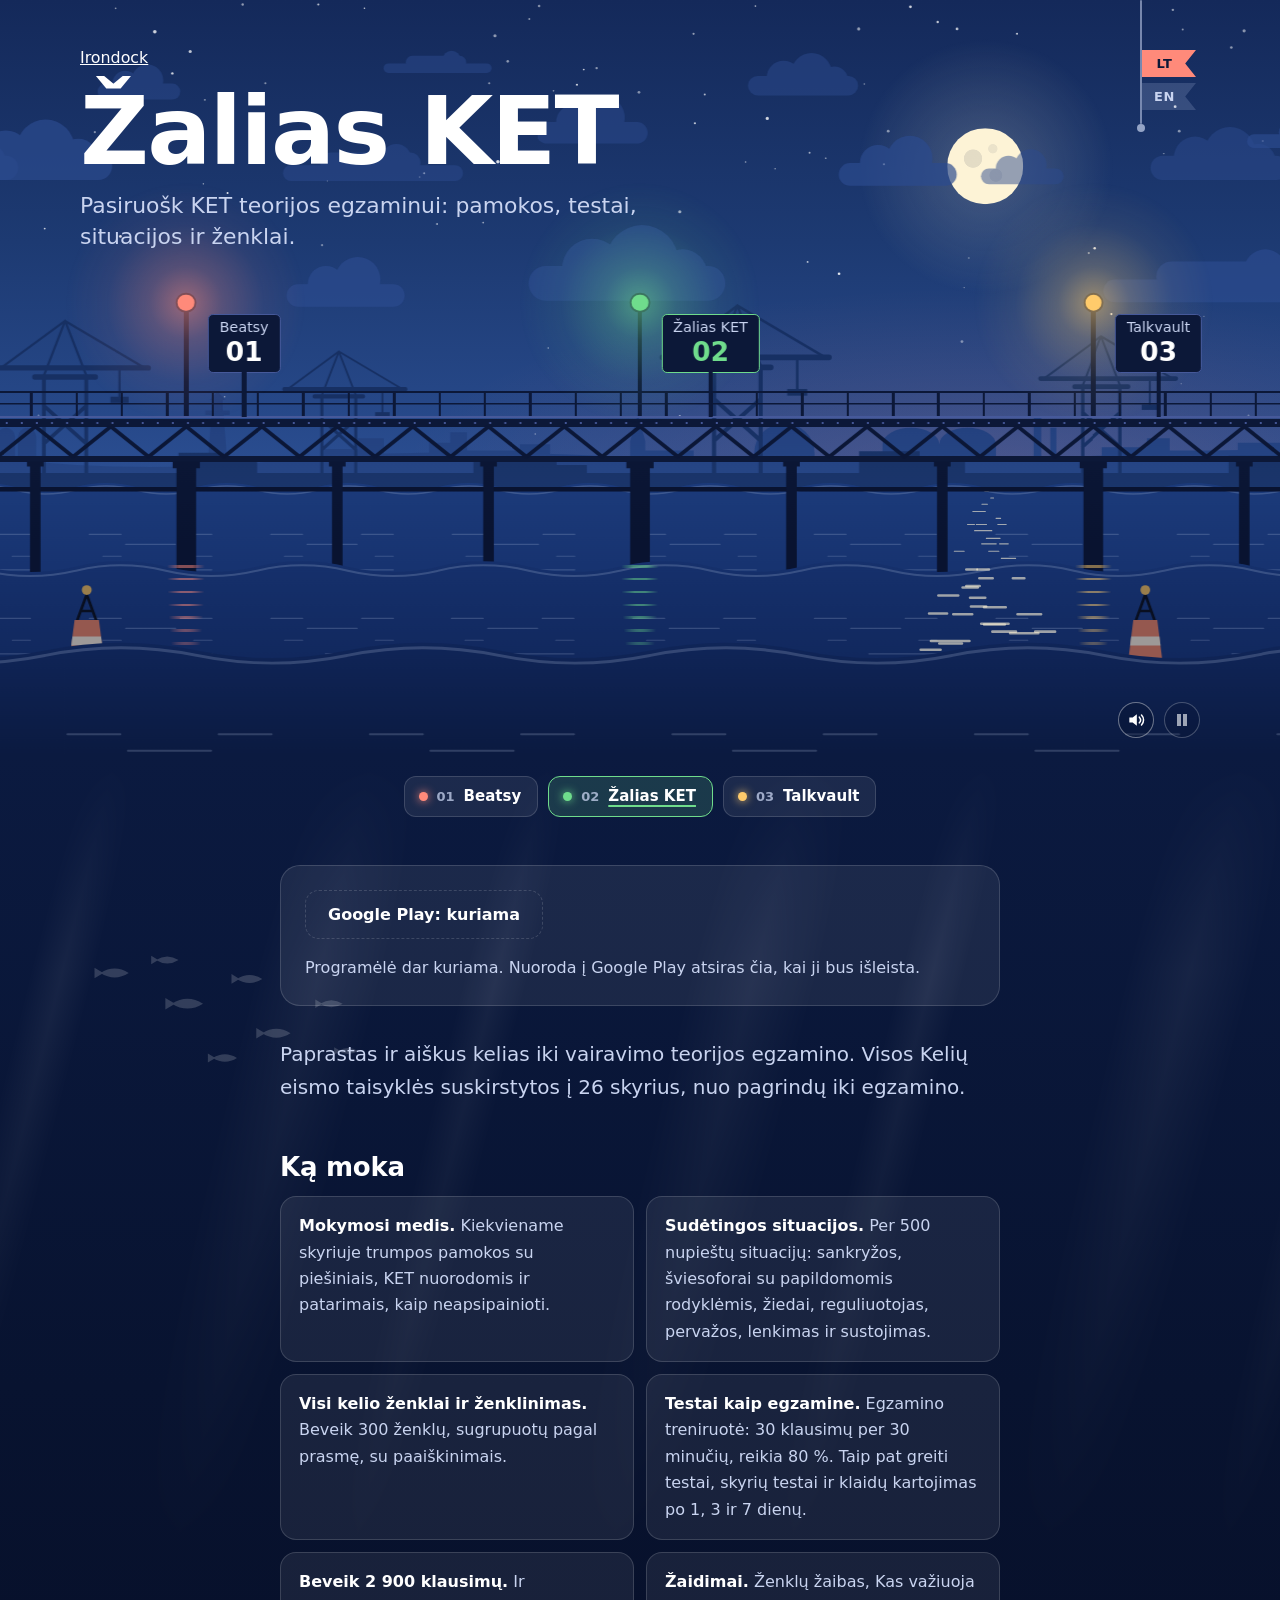
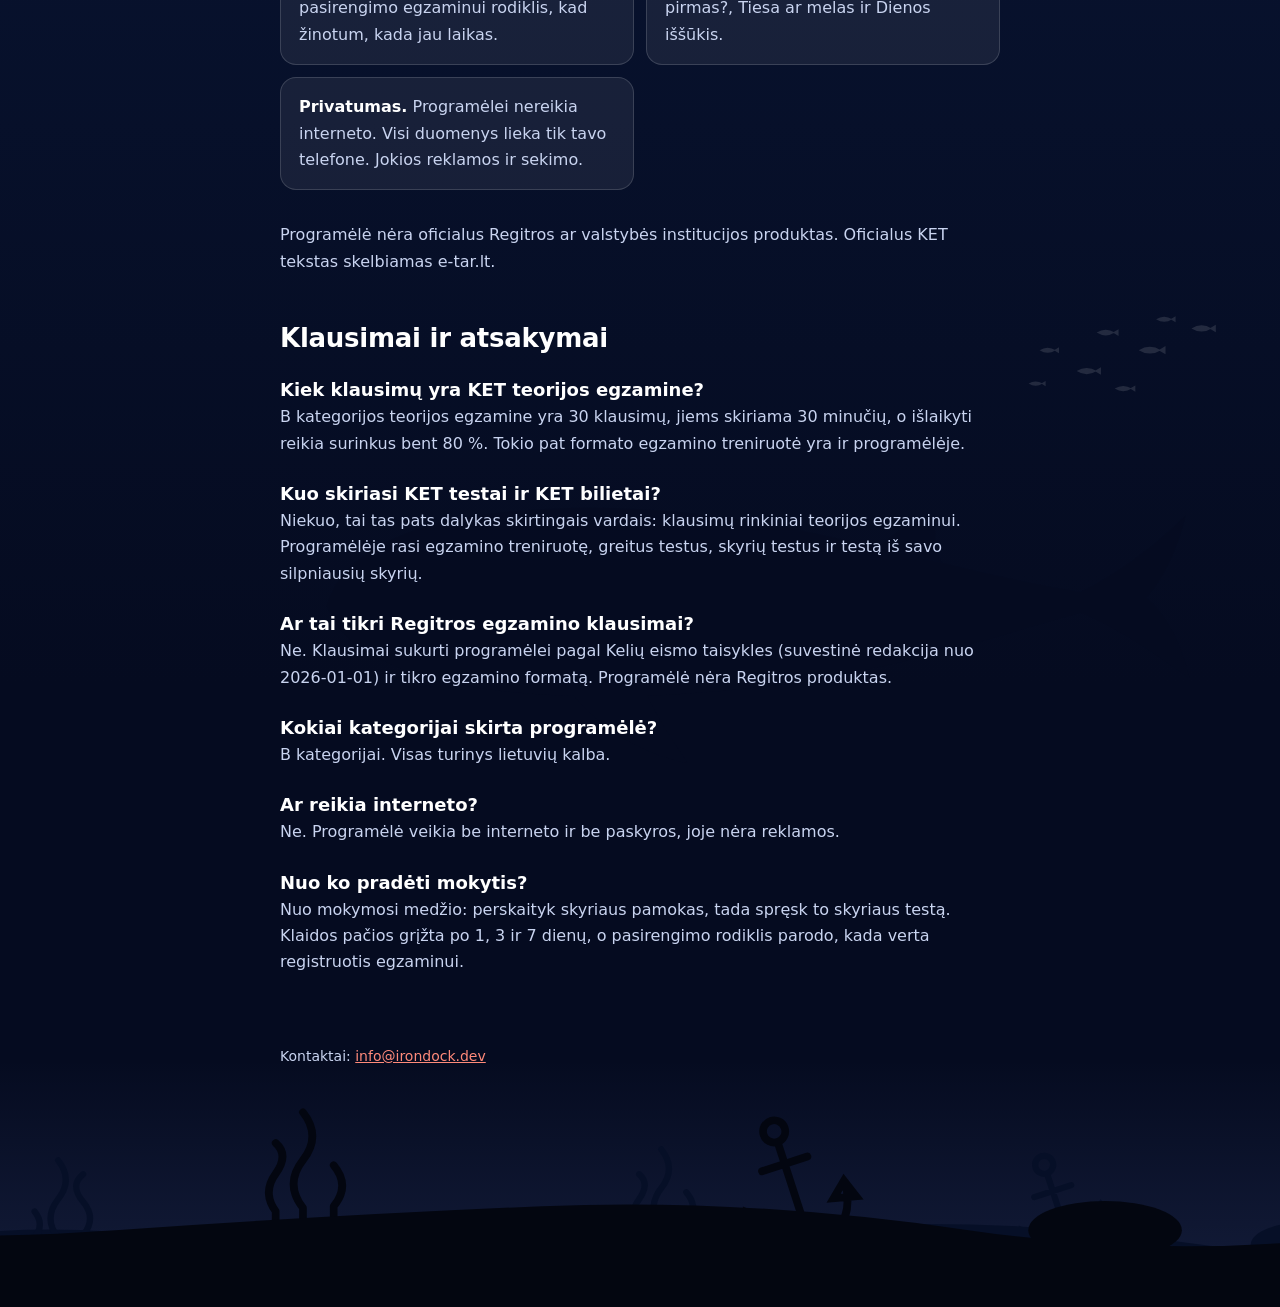
<file: lt/zalias-ket/index.html>
<!doctype html>
<html lang="lt">
<head>
<meta charset="utf-8">
<meta name="viewport" content="width=device-width, initial-scale=1">
<title>Žalias KET – KET testai</title>
<meta name="description" content="KET testai, teorijos pamokos ir kelio ženklai vienoje programėlėje: 26 skyriai, beveik 2 900 klausimų, per 500 situacijų, egzamino treniruotė. Be interneto ir reklamos.">
<link rel="canonical" href="https://irondock.dev/lt/zalias-ket/">
<link rel="alternate" hreflang="en" href="https://irondock.dev/zalias-ket/">
<link rel="alternate" hreflang="lt" href="https://irondock.dev/lt/zalias-ket/">
<link rel="alternate" hreflang="x-default" href="https://irondock.dev/zalias-ket/">
<meta property="og:type" content="website">
<meta property="og:site_name" content="Irondock">
<meta property="og:title" content="Žalias KET – KET testai">
<meta property="og:description" content="KET testai, teorijos pamokos ir kelio ženklai vienoje programėlėje: 26 skyriai, beveik 2 900 klausimų, per 500 situacijų, egzamino treniruotė. Be interneto ir reklamos.">
<meta property="og:url" content="https://irondock.dev/lt/zalias-ket/">
<meta property="og:image" content="https://irondock.dev/og.png">
<meta name="twitter:card" content="summary_large_image">
<meta name="robots" content="max-image-preview:large">
<meta name="theme-color" content="#14295a">
<link rel="icon" href="../../favicon.svg" type="image/svg+xml">
<script>
// Time of day for the scene: the visitor's own clock, with sunrise and sunset worked out for about 55 degrees north.
(function(){function now(){var d=new Date,y=d.getFullYear(),n=(d-new Date(y,0,0))/864e5,
a=-.4091*Math.cos(6.2832*(n+10)/365),h=Math.acos(Math.max(-1,Math.min(1,-1.428*Math.tan(a))))*3.8197,
z=(Math.max(new Date(y,0,1).getTimezoneOffset(),new Date(y,6,1).getTimezoneOffset())-d.getTimezoneOffset())/60,
t=d.getHours()+d.getMinutes()/60-12.4-z,s=Math.abs(t);return s<h-.7?"day":s<h+.7?t<0?"dawn":"dusk":"night"}
var o;try{o=sessionStorage.getItem("sky")}catch(e){}
window.skyNow=now;document.documentElement.dataset.sky=/^(dawn|day|dusk|night)$/.test(o)?o:now()})()
</script>
<link rel="stylesheet" href="../../dock.css?v=35">
<script type="application/ld+json">
[
  {
    "@context": "https://schema.org",
    "@type": "SoftwareApplication",
    "name": "Žalias KET",
    "url": "https://irondock.dev/lt/zalias-ket/",
    "description": "Pasiruošk KET teorijos egzaminui: pamokos, testai, situacijos ir ženklai.",
    "operatingSystem": "Android",
    "applicationCategory": "EducationalApplication",
    "inLanguage": "lt"
  },
  {
    "@context": "https://schema.org",
    "@type": "BreadcrumbList",
    "itemListElement": [
      {
        "@type": "ListItem",
        "position": 1,
        "name": "Irondock",
        "item": "https://irondock.dev/lt/"
      },
      {
        "@type": "ListItem",
        "position": 2,
        "name": "Žalias KET",
        "item": "https://irondock.dev/lt/zalias-ket/"
      }
    ]
  }
]
</script>
</head>
<body data-berth="2">
<!-- The scene, the berth list and the language flags are the same on every page; only --cam (which berth the
     camera is at) and the link targets differ. dock.js keeps them in place when you move between pages.
     --stations is the number of the last berth. -->
<header class="hero" style="--cam: 2; --stations: 3">
  <div class="layer layer--stars"><div class="shift"></div></div>
  <div class="layer layer--orb"><div class="shift"><button class="orb" type="button" data-sync="sky" aria-label="Pakeisti paros metą" title="Pakeisti paros metą"></button></div></div>
  <div class="layer layer--clouds-far"><div class="shift"><i class="drift"></i></div></div>
  <div class="layer layer--clouds-near"><div class="shift"><i class="drift"></i></div></div>
  <div class="layer layer--skyline"><div class="shift"></div></div>
  <div class="layer layer--cranes"><div class="shift"></div></div>
  <div class="layer layer--gulls" aria-hidden="true"><div class="shift">
    <i class="gull" style="--y: 27em; --s: 0.7; --t: 62s; --d: -8s; --w: 3.3s; --x: 12%"></i>
    <i class="gull gull--back" style="--y: 36em; --s: 1; --t: 44s; --d: -31s; --w: 2.7s; --x: 34%"></i>
    <i class="gull" style="--y: 31em; --s: 0.6; --t: 70s; --d: -52s; --w: 3.6s; --x: 58%"></i>
    <i class="gull" style="--y: 40em; --s: 1.3; --t: 36s; --d: -20s; --w: 2.4s; --x: 76%"></i>
    <i class="gull gull--back" style="--y: 45em; --s: 0.85; --t: 50s; --d: -3s; --w: 3s; --x: 90%"></i>
  </div></div>
  <div class="layer layer--swell"><div class="shift"><i class="flow"></i></div></div>
  <div class="layer layer--glitter"><div class="shift"><i class="glitter glitter--far"></i></div></div>
  <div class="layer layer--dock" aria-hidden="true"><div class="shift" data-swap-lang="dock">
    <a class="mark mark--home" href="../../lt/" data-nav data-berth="0" tabindex="-1" style="--n: 0; --berth: #fff1cf"><i class="lamp"></i></a>
    <a class="mark" href="../../lt/beatsy/" data-nav data-berth="1" tabindex="-1" style="--n: 1; --berth: #ff8a7a"><i class="lamp lamp--pulse"></i><span class="plate">Beatsy <b>01</b></span></a>
    <a class="mark" href="../../lt/zalias-ket/" data-nav data-berth="2" tabindex="-1" style="--n: 2; --berth: #6fdc8c" aria-current="page"><i class="lamp"></i><span class="plate">Žalias KET <b>02</b></span></a>
    <a class="mark" href="../../lt/talkvault/" data-nav data-berth="3" tabindex="-1" style="--n: 3; --berth: #ffcb6b"><i class="lamp"></i><span class="plate">Talkvault <b>03</b></span></a>
  </div></div>
  <div class="layer layer--water" aria-hidden="true"><div class="shift">
    <i class="flow"></i>
    <i class="reflection" style="--n: 0; --berth: #fff1cf"></i>
    <i class="reflection" style="--n: 1; --berth: #ff8a7a"></i>
    <i class="reflection" style="--n: 2; --berth: #6fdc8c"></i>
    <i class="reflection" style="--n: 3; --berth: #ffcb6b"></i>
  </div></div>
  <div class="layer layer--glitter"><div class="shift"><i class="glitter glitter--near"></i><i class="glitter glitter--near glitter--alt"></i></div></div>
  <div class="layer layer--surf"><div class="shift"><i class="flow"></i></div></div>
  <div class="hero-text">
    <div data-swap="hero">
      <p class="crumb"><a href="../../lt/" data-nav>Irondock</a></p>
      <h1>Žalias KET</h1>
      <p class="lead">Pasiruošk KET teorijos egzaminui: pamokos, testai, situacijos ir ženklai.</p>
    </div>
  </div>
  <a class="lang" href="../../zalias-ket/" data-nav data-sync="lang" hreflang="en" aria-label="English">
    <span class="flag flag--en" aria-hidden="true">EN</span>
    <span class="flag flag--lt" aria-hidden="true">LT</span>
  </a>
  <button class="sound" type="button" data-sync="sound" data-on="Įjungti jūros garsus" data-off="Išjungti jūros garsus" aria-label="Įjungti jūros garsus" title="Įjungti jūros garsus"></button>
  <input class="volume" type="range" min="0" max="100" value="10" data-sync="volume" aria-label="Garsumas" title="Garsumas">
  <button class="pause" type="button" data-sync="pause" data-pause="Sustabdyti animaciją" data-play="Paleisti animaciją" aria-label="Sustabdyti animaciją" title="Sustabdyti animaciją"></button>
</header>

<div class="depths">
<nav class="berths" aria-label="Programėlės" data-swap-lang="nav">
  <a class="berth" href="../../lt/beatsy/" data-nav data-berth="1" style="--berth: #ff8a7a">
    <b class="berth-no">01</b>
    <strong>Beatsy</strong>
    <p>Pasitikrink pulsą telefono kamera. Reklamos niekada nepertraukia matavimo, o duomenys lieka tavo telefone.</p>
  </a>
  <a class="berth" href="../../lt/zalias-ket/" data-nav data-berth="2" style="--berth: #6fdc8c" aria-current="page">
    <b class="berth-no">02</b>
    <strong>Žalias KET</strong>
    <p>Pasiruošk KET teorijos egzaminui: pamokos, testai, situacijos ir visi kelio ženklai.</p>
  </a>
  <a class="berth" href="../../lt/talkvault/" data-nav data-berth="3" style="--berth: #ffcb6b">
    <b class="berth-no">03</b>
    <strong>Talkvault</strong>
    <p>Automatiškai įrašo telefono skambučius ir laiko juos tavo telefone, surūšiuotus pagal kontaktus.</p>
  </a>
</nav>

<main class="content" data-swap="main">
  <div class="download">
    <!-- Google Play: when the app is published, replace this <span> with
         <a class="button" href="https://play.google.com/store/apps/details?id=PACKAGE">Atsisiųsti iš Google Play</a>
         and delete the paragraph under it. -->
    <span class="button button--soon">Google Play: kuriama</span>
    <p>Programėlė dar kuriama. Nuoroda į Google Play atsiras čia, kai ji bus išleista.</p>
  </div>
  <p class="intro">Paprastas ir aiškus kelias iki vairavimo teorijos egzamino. Visos Kelių eismo taisyklės suskirstytos į 26 skyrius, nuo pagrindų iki egzamino.</p>
  <h2>Ką moka</h2>
  <ul class="facts">
    <li><strong>Mokymosi medis.</strong> Kiekviename skyriuje trumpos pamokos su piešiniais, KET nuorodomis ir patarimais, kaip neapsipainioti.</li>
    <li><strong>Sudėtingos situacijos.</strong> Per 500 nupieštų situacijų: sankryžos, šviesoforai su papildomomis rodyklėmis, žiedai, reguliuotojas, pervažos, lenkimas ir sustojimas.</li>
    <li><strong>Visi kelio ženklai ir ženklinimas.</strong> Beveik 300 ženklų, sugrupuotų pagal prasmę, su paaiškinimais.</li>
    <li><strong>Testai kaip egzamine.</strong> Egzamino treniruotė: 30 klausimų per 30 minučių, reikia 80 %. Taip pat greiti testai, skyrių testai ir klaidų kartojimas po 1, 3 ir 7 dienų.</li>
    <li><strong>Beveik 2 900 klausimų.</strong> Ir pasirengimo egzaminui rodiklis, kad žinotum, kada jau laikas.</li>
    <li><strong>Žaidimai.</strong> Ženklų žaibas, Kas važiuoja pirmas?, Tiesa ar melas ir Dienos iššūkis.</li>
    <li><strong>Privatumas.</strong> Programėlei nereikia interneto. Visi duomenys lieka tik tavo telefone. Jokios reklamos ir sekimo.</li>
  </ul>
  <p>Programėlė nėra oficialus Regitros ar valstybės institucijos produktas. Oficialus KET tekstas skelbiamas e-tar.lt.</p>
  <h2>Klausimai ir atsakymai</h2>
  <h3>Kiek klausimų yra KET teorijos egzamine?</h3>
  <p>B kategorijos teorijos egzamine yra 30 klausimų, jiems skiriama 30 minučių, o išlaikyti reikia surinkus bent 80 %. Tokio pat formato egzamino treniruotė yra ir programėlėje.</p>
  <h3>Kuo skiriasi KET testai ir KET bilietai?</h3>
  <p>Niekuo, tai tas pats dalykas skirtingais vardais: klausimų rinkiniai teorijos egzaminui. Programėlėje rasi egzamino treniruotę, greitus testus, skyrių testus ir testą iš savo silpniausių skyrių.</p>
  <h3>Ar tai tikri Regitros egzamino klausimai?</h3>
  <p>Ne. Klausimai sukurti programėlei pagal Kelių eismo taisykles (suvestinė redakcija nuo 2026-01-01) ir tikro egzamino formatą. Programėlė nėra Regitros produktas.</p>
  <h3>Kokiai kategorijai skirta programėlė?</h3>
  <p>B kategorijai. Visas turinys lietuvių kalba.</p>
  <h3>Ar reikia interneto?</h3>
  <p>Ne. Programėlė veikia be interneto ir be paskyros, joje nėra reklamos.</p>
  <h3>Nuo ko pradėti mokytis?</h3>
  <p>Nuo mokymosi medžio: perskaityk skyriaus pamokas, tada spręsk to skyriaus testą. Klaidos pačios grįžta po 1, 3 ir 7 dienų, o pasirengimo rodiklis parodo, kada verta registruotis egzaminui.</p>
</main>

<footer data-swap-lang="footer">Kontaktai: <a href="mailto:info@irondock.dev">info@irondock.dev</a></footer>
<i class="weed weed--far" aria-hidden="true"></i><i class="weed weed--near" aria-hidden="true"></i>
</div>
<script src="../../dock.js?v=35"></script>
<!-- Cloudflare Web Analytics: counts visits without cookies; it also counts the moves between pages that dock.js makes. -->
<script type="module" src="https://static.cloudflareinsights.com/beacon.min.js" data-cf-beacon='{"token": "96d54a9489684856a3a3aa5e02940080"}'></script>
</body>
</html>
</file>
<file: dock.css>
/* Irondock: one harbour scene shared by every page, and the water under the dock below it.
   Every colour that changes with the time of day is a token. Night is the default; the script in
   <head> sets data-sky on <html> to dawn, day, dusk or night, and dock.js switches it when the
   sun or moon is clicked. */
:root {
  color-scheme: dark;
  --ink: #0c1838; --text: #fff; --accent: #ff8a7a;
  --card: rgba(255,255,255,.07); --card-edge: rgba(255,255,255,.15);
  /* Each berth (app) has its own lamp colour; set --berth on its nav card, mark and reflection. */
  --berth: var(--accent);

  --muted: #c9d4f0; --link: #ff8a7a;
  --sky-1: #14295a; --sky-2: #1d3a72; --sky-3: #27498a; --sky-4: #2c4f93; --haze: rgba(255,138,122,.16);
  --orb: #fdf3d6; --orb-halo: rgba(253,243,214,.2); --orb-top: 22em; --orb-size: 10em; --orb-x: .77;
  --orb-marks: radial-gradient(circle at 34% 40%, rgba(12,24,56,.13) 0 13%, transparent 14%),
               radial-gradient(circle at 64% 62%, rgba(12,24,56,.1) 0 9%, transparent 10%),
               radial-gradient(circle at 60% 27%, rgba(12,24,56,.09) 0 6%, transparent 7%);
  --stars: 1; --cloud: #2c4b8f; --cloud-far: .5; --cloud-near: .7;
  --far-1: #223f7c; --far-2: #173063;
  --sea-1: #1c3b7b; --sea-2: #16316d; --sea-3: #10265a;
  --deep-1: #0b1a40; --deep-2: #081330; --deep-3: #050b20;
  --crest: rgba(201,212,240,.2); --glint: rgba(253,243,214,.6);
  --iron: #0c1838; --iron-2: #091330; --iron-edge: #46599a;
  --lamp: 1; --hero-text: #fff; --hero-muted: #c9d4f0; --gull: #0c1838; --rays: .05; --buoy: brightness(.62) saturate(.85);
}
[data-sky="day"] {
  --muted: #e6eefc; --link: #ffd9cf;
  --sky-1: #4a9fe6; --sky-2: #7fc2f2; --sky-3: #c4e6fa; --sky-4: #dff2fc; --haze: rgba(255,255,255,.5);
  --orb: #fff8dc; --orb-halo: rgba(255,250,225,.6); --orb-top: 18em; --orb-size: 11em; --orb-marks: none;
  --stars: 0; --cloud: #fff; --cloud-far: .8; --cloud-near: .96;
  --far-1: #a5d0f1; --far-2: #6faee2;
  --sea-1: #52a9e6; --sea-2: #3791db; --sea-3: #2580cf;
  --deep-1: #165ea8; --deep-2: #114b90; --deep-3: #0b3672;
  --crest: rgba(255,255,255,.5); --glint: rgba(255,255,255,.85);
  --iron: #15356f; --iron-2: #102a5c; --iron-edge: #86b6ee;
  --lamp: .22; --hero-text: #0b2350; --hero-muted: #0e2a5e; --gull: #173a73; --rays: .13; --buoy: none;
}
[data-sky="dawn"] {
  --muted: #eef1ff; --link: #ffe3d8;
  --sky-1: #86a5e3; --sky-2: #c3b6e6; --sky-3: #ffd0b8; --sky-4: #ffe9c4; --haze: rgba(255,236,196,.55);
  --orb: #ff9d7a; --orb-halo: rgba(255,200,150,.7); --orb-top: 46.5em; --orb-size: 12em; --orb-marks: none;
  --stars: 0; --cloud: #ffe6de; --cloud-far: .75; --cloud-near: .92;
  --far-1: #b3b4e0; --far-2: #7f89c8;
  --sea-1: #f1c6bf; --sea-2: #aab4e3; --sea-3: #7388cd;
  --deep-1: #3f5aa8; --deep-2: #2c4896; --deep-3: #172e70;
  --crest: rgba(255,255,255,.5); --glint: rgba(255,242,205,.9);
  --iron: #223066; --iron-2: #1a2555; --iron-edge: #9aabe8;
  --lamp: .45; --hero-text: #14204f; --hero-muted: #1c2a62; --gull: #2a3a78; --rays: .1; --buoy: none;
}
[data-sky="dusk"] {
  --muted: #e0d6ee; --link: #ffa497;
  --sky-1: #2a2a6e; --sky-2: #7d4288; --sky-3: #e8785f; --sky-4: #ffb56b; --haze: rgba(255,190,120,.45);
  --orb: #fff0b8; --orb-halo: rgba(255,214,140,.6); --orb-top: 47.5em; --orb-size: 13em; --orb-marks: none;
  --stars: .4; --cloud: #8a4a86; --cloud-far: .5; --cloud-near: .62;
  --far-1: #9a5a8c; --far-2: #5a3578;
  --sea-1: #d0707c; --sea-2: #8a4d86; --sea-3: #4a3274;
  --deep-1: #2c2360; --deep-2: #171744; --deep-3: #0b0d2a;
  --crest: rgba(255,214,170,.4); --glint: rgba(255,222,150,.9);
  --iron: #1c1548; --iron-2: #140f38; --iron-edge: #8a66b8;
  --lamp: .8; --hero-text: #fff; --hero-muted: #ecdcf2; --gull: #1c1548; --rays: .07; --buoy: brightness(.8);
}

/* Scene artwork. Shapes only: the colour comes from the element they mask (stars and the buoy are plain images). */
:root {
  --art-stars: url("data:image/svg+xml,%3Csvg xmlns='http://www.w3.org/2000/svg' viewBox='0 0 1600 600' fill='%23fff'%3E%3Ccircle cx='671' cy='547' r='1.1' opacity='0.54'/%3E%3Ccircle cx='156' cy='418' r='0.8' opacity='0.44'/%3E%3Ccircle cx='126' cy='507' r='0.9' opacity='0.33'/%3E%3Ccircle cx='896' cy='120' r='1.1' opacity='0.5'/%3E%3Ccircle cx='877' cy='8' r='1.6' opacity='0.51'/%3E%3Ccircle cx='465' cy='255' r='1.3' opacity='0.92'/%3E%3Ccircle cx='1189' cy='223' r='0.8' opacity='0.94'/%3E%3Ccircle cx='103' cy='203' r='0.9' opacity='0.59'/%3E%3Ccircle cx='303' cy='192' r='1.6' opacity='0.6'/%3E%3Ccircle cx='1404' cy='29' r='1.6' opacity='0.74'/%3E%3Ccircle cx='392' cy='97' r='1.6' opacity='0.81'/%3E%3Ccircle cx='1163' cy='8' r='1.1' opacity='0.7'/%3E%3Ccircle cx='1096' cy='125' r='1.3' opacity='0.68'/%3E%3Ccircle cx='936' cy='92' r='1.1' opacity='0.85'/%3E%3Ccircle cx='1439' cy='380' r='0.8' opacity='0.52'/%3E%3Ccircle cx='1083' cy='163' r='1.3' opacity='0.81'/%3E%3Ccircle cx='597' cy='239' r='0.8' opacity='0.51'/%3E%3Ccircle cx='864' cy='25' r='1.3' opacity='0.53'/%3E%3Ccircle cx='1009' cy='122' r='1.8' opacity='0.49'/%3E%3Ccircle cx='1150' cy='214' r='1.0' opacity='0.62'/%3E%3Ccircle cx='725' cy='229' r='1.3' opacity='0.85'/%3E%3Ccircle cx='148' cy='436' r='1.0' opacity='0.48'/%3E%3Ccircle cx='1368' cy='9' r='1.8' opacity='0.8'/%3E%3Ccircle cx='1333' cy='217' r='1.4' opacity='0.86'/%3E%3Ccircle cx='590' cy='324' r='1.4' opacity='0.44'/%3E%3Ccircle cx='953' cy='90' r='1.6' opacity='0.51'/%3E%3Ccircle cx='128' cy='39' r='1.3' opacity='0.51'/%3E%3Ccircle cx='515' cy='110' r='1.4' opacity='0.49'/%3E%3Ccircle cx='927' cy='112' r='1.3' opacity='0.89'/%3E%3Ccircle cx='889' cy='460' r='1.0' opacity='0.56'/%3E%3Ccircle cx='742' cy='296' r='1.1' opacity='0.93'/%3E%3Ccircle cx='317' cy='11' r='1.1' opacity='0.57'/%3E%3Ccircle cx='485' cy='6' r='1.6' opacity='0.54'/%3E%3Ccircle cx='585' cy='6' r='1.4' opacity='0.72'/%3E%3Ccircle cx='1256' cy='209' r='0.9' opacity='0.8'/%3E%3Ccircle cx='1063' cy='550' r='1.4' opacity='0.55'/%3E%3Ccircle cx='118' cy='141' r='1.8' opacity='0.85'/%3E%3Ccircle cx='811' cy='110' r='1.4' opacity='0.5'/%3E%3Ccircle cx='1307' cy='111' r='1.1' opacity='0.48'/%3E%3Ccircle cx='435' cy='132' r='1.0' opacity='0.62'/%3E%3Ccircle cx='115' cy='13' r='1.6' opacity='0.53'/%3E%3Ccircle cx='215' cy='549' r='1.3' opacity='0.32'/%3E%3Ccircle cx='433' cy='243' r='0.9' opacity='0.77'/%3E%3Ccircle cx='719' cy='234' r='1.1' opacity='0.51'/%3E%3Ccircle cx='1007' cy='598' r='1.1' opacity='0.48'/%3E%3Ccircle cx='646' cy='11' r='1.0' opacity='0.82'/%3E%3C/svg%3E"); --art-clouds: url("data:image/svg+xml,%3Csvg xmlns='http://www.w3.org/2000/svg' viewBox='0 0 2400 300'%3E%3Cdefs%3E%3Cg id='a'%3E%3Crect y='52' width='260' height='46' rx='23'/%3E%3Ccircle cx='84' cy='56' r='40'/%3E%3Ccircle cx='150' cy='46' r='48'/%3E%3Ccircle cx='204' cy='62' r='32'/%3E%3C/g%3E%3Cg id='b'%3E%3Crect y='36' width='156' height='30' rx='15'/%3E%3Ccircle cx='52' cy='36' r='24'/%3E%3Ccircle cx='94' cy='30' r='30'/%3E%3C/g%3E%3Cg id='c'%3E%3Crect y='40' width='340' height='30' rx='15'/%3E%3Crect x='70' y='16' width='190' height='40' rx='20'/%3E%3Ccircle cx='214' cy='28' r='28'/%3E%3C/g%3E%3C/defs%3E%3Cuse href='%23a' x='60' y='170'/%3E%3Cuse href='%23b' x='470' y='50'/%3E%3Cuse href='%23c' x='820' y='200'/%3E%3Cuse href='%23b' transform='translate(1300 110) scale(1.35)'/%3E%3Cuse href='%23a' transform='translate(1700 30) scale(.8)'/%3E%3Cuse href='%23b' x='2140' y='210'/%3E%3Cuse href='%23c' transform='translate(1010 24) scale(.6)'/%3E%3C/svg%3E"); --art-skyline: url("data:image/svg+xml,%3Csvg xmlns='http://www.w3.org/2000/svg' viewBox='0 0 2400 130'%3E%3Cpath d='M0 130V112Q150 88 330 110T700 114T1100 106T1500 114T1900 102T2400 112V130Z'/%3E%3Cpath d='M140 130V86l20-14v14l20-14v14l20-14v14l20-14v14l20-14v14l20-14v58z'/%3E%3Cpath d='M300 130V82a12 12 0 0 1 24 0v48zM328 130V82a12 12 0 0 1 24 0v48zM356 130V82a12 12 0 0 1 24 0v48z'/%3E%3Cpath d='M606 130l6-78h16l6 78zM604 47h32v6h-32zM613 33h14v14h-14zM610 33l10-11 10 11z'/%3E%3Cpath d='M760 130V98h46V84h34v20h60V90h28V76h22v24h70v-8h40v38z'/%3E%3Cpath d='M1166 130V88l10-36 10 36v12h64v30z'/%3E%3Cpath d='M1330 130v-26a40 40 0 0 1 80 0v26z'/%3E%3Cpath d='M1500 130V92a37.5 22 0 0 1 75 0a37.5 22 0 0 1 75 0v38z'/%3E%3Cpath d='M1700 130V56h10v74zM1722 130V70h8v60z'/%3E%3Cpath d='M1790 130V96h60V84h30v16h90v-10h56v40z'/%3E%3Cpath d='M2102 130l7-92h4l7 92z'/%3E%3Ccircle cx='2200' cy='114' r='26'/%3E%3Ccircle cx='2242' cy='106' r='30'/%3E%3Ccircle cx='2288' cy='114' r='24'/%3E%3C/svg%3E"); --art-cranes: url("data:image/svg+xml,%3Csvg xmlns='http://www.w3.org/2000/svg' viewBox='0 0 2400 260'%3E%3Cdefs%3E%3Cg id='k' fill='none' stroke='%23000' stroke-linecap='round'%3E%3Cpath stroke-width='7' d='M0 80H200M50 92H130'/%3E%3Cpath stroke-width='5' d='M62 220V92M118 220V92M62 180L118 130M118 180L62 130'/%3E%3Cpath stroke-width='3' d='M90 18L62 90M90 18L118 90M90 18L8 78M90 18L192 78M162 80V118'/%3E%3Crect x='150' y='118' width='24' height='8' fill='%23000' stroke='none'/%3E%3C/g%3E%3C/defs%3E%3Cuse href='%23k' transform='translate(120 95) scale(0.75)'/%3E%3Cuse href='%23k' transform='translate(520 40) scale(1)'/%3E%3Cuse href='%23k' transform='translate(900 84) scale(0.8)'/%3E%3Cuse href='%23k' transform='translate(1400 18) scale(1.1)'/%3E%3Cuse href='%23k' transform='translate(1900 62) scale(0.9)'/%3E%3Cpath d='M40 234h70v26H40zM110 246h50v14h-50zM330 240h90v20h-90zM760 232h60v28h-60zM820 244h44v16h-44zM1150 238h110v22h-110zM1260 248h40v12h-40zM1660 230h80v30h-80zM1740 242h60v18h-60zM2150 236h100v24h-100z'/%3E%3C/svg%3E");
  --art-pier: url("data:image/svg+xml,%3Csvg xmlns='http://www.w3.org/2000/svg' viewBox='0 0 600 450' preserveAspectRatio='none'%3E%3Cpath d='M0 14L50 54 100 14 150 54 200 14 250 54 300 14 350 54 400 14 450 54 500 14 550 54 600 14' fill='none' stroke='%23000' stroke-width='5' stroke-linejoin='round'/%3E%3Cpath d='M93 60h14v390H93zM287 60h26v390h-26zM493 60h14v390h-14zM282 60h36v9h-36zM89 60h22v7H89zM489 60h22v7h-22z'/%3E%3C/svg%3E"); --art-wave: url("data:image/svg+xml,%3Csvg xmlns='http://www.w3.org/2000/svg' viewBox='0 0 200 30' preserveAspectRatio='none'%3E%3Cpath d='M0 14Q50 0 100 14T200 14V30H0Z'/%3E%3C/svg%3E"); --art-crest: url("data:image/svg+xml,%3Csvg xmlns='http://www.w3.org/2000/svg' viewBox='0 0 200 30' preserveAspectRatio='none'%3E%3Cpath d='M-100 14Q-50 28 0 14T100 14T200 14T300 14' fill='none' stroke='%23000' stroke-width='2.6'/%3E%3C/svg%3E"); --art-ripples: url("data:image/svg+xml,%3Csvg xmlns='http://www.w3.org/2000/svg' viewBox='0 0 800 120' fill='none' stroke='%23000' stroke-width='2.6' stroke-linecap='round'%3E%3Cpath d='M30 18h70M230 18h70M430 18h70M630 18h70M110 40h110M510 40h110M60 66h40M260 66h40M460 66h40M660 66h40M150 96h150M550 96h150'/%3E%3C/svg%3E");
  --art-buoy: url("data:image/svg+xml,%3Csvg xmlns='http://www.w3.org/2000/svg' viewBox='0 0 1400 120'%3E%3Cg transform='translate(700 0)'%3E%3Cpath d='M22 66L35 30 48 66M27 52h16' fill='none' stroke='%230c1838' stroke-width='3.5' stroke-linecap='round' stroke-linejoin='round'/%3E%3Ccircle cx='35' cy='24' r='6.5' fill='%23ffcb6b'/%3E%3Cpath d='M12 120L19 64h32l7 56z' fill='%23ff8a7a'/%3E%3Cpath d='M16.2 86h37.6l1.5 12H14.7z' fill='%23fff' opacity='.92'/%3E%3C/g%3E%3C/svg%3E"); --art-gull: url("data:image/svg+xml,%3Csvg xmlns='http://www.w3.org/2000/svg' viewBox='0 0 28 12' preserveAspectRatio='none'%3E%3Cpath d='M2 9.5Q7 1.5 14 7.5Q21 1.5 26 9.5' fill='none' stroke='%23000' stroke-width='2.3' stroke-linecap='round' stroke-linejoin='round'/%3E%3C/svg%3E");
  --art-glitter-far: url("data:image/svg+xml,%3Csvg xmlns='http://www.w3.org/2000/svg' viewBox='0 0 260 220' preserveAspectRatio='none'%3E%3Cpath d='M128 6h12M148 28h10M118 47h19M93 70h24M108 70h22M87 70h20M166 91h16M99 110h35M172 110h29M69 110h24M99 129h39M118 129h34M93 129h24M133 153h47M117 170h50M178 170h30M141 193h35M24 193h34M184 215h49' fill='none' stroke='%23000' stroke-width='3.2' stroke-linecap='round'/%3E%3C/svg%3E"); --art-glitter-a: url("data:image/svg+xml,%3Csvg xmlns='http://www.w3.org/2000/svg' viewBox='0 0 260 220' preserveAspectRatio='none'%3E%3Cpath d='M122 7h12M124 18h14M106 30h16M80 40h21M129 55h23M70 63h19M129 77h22M138 86h25M184 86h21M81 101h24M61 109h21M41 121h39M95 132h39M45 143h29M151 143h41M111 154h24M58 154h38M94 167h32M187 167h27M53 181h28M122 181h44M173 188h29M25 188h32M140 200h32M180 200h40M210 212h28M42 212h37M40 212h58' fill='none' stroke='%23000' stroke-width='3.2' stroke-linecap='round'/%3E%3C/svg%3E"); --art-glitter-b: url("data:image/svg+xml,%3Csvg xmlns='http://www.w3.org/2000/svg' viewBox='0 0 260 220' preserveAspectRatio='none'%3E%3Cpath d='M110 7h11M160 18h12M110 28h14M114 43h16M115 54h16M96 64h20M165 64h25M126 76h27M133 76h22M157 88h30M72 98h28M88 98h25M142 110h32M175 110h34M100 120h29M106 120h29M143 132h41M114 145h38M169 145h19M162 154h23M62 154h21M133 154h44M181 167h36M188 167h29M74 180h41M126 191h39M85 200h40M135 200h52M81 200h29M187 213h55' fill='none' stroke='%23000' stroke-width='3.2' stroke-linecap='round'/%3E%3C/svg%3E");
  --art-fish: url("data:image/svg+xml,%3Csvg xmlns='http://www.w3.org/2000/svg' viewBox='0 0 520 220'%3E%3Cdefs%3E%3Cg id='f'%3E%3Cpath d='M0-9L15 0 0 9zM10 0Q34-15 58 0 34 15 10 0z'/%3E%3C/g%3E%3C/defs%3E%3Cuse href='%23f' transform='translate(30 44) scale(1)'/%3E%3Cuse href='%23f' transform='translate(126 22) scale(0.8)'/%3E%3Cuse href='%23f' transform='translate(150 96) scale(1.1)'/%3E%3Cuse href='%23f' transform='translate(262 54) scale(0.9)'/%3E%3Cuse href='%23f' transform='translate(304 146) scale(1)'/%3E%3Cuse href='%23f' transform='translate(404 96) scale(0.8)'/%3E%3Cuse href='%23f' transform='translate(436 176) scale(0.7)'/%3E%3Cuse href='%23f' transform='translate(222 188) scale(0.85)'/%3E%3C/svg%3E"); --art-whale: url("data:image/svg+xml,%3Csvg xmlns='http://www.w3.org/2000/svg' viewBox='0 0 1000 400'%3E%3Cpath d='M48 215C60 170 110 135 200 120C300 104 420 108 540 132C650 154 760 186 850 200C890 180 930 150 962 118C952 160 935 190 920 206C940 222 958 255 966 292C925 262 885 236 850 222C770 244 660 282 520 300C400 314 260 318 160 292C100 276 60 250 48 215Z'/%3E%3Cpath d='M300 296C330 340 380 372 432 382C410 350 392 320 384 298Z'/%3E%3Cpath d='M636 152C660 128 684 120 696 122C694 140 696 156 702 168Z'/%3E%3C/svg%3E"); --art-seabed: url("data:image/svg+xml,%3Csvg xmlns='http://www.w3.org/2000/svg' viewBox='0 0 2400 240'%3E%3Cpath d='M0 240V150Q200 112 420 140T900 150T1400 122T1900 150T2400 150V240Z'/%3E%3Cellipse cx='640' cy='150' rx='70' ry='30'/%3E%3Cellipse cx='716' cy='156' rx='40' ry='20'/%3E%3Cellipse cx='2060' cy='150' rx='90' ry='34'/%3E%3Cg fill='none' stroke='%23000' stroke-width='9' stroke-linecap='round'%3E%3Cg transform='rotate(-18 1700 120)'%3E%3Cpath d='M1700 44v118M1672 70h56M1640 118q6 52 60 52t60-52M1632 132l8-22 18 16zM1768 132l-8-22-18 16z'/%3E%3Ccircle cx='1700' cy='30' r='13'/%3E%3C/g%3E%3C/g%3E%3C/svg%3E"); --art-weed: url("data:image/svg+xml,%3Csvg xmlns='http://www.w3.org/2000/svg' viewBox='0 0 2400 240'%3E%3Cg fill='none' stroke='%23000' stroke-width='9' stroke-linecap='round' stroke-linejoin='round'%3E%3Cpath d='M250 192V140q-22-28 0-56t0-56M286 192V136q20-24 0-48t0-40M214 192V142q18-20 2-40'/%3E%3Cpath d='M1120 192V124q-22-28 0-56t0-56M1156 192V122q20-24 0-48M1088 192V128q-16-22 0-44t0-36'/%3E%3Cpath d='M2290 192V150q-22-28 0-56t0-50M2326 192V150q20-24 0-48'/%3E%3C/g%3E%3C/svg%3E"); --art-swimmer: url("data:image/svg+xml,%3Csvg xmlns='http://www.w3.org/2000/svg' viewBox='-53 -21 104 42'%3E%3Cpath fill-rule='evenodd' d='M50 0Q14-34-30-4V4Q14 34 50 0ZM30.2-8a4.2 4.2 0 1 0-8.4 0 4.2 4.2 0 1 0 8.4 0Z'/%3E%3Cpath d='M-24 0L-52-20-43 0-52 20Z'/%3E%3C/svg%3E");
  --art-sound-on: url("data:image/svg+xml,%3Csvg xmlns='http://www.w3.org/2000/svg' viewBox='0 0 24 24'%3E%3Cpath d='M4 9v6h4l5 4V5L8 9z'/%3E%3Cpath d='M16 8.6a5 5 0 0 1 0 6.8M18.6 6a8.6 8.6 0 0 1 0 12' fill='none' stroke='%23000' stroke-width='1.8' stroke-linecap='round'/%3E%3C/svg%3E"); --art-sound-off: url("data:image/svg+xml,%3Csvg xmlns='http://www.w3.org/2000/svg' viewBox='0 0 24 24'%3E%3Cpath d='M4 9v6h4l5 4V5L8 9z'/%3E%3Cpath d='M16.5 9.5l5 5M21.5 9.5l-5 5' fill='none' stroke='%23000' stroke-width='1.8' stroke-linecap='round'/%3E%3C/svg%3E");
}

* { box-sizing: border-box; }
/* The canvas shows above the sky when the page is pulled down, so it takes the sky's colour. */
html { background: var(--sky-1); }
body { margin: 0; min-height: 100vh; display: flex; flex-direction: column;
       font-family: system-ui, -apple-system, "Segoe UI", Roboto, sans-serif; background: var(--deep-2); color: var(--text); }
/* Text on the page cannot be selected. The APK checksum can, in one click: it is there to be copied. */
body { -webkit-user-select: none; user-select: none; }
a { color: var(--link); }
a:focus-visible, button:focus-visible { outline: 2px solid var(--accent); outline-offset: 3px; border-radius: 4px; }

/* ---- Hero: the harbour scene ----
   1em inside the hero is one hundredth of its height, and everything in the scene is measured in em,
   so the pier, the lamps and the signs always scale together. A wider window only shows more of the pier. */
.hero { --hero-h: clamp(540px, 84vh, 900px);
        --step: 60em;                 /* distance between two berths: one section of the pier */
        --pad: 14em;                  /* spare scene on both sides for the pointer shift */
        --cam: 0;
        --u: calc(var(--hero-h) / 100);   /* the same unit as a length, for the text sizes below */
        position: relative; height: var(--hero-h); font-size: var(--u);
        overflow: hidden; contain: layout paint; color: var(--hero-text);
        background: radial-gradient(ellipse 46% 26% at calc(var(--orb-x) * 100%) 64%, var(--haze), transparent),
                    linear-gradient(var(--sky-1) 0%, var(--sky-2) 32%, var(--sky-3) 56%, var(--sky-4) 64%); }
@supports (height: 1svh) { .hero { --hero-h: clamp(540px, 84svh, 900px); } }

/* A layer is a strip wider than the hero. Three things move it, each through its own property so that none of
   them needs the page to be restyled while it runs:
   - --cam (berth number, set inline and by dock.js) slides it sideways with a transition on translate; every
     layer travels its own distance per berth (--f), which is what gives the depth;
   - the scroll position moves it down by --depth of the distance scrolled, with a scroll-driven animation on
     transform (dock.js does the same by hand where the browser has no scroll-driven animations);
   - the pointer shifts .shift, the layer's only child, by up to --reach (dock.js).
   Everything a layer shows is painted by its .shift or lives inside it. */
.layer { --pan: calc(var(--step) * var(--f));
         --station0: calc(var(--pad) + (100% - var(--pad) * 2 - var(--pan) * var(--stations)) / 2);
         position: absolute; left: calc(var(--pad) * -1);
         width: calc(100% + var(--pad) * 2 + var(--pan) * var(--stations));
         pointer-events: none; will-change: translate, transform;
         translate: calc(var(--cam) * var(--pan) * -1) 0;
         transition: translate var(--travel, 1.4s) cubic-bezier(0.65, 0, 0.2, 1); }
.shift { position: absolute; inset: 0; will-change: transform; }

/* Swiping on a touch screen (dock.js): the scene follows the finger, then settles on the nearest berth. */
.hero { touch-action: pan-y; }
/* Taps on the scene and under the water are taps: no highlight, and no waiting to see whether two make a zoom. */
.hero, .depths { -webkit-tap-highlight-color: transparent; }
.depths { touch-action: manipulation; }
.hero.is-dragging { -webkit-user-select: none; user-select: none; }
.hero.is-dragging .layer { transition: none; }

/* ---- Sky ---- */
.layer--stars { top: 0; height: 60em; --f: 0.02; --depth: 0.62; --reach: 0.5em; opacity: var(--stars); }
.layer--stars > .shift { background: var(--art-stars) 0 0 / 160em 60em repeat-x; }
.layer--stars > .shift::after { content: ""; position: absolute; inset: 0; background: var(--art-stars) 67em 3em / 208em 78em repeat-x; }
[data-sky="day"] .layer--stars, [data-sky="dawn"] .layer--stars { display: none; }

/* The sun or the moon. It is a button: a click moves on to the next time of day. */
.layer--orb { top: 0; height: 70em; --f: 0; --depth: 0.58; --reach: 0.8em; }
.orb { position: absolute; left: calc(var(--pad) + (100% - var(--pad) * 2) * var(--orb-x)); top: var(--orb-top);
       width: var(--orb-size); height: var(--orb-size); translate: -50% -50%; padding: 0; border: 0; border-radius: 50%;
       font: inherit;   /* a button has its own font size; the scene's em is needed here */
       background: var(--orb-marks), var(--orb); cursor: pointer; pointer-events: auto; transition: scale 0.3s; }
.orb::before { content: ""; position: absolute; inset: -120%; border-radius: 50%; pointer-events: none;
               background: radial-gradient(closest-side, var(--orb-halo), transparent); }
.orb:hover { scale: 1.08; }
/* On a narrow screen the title takes the whole width, so the sun or moon sits below it, on the open side. */
@media (max-width: 640px) {
  :root { --orb-x: .2; }
  .orb { top: max(var(--orb-top), 44.5em); }
}

.layer--clouds-far  { top: 5em;  height: 21em; --f: 0.05; --depth: 0.55; --reach: 1em;   opacity: var(--cloud-far); }
.layer--clouds-near { top: 13em; height: 30em; --f: 0.1;  --depth: 0.48; --reach: 1.6em; opacity: var(--cloud-near); }
/* .drift (clouds) and .flow (waves) are one tile wider than their layer and slide by exactly one tile, forever. */
.drift, .flow { position: absolute; inset: 0 calc(var(--period) * -1) 0 0; }
.drift { background: var(--cloud); }
.layer--clouds-far .drift  { --period: 168em; --t: 260s; -webkit-mask: var(--art-clouds) 0 0 / 168em 21em repeat-x; mask: var(--art-clouds) 0 0 / 168em 21em repeat-x; }
.layer--clouds-near .drift { --period: 240em; --t: 170s; -webkit-mask: var(--art-clouds) 90em 0 / 240em 30em repeat-x; mask: var(--art-clouds) 90em 0 / 240em 30em repeat-x; }

/* Seagulls cross the sky by day; --y, --s (size), --t (crossing time), --d (delay) and --w (wingbeat) are set inline. */
.layer--gulls { top: 0; height: 60em; --f: 0; --depth: 0.3; --reach: 4em; }
.gull, .fx-gull { position: absolute; left: var(--x); top: var(--y); width: calc(4.4em * var(--s)); height: calc(1.9em * var(--s));
                  background: var(--gull); -webkit-mask: var(--art-gull) 0 0 / 100% 100% no-repeat; mask: var(--art-gull) 0 0 / 100% 100% no-repeat; transform-origin: 50% 78%; }
.gull { pointer-events: auto; cursor: pointer; }
:root:not([data-sky]) .gull, [data-sky="night"] .gull { display: none; }

/* ---- Far shore ---- */
.layer--skyline { top: 49.6em; height: 13em; --f: 0.16; --depth: 0.42; --reach: 2em; }
.layer--skyline > .shift { background: var(--far-1);
                           background: linear-gradient(var(--far-1) 30%, color-mix(in srgb, var(--far-1) 60%, var(--sky-4)));
                           -webkit-mask: var(--art-skyline) 0 0 / 240em 13em repeat-x; mask: var(--art-skyline) 0 0 / 240em 13em repeat-x; }
.layer--cranes { top: 36.6em; height: 29em; --f: 0.32; --depth: 0.34; --reach: 3.2em; }
.layer--cranes > .shift { background: var(--far-2);
                          background: linear-gradient(var(--far-2) 60%, color-mix(in srgb, var(--far-2) 82%, var(--sky-4)));
                          -webkit-mask: var(--art-cranes) 0 0 / 240em 26em repeat-x,
                                linear-gradient(#000, #000) 0 100% / 100% 3.1em no-repeat; mask: var(--art-cranes) 0 0 / 240em 26em repeat-x,
                                linear-gradient(#000, #000) 0 100% / 100% 3.1em no-repeat; }

/* ---- Water: three rows of waves, each nearer, darker and faster than the one behind it ---- */
.flow { --wave: calc(var(--period) / var(--n));   /* a row slides by --period; one wave is 1/--n of that */
        background: linear-gradient(var(--c1), var(--c2));
        -webkit-mask: var(--art-wave) 0 0 / var(--wave) var(--ph) repeat-x,
              linear-gradient(#000, #000) 0 100% / 100% calc(100% - var(--ph) + 1px) no-repeat; mask: var(--art-wave) 0 0 / var(--wave) var(--ph) repeat-x,
              linear-gradient(#000, #000) 0 100% / 100% calc(100% - var(--ph) + 1px) no-repeat; }
.flow::before { content: ""; position: absolute; inset: calc(var(--ph) * 1.2) 0 0; background: var(--crest);
                -webkit-mask: var(--art-ripples) 0 0 / var(--period) calc(var(--period) * 0.3) repeat; mask: var(--art-ripples) 0 0 / var(--period) calc(var(--period) * 0.3) repeat; }
.flow::after { content: ""; position: absolute; inset: 0; background: var(--crest);
               -webkit-mask: var(--art-crest) 0 calc(var(--ph) * 0.16) / var(--wave) var(--ph) repeat-x; mask: var(--art-crest) 0 calc(var(--ph) * 0.16) / var(--wave) var(--ph) repeat-x; }
.layer--swell { top: 63.4em; height: 15em; --f: 0.6;  --depth: 0.22; --reach: 5em; }
/* The middle row moves with the pier, so the reflections stay under their lamps. */
.layer--water { top: 73.6em; height: 17em; --f: 1;    --depth: 0.16; --reach: 7em; }
.layer--surf  { top: 84em;   height: 16em; --f: 1.5;  --depth: -0.12; --reach: 13em; }
.layer--swell .flow { --period: 48em; --n: 3; --ph: 2.2em; --t: 44s; --c1: var(--sea-1); --c2: var(--sea-2); }
.layer--water .flow { --period: 48em; --n: 2; --ph: 3em;   --t: 22s; --c1: var(--sea-2); --c2: var(--sea-3); }
.layer--surf .flow  { --period: 80em; --n: 2; --ph: 4.4em; --t: 17s; --c1: var(--sea-3); --c2: var(--deep-1); }
/* The nearest row rises faster than the page scrolls; this keeps the gap under it filled. */
.layer--surf > .shift::after { content: ""; position: absolute; left: 0; right: 0; top: 99%; height: 30em; background: var(--deep-1); }
/* Buoys float behind the nearest wave, one every 140em. Without dock.js they are one repeated picture;
   with it each buoy is its own element (--k is its number), so it can be rung with a click. */
.layer--surf > .shift::before { content: ""; position: absolute; left: 0; right: 0; top: -8.4em; height: 12em;
                                background: var(--art-buoy) -8em 0 / 140em 12em repeat-x; filter: var(--buoy); }
.js .layer--surf > .shift::before { display: none; }
.buoy { position: absolute; left: calc(62em + var(--k) * 140em); top: -8.4em; width: 8em; height: 12em;
        background: var(--art-buoy) -70em 0 / 140em 12em no-repeat; filter: var(--buoy);
        transform-origin: 50% 84%; pointer-events: auto; cursor: pointer; }
/* On a narrow screen that is too far apart for a buoy to be in view at every berth. There (dock.js: placeBuoys)
   they stand one to a berth, and each berth finds its buoy in the same place: 26em from the screen's left edge. */
.hero.is-narrow .buoy { left: calc(var(--pad) + 22em + var(--k) * var(--pan)); }

/* The path of light under the sun or the moon: one piece behind the pier, one in front of it. */
.layer--glitter { top: 64.2em; height: 34em; --f: 0; --depth: 0.14; --reach: 1.2em; }
.glitter { position: absolute; left: calc(var(--pad) + (100% - var(--pad) * 2) * var(--orb-x)); translate: -50% 0;
           background: var(--glint); }
.glitter--far { top: 0.5em; width: 10em; height: 9.4em; -webkit-mask: var(--art-glitter-far) 0 0 / 100% 100% no-repeat; mask: var(--art-glitter-far) 0 0 / 100% 100% no-repeat; }
.glitter--near { top: 10.4em; width: 32em; height: 23em; -webkit-mask: var(--art-glitter-a) 0 0 / 100% 100% no-repeat; mask: var(--art-glitter-a) 0 0 / 100% 100% no-repeat; }
.glitter--alt { -webkit-mask: var(--art-glitter-b) 0 0 / 100% 100% no-repeat; mask: var(--art-glitter-b) 0 0 / 100% 100% no-repeat; }

/* ---- The pier ----
   Deck, rails and beams are bands drawn across the whole layer. Truss and pilings come in sections one
   berth wide: each mark carries its own section, so a lamp always stands over the middle piling. */
.layer--dock { top: 51em; height: 49em; --f: 1; --depth: 0.16; --reach: 7em; }
.layer--dock > .shift {
  background:
    radial-gradient(circle, var(--iron-edge) 0.13em, transparent 0.15em) 0 4.6em / 2em 0.5em repeat-x,   /* rivets */
    linear-gradient(var(--iron-edge), var(--iron-edge)) 0 4em / 100% 0.3em no-repeat,                     /* deck edge */
    linear-gradient(var(--iron), var(--iron)) 0 4.3em / 100% 1.1em no-repeat,                             /* deck */
    linear-gradient(var(--iron), var(--iron)) 0 9.2em / 100% 0.8em no-repeat,                             /* lower chord */
    linear-gradient(var(--iron-2), var(--iron-2)) 0 13.4em / 100% 0.6em no-repeat,                        /* waling */
    linear-gradient(var(--iron), var(--iron)) 0 0.6em / 100% 0.32em no-repeat,                            /* handrail */
    linear-gradient(var(--iron), var(--iron)) 0 2.3em / 100% 0.2em no-repeat,                             /* mid rail */
    repeating-linear-gradient(90deg, var(--iron) 0 0.32em, transparent 0.32em 6em) 0 0.6em / 100% 3.4em no-repeat; }
.layer--dock > .shift::before, .layer--dock > .shift::after, .mark::before {
  content: ""; position: absolute; top: 4em; height: 45em; pointer-events: none;
  background: linear-gradient(var(--iron), var(--iron-2) 40%); }
/* The pier before the first berth and after the last one. */
.layer--dock > .shift::before { left: 0; width: calc(var(--station0) - var(--step) / 2);
                       -webkit-mask: var(--art-pier) 100% 0 / var(--step) 100% repeat-x; mask: var(--art-pier) 100% 0 / var(--step) 100% repeat-x; }
.layer--dock > .shift::after { left: calc(var(--station0) + (var(--stations) + 0.5) * var(--step)); right: 0;
                      -webkit-mask: var(--art-pier) 0 0 / var(--step) 100% repeat-x; mask: var(--art-pier) 0 0 / var(--step) 100% repeat-x; }

/* Berth marks stand on the deck, reflections lie on the water; --n is the berth number. */
.mark, .reflection { position: absolute; left: calc(var(--station0) + var(--n) * var(--pan)); }
.mark { top: 4em; }
.mark::before { top: 0; left: calc(var(--step) / -2); width: var(--step); -webkit-mask: var(--art-pier) 0 0 / 100% 100% no-repeat; mask: var(--art-pier) 0 0 / 100% 100% no-repeat; }
/* An app's lamp and sign are a link to its berth (same targets as the cards below the scene). */
a.mark { display: block; color: inherit; text-decoration: none; pointer-events: auto; cursor: pointer; }
.lamp { position: absolute; left: -0.3em; bottom: 0; width: 0.6em; height: 15em; background: var(--iron); border-radius: 0.3em 0.3em 0 0; }
.lamp::before { content: ""; position: absolute; left: 50%; top: 0; width: 2.2em; height: 2.2em;
                translate: -50% -50%; border-radius: 50%; background: var(--berth); box-shadow: 0 0 0 0.25em var(--iron); }
/* The glow only animates opacity and has no mask, so it never needs repainting while it pulses. */
.lamp::after { content: ""; position: absolute; left: 50%; top: 0; width: 32em; height: 32em;
               translate: -50% -50%; opacity: calc(0.55 * var(--lamp)); pointer-events: none;
               background: radial-gradient(closest-side, var(--berth), transparent);
               background: radial-gradient(closest-side, var(--berth), color-mix(in srgb, var(--berth) 45%, transparent) 30%,
                                           color-mix(in srgb, var(--berth) 12%, transparent) 65%, transparent); }
.mark--home .lamp { height: 19em; width: 0.8em; left: -0.4em; }
.mark--home .lamp::before { width: 2.8em; height: 2.8em; }
.plate { position: absolute; left: 1.5em; bottom: 3em; width: max-content; min-width: 4.6em; max-width: 8.5em;
         padding: 0.34em 0.75em 0.4em; font-size: 1.9em; line-height: 1.1; text-align: center; text-wrap: balance;
         color: #c9d4f0;
         background: var(--iron); border: 0.09em solid var(--iron-edge); border-radius: 0.36em;
         transition: translate 0.2s, border-color 0.2s; }
.plate b { display: block; margin-top: 0.06em; color: #fff; font-size: 1.85em; font-weight: 800; font-variant-numeric: tabular-nums; }
.plate::after { content: ""; position: absolute; left: 50%; top: 100%; width: 0.3em; height: 3.1em;
                translate: -50% 0; background: var(--iron); }
a.mark:hover .plate, .mark.is-hot .plate { border-color: var(--berth); translate: 0 -0.25em; }
a.mark:hover .lamp::after, .mark.is-hot .lamp::after { opacity: 0.9; animation: none; }
.mark[aria-current="page"] .plate { border-color: var(--berth); }
.mark[aria-current="page"] .plate b { color: var(--berth); }
.reflection { top: 1.2em; width: 5em; height: 17em; translate: -50% 0; opacity: calc(0.16 + 0.34 * var(--lamp));
              background: repeating-linear-gradient(var(--berth) 0 0.35em, transparent 0.35em 1.7em);
              -webkit-mask: radial-gradient(ellipse 50% 100% at 50% 0, #000 35%, transparent); mask: radial-gradient(ellipse 50% 100% at 50% 0, #000 35%, transparent); }

/* ---- Small answers to a click (dock.js): rings and drops on the water, a falling star or a startled gull
        in the sky, bubbles below the surface. dock.js adds the .fx boxes and animates what it puts in them. ---- */
.fx { position: absolute; inset: 0; z-index: 1; overflow: hidden; pointer-events: none; }
.depths > .fx { z-index: -1; }
/* The water's own boxes, one inside each row of waves. Each starts at its row's wave line, so a ring or a drop
   shows on that row and on the water behind it, and the pier in between covers what is behind it. */
.layer--swell .fx--sea { top: -14em; }                  /* drops fly up past the horizon */
.layer--water .fx--sea { top: 1.9em; }
.layer--surf .fx--sea { top: 2.1em; bottom: -30em; }    /* and it reaches down over the filler under the nearest row */
.fx > * { position: absolute; left: var(--x); top: var(--y); pointer-events: none; will-change: transform, opacity; }
.fx-ring { width: calc(18em * var(--s)); height: calc(4.6em * var(--s)); margin: calc(-2.3em * var(--s)) 0 0 calc(-9em * var(--s));
           border: 0.16em solid var(--glint); border-radius: 50%; opacity: 0; }
.fx-drop { width: 0.5em; height: 0.5em; margin: -0.25em; border-radius: 50%; background: var(--glint); opacity: 0; }
.fx-streak { width: 16em; height: 0.22em; margin-left: -16em; border-radius: 0.2em; opacity: 0; transform-origin: 100% 50%;
             background: linear-gradient(90deg, transparent, #fff); }
.fx-spark { width: 0.5em; height: 0.5em; margin: -0.25em; background: #fff; opacity: 0;
            clip-path: polygon(50% 0, 62% 38%, 100% 50%, 62% 62%, 50% 100%, 38% 62%, 0 50%, 38% 38%); }
.fx-gull { --s: 1.1; margin: -1em 0 0 -2.4em; }
.fx-bubble { width: var(--s); height: var(--s); margin: calc(var(--s) / -2); border: 1.5px solid rgba(255,255,255,.6);
             border-radius: 50%; background: rgba(255,255,255,.08); opacity: 0; }

/* ---- Title ---- */
/* The title scales with the hero too, so it always ends above the lamps and signs. */
.hero-text { position: relative; z-index: 2; max-width: 1160px; margin: 0 auto; padding: calc(var(--u) * 6.4) 20px 0;
             font-size: 16px; pointer-events: none; will-change: transform, opacity; }
.hero-text a { color: inherit; pointer-events: auto; }
/* By day and at dawn bright clouds pass behind the dark title. Every letter carries a soft halo in the colour the
   sky has at its height, so a cloud dims only right around the letters and stays a cloud everywhere else.
   At dusk and at night the clouds are dim and the title is left as it is. */
[data-sky="day"] .hero-text, [data-sky="dawn"] .hero-text {
  --halo-crumb: color-mix(in srgb, var(--sky-2) 22%, var(--sky-1)); --halo-title: color-mix(in srgb, var(--sky-2) 47%, var(--sky-1));
  --halo-lead: color-mix(in srgb, var(--sky-2) 80%, var(--sky-1)); }
[data-sky="day"] .hero-text h1, [data-sky="dawn"] .hero-text h1 {
  text-shadow: 0 0 0.09em var(--halo-title), 0 0 0.09em var(--halo-title), 0 0 0.09em var(--halo-title), 0 0 0.09em var(--halo-title); }
[data-sky="day"] .lead, [data-sky="dawn"] .lead {
  text-shadow: 0 0 0.3em var(--halo-lead), 0 0 0.3em var(--halo-lead), 0 0 0.3em var(--halo-lead), 0 0 0.3em var(--halo-lead); }
[data-sky="day"] .crumb, [data-sky="dawn"] .crumb {
  text-shadow: 0 0 0.3em var(--halo-crumb), 0 0 0.3em var(--halo-crumb), 0 0 0.3em var(--halo-crumb), 0 0 0.3em var(--halo-crumb); }
h1 { font-size: clamp(40px, min(12vw, var(--u) * 12.6), 104px); line-height: 1; font-weight: 800; letter-spacing: -0.02em;
     margin: 0 0 calc(var(--u) * 1.6); max-width: calc(100% - 76px);   /* a long name wraps before it reaches the flags */ }
.lead { color: var(--hero-muted); font-size: clamp(16px, var(--u) * 2.9, 23px); line-height: 1.4; margin: 0; max-width: 44ch; }
.crumb { font-size: clamp(14px, var(--u) * 2.1, 17px); margin: 0 0 calc(var(--u) * 2.2); }

/* ---- Language switch: two signal flags on a halyard that hangs from the top edge. The flag of the page's
        language is hoisted; the whole line is one link to the same page in the other language. ---- */
.lang { position: absolute; z-index: 3; top: 0; right: max(20px, calc(50% - 560px)); width: 64px; height: 132px;
        color: var(--hero-muted); font-size: 13px; font-weight: 700; letter-spacing: 0.04em; text-decoration: none;
        transform-origin: 5px 0; }
.lang::before { content: ""; position: absolute; left: 4px; top: 0; bottom: 8px; width: 2px; border-radius: 1px;
                background: currentColor; opacity: 0.55; }
.lang::after { content: ""; position: absolute; left: 1px; bottom: 0; width: 8px; height: 8px; border-radius: 50%;
               background: currentColor; opacity: 0.7; }
.flag { position: absolute; left: 6px; top: 50px; width: 54px; height: 27px; padding-right: 9px;
        display: grid; place-items: center; background: rgba(255,255,255,.16);
        background: color-mix(in srgb, currentColor 18%, transparent);
        clip-path: polygon(0 0, 100% 0, 80% 50%, 100% 100%, 0 100%);
        transition: translate 0.6s cubic-bezier(0.65, 0, 0.2, 1), background-color 0.6s, color 0.6s; }
html:lang(en) .flag--en, html:lang(lt) .flag--lt { background: var(--accent); color: var(--ink); }
html:lang(en) .flag--lt, html:lang(lt) .flag--en { translate: 0 33px; }
.lang:hover .flag { background: color-mix(in srgb, currentColor 34%, transparent); }
html:lang(en) .lang:hover .flag--en, html:lang(lt) .lang:hover .flag--lt { background: var(--accent); }
/* On a narrow screen the flags sit beside the title, above the lead. */
@media (max-width: 640px) {
  .lang { height: 88px; }
  .flag { top: 20px; width: 50px; height: 25px; }
  html:lang(en) .flag--lt, html:lang(lt) .flag--en { translate: 0 30px; }
}

/* Controls in the corner of the scene: .pause stops and starts everything that moves on its own (waves,
   clouds, gulls, lamps); .sound turns the sea sounds on and off, and .volume appears beside it while the
   pointer is on either of them (dock.js sets .show-volume). None of them does anything without dock.js, which sets .js on <html>. */
.hero { --corner: max(20px, calc(50% - 560px)); }
.pause, .sound { display: none; position: absolute; z-index: 3; right: var(--corner); bottom: 18px;
                 width: 36px; height: 36px; padding: 0; border: 1px solid rgba(255,255,255,.4); border-radius: 50%;
                 background: rgba(8,19,48,.35); color: #fff; cursor: pointer; opacity: 0.6; transition: opacity 0.2s; }
.js .pause, .js .sound { display: block; }
.pause:hover, .pause:focus-visible, .sound:hover, .sound:focus-visible, .has-sound .sound { opacity: 1; }
.pause::before { content: ""; position: absolute; inset: 11px 12px; border: solid currentColor; border-width: 0 4px; }
.is-paused .pause::before { inset: 10px 10px 10px 13px; border: 0; background: currentColor; clip-path: polygon(0 0, 100% 50%, 0 100%); }
.sound { right: calc(var(--corner) + 46px); }
.volume { position: absolute; z-index: 3; right: calc(var(--corner) + 92px); bottom: 18px; width: 104px; height: 36px;
          margin: 0; accent-color: var(--accent); cursor: pointer; touch-action: none;
          opacity: 0; visibility: hidden; transition: opacity 0.25s, visibility 0.25s; }
.show-volume .volume { opacity: 1; visibility: visible; }
.sound::before { content: ""; position: absolute; inset: 7px; background: currentColor; -webkit-mask: var(--art-sound-off) 0 0 / 100% 100% no-repeat; mask: var(--art-sound-off) 0 0 / 100% 100% no-repeat; }
.has-sound .sound::before { -webkit-mask: var(--art-sound-on) 0 0 / 100% 100% no-repeat; mask: var(--art-sound-on) 0 0 / 100% 100% no-repeat; }

/* ---- Below the scene: the water under the dock. It gets darker with depth. ---- */
.depths { position: relative; isolation: isolate; overflow: hidden; overflow: clip; flex: 1; display: flex; flex-direction: column;
          background: linear-gradient(var(--deep-1), var(--deep-2) min(70vh, 640px), var(--deep-3) max(170vh, 1500px)); }
/* Shafts of light coming down from the surface. */
.depths::before { content: ""; position: absolute; z-index: -1; inset: 0 -10vw auto; height: min(95vh, 820px);
                  opacity: var(--rays); pointer-events: none;
                  background: repeating-linear-gradient(104deg, transparent 0, #fff 5vw, transparent 10vw 16vw,
                                                        #fff 18.5vw, transparent 21vw 33vw);
                  -webkit-mask: linear-gradient(transparent, #000 26%, transparent); mask: linear-gradient(transparent, #000 26%, transparent); }
/* A whale passes far below. Like the fish further down, it starts from the edge of the screen and crosses it
   (see Motion); its transform here is where it rests when nothing moves. */
.depths::after { content: ""; position: absolute; z-index: -1; top: 58%; left: 0; width: min(96vw, 940px); aspect-ratio: 1000 / 400;
                 transform: translateX(22vw);
                 pointer-events: none; background: var(--deep-3); opacity: 0.55; -webkit-mask: var(--art-whale) 0 0 / 100% 100% no-repeat; mask: var(--art-whale) 0 0 / 100% 100% no-repeat; }

/* ---- Berth list: a grid of plaques on the home page, a row of plates on an app page ---- */
.berths { position: relative; width: 100%; max-width: 1160px; margin: 0 auto; padding: 28px 20px 0; display: grid; gap: 16px;
          grid-template-columns: repeat(auto-fill, minmax(min(100%, 300px), 1fr)); }
.berth { position: relative; isolation: isolate; overflow: hidden; display: grid; grid-template-columns: auto 1fr;
         align-items: center; align-content: start; gap: 0 12px; padding: 20px 22px 24px; border-radius: 20px;
         background: var(--card); border: 1px solid var(--card-edge); color: inherit; text-decoration: none;
         transition: translate 0.25s, border-color 0.25s, background-color 0.25s; }
.berth::before { content: ""; width: 12px; height: 12px; border-radius: 50%; background: var(--berth);
                 box-shadow: 0 0 0 4px color-mix(in srgb, var(--berth) 24%, transparent), 0 0 18px var(--berth); }
.berth strong { font-size: 22px; line-height: 1.25; }
.berth p { grid-column: 1 / -1; margin: 10px 0 0; max-width: 36ch; color: var(--muted); line-height: 1.5; }
/* The berth number is painted large across the corner of the plaque. */
.berth-no { position: absolute; z-index: -1; right: 12px; bottom: -24px; font-size: 116px; line-height: 1; font-weight: 800;
            letter-spacing: -0.04em; font-variant-numeric: tabular-nums; opacity: 0.08; transition: opacity 0.25s, color 0.25s; }
.berth:hover, .berth:focus-visible { translate: 0 -3px; background: rgba(255,255,255,.12);
                                     border-color: color-mix(in srgb, var(--berth) 75%, transparent); }
.berth:hover .berth-no, .berth:focus-visible .berth-no { opacity: 0.22; color: var(--berth); }
.berth:hover p, .berth:focus-visible p { color: var(--text); }
.berth[aria-current="page"] { border-color: var(--berth); background: color-mix(in srgb, var(--berth) 16%, transparent); }

/* On an app page the list shrinks to one row of plates, so the app's own text comes right after.
   A narrow screen scrolls the row sideways; a wide one wraps it. */
body:not([data-berth="0"]) .berths { display: flex; gap: 10px; max-width: none; padding: 20px 20px 8px;
                                     overflow-x: auto; overscroll-behavior-x: contain; scroll-snap-type: x proximity;
                                     scroll-padding-inline: 20px; scrollbar-width: thin; scrollbar-color: var(--card-edge) transparent; }
body:not([data-berth="0"]) .berth { flex: none; display: flex; gap: 9px; padding: 10px 16px 10px 14px; border-radius: 12px;
                                    overflow: visible; scroll-snap-align: center; }
body:not([data-berth="0"]) .berth:first-child { margin-left: auto; }
body:not([data-berth="0"]) .berth:last-child { margin-right: auto; }
body:not([data-berth="0"]) .berth::before { width: 9px; height: 9px; box-shadow: 0 0 10px var(--berth); }
body:not([data-berth="0"]) .berth strong { font-size: 15px; }
body:not([data-berth="0"]) .berth p { display: none; }
body:not([data-berth="0"]) .berth-no { position: static; font-size: 13px; letter-spacing: 0; font-weight: 700; opacity: 0.75;
                                       color: var(--muted); }
body:not([data-berth="0"]) .berth[aria-current="page"] strong { text-decoration: underline; text-decoration-color: var(--berth);
                                                                text-decoration-thickness: 2px; text-underline-offset: 4px; }
@media (min-width: 860px) {
  body:not([data-berth="0"]) .berths { flex-wrap: wrap; justify-content: center; max-width: 1160px; overflow: visible; }
  body:not([data-berth="0"]) .berth:first-child, body:not([data-berth="0"]) .berth:last-child { margin-inline: 0; }
}

/* ---- Page content ---- */
.content { position: relative; width: 100%; max-width: 760px; margin: 0 auto; padding: 40px 20px 0; }
.content p, .content li { color: var(--muted); line-height: 1.65; }
.intro { font-size: 20px; margin: 0 0 32px; }
.content h2 { font-size: 26px; letter-spacing: -0.01em; margin: 48px 0 14px; }
.content h3 { font-size: 18px; margin: 26px 0 4px; }
.content h3 + p { margin: 0; }
.facts { list-style: none; padding: 0; margin: 0 0 32px; display: grid; gap: 12px; }
@media (min-width: 700px) { .facts { grid-template-columns: 1fr 1fr; } }
.facts li { background: var(--card); border: 1px solid var(--card-edge); border-radius: 16px; padding: 16px 18px; }
.facts strong { color: var(--text); }
.download { background: var(--card); border: 1px solid var(--card-edge); border-radius: 20px; padding: 24px; margin: 0 0 32px; }
.download p { margin: 16px 0 0; }
.button { display: inline-block; padding: 14px 22px; border-radius: 14px; background: var(--accent); color: var(--ink);
          font-weight: 700; text-decoration: none; }
.button:hover { filter: brightness(1.08); }
/* Where a store link will be: the app is still being made, so this is a label, not a link. */
.button--soon { background: none; color: var(--text); border: 1px dashed var(--card-edge); cursor: default; }
.button--soon:hover { filter: none; }
.hash { font-size: 13px; }
.hash code { overflow-wrap: anywhere; -webkit-user-select: all; user-select: all; }
/* Fish pass behind the text; where the browser can, they swim as the page scrolls (see the end of this file). */
.content::before, .content::after { content: ""; position: absolute; z-index: -1; aspect-ratio: 52 / 22; pointer-events: none;
                                    background: rgba(255,255,255,.17); -webkit-mask: var(--art-fish) 0 0 / 100% 100% no-repeat; mask: var(--art-fish) 0 0 / 100% 100% no-repeat; }
/* The text column is centred, so its own edge is brought back to the edge of the screen. The second school is
   mirrored: it faces left, and what moves it right in its own terms moves it left on the screen. */
.content::before { top: 7%; left: min(0px, 380px - 50vw); width: clamp(170px, 24vw, 340px); transform: translateX(6vw); }
.content::after { top: 62%; right: min(0px, 380px - 50vw); width: clamp(130px, 17vw, 250px); scale: -1 1; opacity: 0.7;
                  transform: translateX(4vw); }

/* The sea bed: two rows of dunes, the weed that grows out of each, and the contact line resting above them.
   The weed is a picture of its own (.weed, two rows after the footer), laid over the dunes of its row in the
   same colour and rooted below the sand, so it can lean with the water without leaving the ground. */
footer { position: relative; margin-top: auto; padding: 72px max(20px, calc(50% - 360px)) clamp(150px, 19vw, 250px);
         color: var(--muted); font-size: 14px;
         background: linear-gradient(transparent 25%, rgba(130,160,255,.12));   /* a haze over the bed, so the dunes stand out */ }
footer::before, footer::after { content: ""; }
footer::before, footer::after, .weed { position: absolute; left: 0; right: 0; bottom: 0; pointer-events: none; }
footer::before, .weed--far { height: clamp(96px, 13vw, 170px); background: color-mix(in srgb, var(--deep-3) 55%, var(--deep-2)); }
footer::after, .weed--near { height: clamp(120px, 16vw, 210px); background: color-mix(in srgb, var(--deep-3) 50%, #000); }
footer::before { -webkit-mask: var(--art-seabed) 30% 100% / auto 100% repeat-x; mask: var(--art-seabed) 30% 100% / auto 100% repeat-x; }
footer::after { z-index: 1; -webkit-mask: var(--art-seabed) 85% 100% / auto 100% repeat-x; mask: var(--art-seabed) 85% 100% / auto 100% repeat-x; }   /* in front of the far row's weed */
.weed { transform-origin: 50% 66%; }   /* about where the weed leaves the sand */
.weed--far { -webkit-mask: var(--art-weed) 30% 100% / auto 100% repeat-x; mask: var(--art-weed) 30% 100% / auto 100% repeat-x; }
.weed--near { -webkit-mask: var(--art-weed) 85% 100% / auto 100% repeat-x; mask: var(--art-weed) 85% 100% / auto 100% repeat-x; }

/* dock.js fades these out, swaps their content for the next page's and fades them back in. */
[data-swap] { transition: opacity 0.25s; }
.is-swapping [data-swap] { opacity: 0; }

/* The change from one time of day to the next is a slow cross-fade of the whole page. */
::view-transition-old(root), ::view-transition-new(root) { animation-duration: 0.9s; }

/* ---- The hidden game (dive.js): a sheet of water over the whole window, with the score on it. dock.js opens
        it after five quick clicks on a buoy or on one spot under the water, or when "fish" is typed. ---- */
.dive { position: fixed; inset: 0; z-index: 10; overflow: hidden; color: var(--text); opacity: 0; transition: opacity 0.6s;
        background: linear-gradient(var(--deep-1), var(--deep-2) 62%, var(--deep-3));
        touch-action: none; -webkit-user-select: none; user-select: none; }
.dive.is-open { opacity: 1; transition-duration: 0.5s; }
.dive:focus { outline: none; }
.dive::before { content: ""; position: absolute; inset: 0 -10vw 30%; opacity: var(--rays); pointer-events: none;
                background: repeating-linear-gradient(104deg, transparent 0, #fff 5vw, transparent 10vw 16vw, #fff 18.5vw, transparent 21vw 33vw);
                -webkit-mask: linear-gradient(#000, transparent); mask: linear-gradient(#000, transparent); }
.dive::after { content: ""; position: absolute; left: 0; right: 0; bottom: 0; height: clamp(60px, 10vw, 130px); pointer-events: none;
               background: color-mix(in srgb, var(--deep-3) 50%, #000); -webkit-mask: var(--art-seabed) 40% 100% / auto 100% repeat-x; mask: var(--art-seabed) 40% 100% / auto 100% repeat-x; }
.dive canvas { position: absolute; inset: 0; width: 100%; height: 100%; cursor: none; }
.dive.is-over canvas { cursor: default; }
.dive-score, .dive-best { position: absolute; z-index: 1; left: 18px; margin: 0; color: var(--muted); pointer-events: none; }
.dive-score { top: 14px; font-size: 15px; }
.dive-score b { color: var(--text); font-size: 24px; margin-left: 4px; }
.dive-best { top: 46px; font-size: 13px; }
.dive-best b { color: var(--text); }
.dive-close { position: absolute; z-index: 3; right: 14px; top: 10px; width: 40px; height: 40px; padding: 0; border-radius: 50%;
              border: 1px solid var(--card-edge); background: var(--card); color: var(--text); cursor: pointer; }
.dive-close::before, .dive-close::after { content: ""; position: absolute; left: 11px; right: 11px; top: 18px; height: 2px;
                                          border-radius: 1px; background: currentColor; rotate: 45deg; }
.dive-close::after { rotate: -45deg; }
.dive-close:hover { background: var(--card-edge); }
.dive-hint { position: absolute; z-index: 1; left: 50%; bottom: 20%; width: min(88vw, 520px); margin: 0; translate: -50% 0;
             text-align: center; color: var(--muted); pointer-events: none; transition: opacity 0.6s 5s; }
.dive.is-quiet .dive-hint { opacity: 0; }
.dive.is-over .dive-hint { visibility: hidden; }   /* the last words stand where it was */
.dive-end { position: absolute; z-index: 2; left: 50%; top: 50%; width: min(86vw, 340px); padding: 26px 24px 24px; translate: -50% -50%;
            text-align: center; border-radius: 20px; border: 1px solid var(--card-edge);
            background: color-mix(in srgb, var(--deep-3) 84%, transparent); }
.dive-end strong { display: block; font-size: 28px; letter-spacing: -0.01em; }
.dive-end p { margin: 10px 0 0; color: var(--muted); }
/* Three letters for a score that has made the table (dive.js). They are typed, so the box takes the caret
   and the selection that the game's water refuses, and its letters are large enough for a phone not to zoom in. */
.dive-name { display: block; width: 100%; max-width: 230px; margin: 12px auto 0; padding: 9px 10px 9px calc(10px + 0.14em);
             border: 1.5px solid color-mix(in srgb, var(--text) 45%, transparent); border-radius: 10px;
             background: color-mix(in srgb, var(--text) 9%, transparent); color: var(--accent); caret-color: var(--accent);
             font: inherit; font-size: 16px; font-weight: 700; letter-spacing: 0.14em; text-align: center; text-transform: uppercase;
             cursor: text; -webkit-user-select: text; user-select: text; }
.dive-name[hidden] { display: none; }
.dive-name::placeholder { color: var(--muted); opacity: 0.9; font-size: 15px; font-weight: 400; letter-spacing: 0; text-transform: none; }
.dive-name:hover { border-color: color-mix(in srgb, var(--text) 70%, transparent); }
.dive-name:focus-visible { outline: 2px solid var(--accent); outline-offset: 1px; border-color: transparent; }
/* The ten best, as a food chain: the higher a score stands, the bigger its fish (--place is its row, from 0).
   The line of the game that has just ended is in the colour of the player's own fish. */
.dive-scores { list-style: none; margin: 14px 0 0; padding: 0; counter-reset: place; text-align: left; font-size: 15px;
               font-variant-numeric: tabular-nums; }
.dive-scores li { display: grid; grid-template-columns: 1.3em 38px 1fr auto; align-items: center; column-gap: 9px; height: 26px;
                  padding: 0 9px; border-radius: 8px; counter-increment: place; }
.dive-scores li::before { content: counter(place); color: var(--muted); font-size: 13px; text-align: right; }
.dive-scores i { justify-self: end; width: calc(36px - var(--place) * 2.2px); aspect-ratio: 104 / 42; background: currentColor;
                 opacity: 0.55; -webkit-mask: var(--art-swimmer) center / contain no-repeat; mask: var(--art-swimmer) center / contain no-repeat; }
.dive-scores b { letter-spacing: 0.14em; }
.dive-scores span { font-weight: 600; }
.dive-scores [aria-current] { color: var(--accent); background: color-mix(in srgb, var(--accent) 13%, transparent); }
.dive-scores [aria-current]::before { color: inherit; }
.dive-scores [aria-current] i { opacity: 1; }
.dive-end .button { margin-top: 22px; border: 0; font: inherit; font-weight: 700; cursor: pointer; }
.dive-leave { margin-left: 8px; background: none; color: var(--text); box-shadow: inset 0 0 0 1px var(--card-edge); }
/* A screen too low for all that gets it closer set, in two columns where it is wide enough for them, and lets
   the card stand in for the score in the corner where the two would meet. */
@media (max-height: 640px) {
  .dive-end { padding: 16px 20px 18px; }
  .dive-end strong { font-size: 24px; }
  .dive-end p { margin-top: 4px; }
  .dive-name { margin-top: 8px; padding-block: 6px; }
  .dive-scores { margin-top: 10px; }
  .dive-scores li { height: 22px; }
  .dive-end .button { margin-top: 14px; }
}
@media (max-height: 640px) and (min-width: 560px) {
  .dive-end { width: min(560px, 100vw - 128px); }
  .dive-scores { columns: 2; column-gap: 26px; }
  .dive-scores li { break-inside: avoid; height: 24px; }
}
@media (max-height: 545px) {
  .dive.is-over .dive-score, .dive.is-over .dive-best { visibility: hidden; }
}
@media (max-height: 360px) {
  .dive-end { padding: 12px 20px; }
  .dive-end strong { font-size: 20px; }
  .dive-end p { margin-top: 0; }
  .dive-name { margin-top: 5px; padding-block: 3px; }
  .dive-scores { margin-top: 8px; }
  .dive-scores li { height: 22px; }
  .dive-end .button { margin-top: 10px; padding-block: 10px; }
}

/* ---- Motion. Nothing here runs when the visitor has asked the system for less motion. ---- */
@media (prefers-reduced-motion: no-preference) {
  .drift, .flow { animation: slide var(--t) linear infinite; }
  .layer--water .flow { animation-direction: reverse; }
  .layer--stars > .shift::after { animation: twinkle 4s ease-in-out infinite alternate; }
  .lamp::after { animation: beacon 5s ease-in-out infinite; }
  .lamp--pulse::after { animation: heartbeat 1.2s ease-out infinite; }
  .layer--surf > .shift::before, .buoy { animation: bob 4.5s ease-in-out infinite alternate; }
  .buoy { animation-delay: calc(var(--k) * -1.7s); }
  .glitter { animation: shimmer 2.2s ease-in-out infinite alternate; }
  .glitter--alt { animation-direction: alternate-reverse; }
  .lang { animation: sway 7s ease-in-out infinite alternate; }
  .weed { animation: lean 9s ease-in-out infinite alternate; }
  /* The fish and the whale swim across the screen and come back in from the other side. Each one leaves
     completely first and stays out of sight for a while, so its head and its tail are never on the screen at
     opposite edges. They start part of the way across. */
  .content::before { animation: cross 90s linear -35s infinite; }
  .content::after { animation: cross 125s linear -80s infinite; }
  .depths::after { animation: cross-back 170s linear -70s infinite; }
  .weed--near { animation-duration: 7s; animation-delay: -3s; }
  .gull { left: -8em; animation: fly var(--t) linear var(--d) infinite, soar 9s ease-in-out var(--d) infinite alternate,
                                 flap var(--w) ease-in-out var(--d) infinite; }
  .gull--back { animation-direction: reverse, alternate, normal; }
  /* The scene rests while it is scrolled out of view or paused with the button. */
  .hero.is-offscreen :is(.drift, .flow, .gull, .glitter, .lang, .buoy), .hero.is-offscreen :is(.lamp, .layer--stars > .shift)::after,
  .hero.is-offscreen .layer--surf > .shift::before,
  .is-paused :is(.drift, .flow, .gull, .glitter, .lang, .buoy, .weed), .is-paused :is(.lamp, .layer--stars > .shift)::after,
  .is-paused .layer--surf > .shift::before, .is-paused .depths::after, .is-paused .content::before,
  .is-paused .content::after { animation-play-state: paused; }

  /* Touch devices have no pointer shift, so the layers need no spare width. */
  @media (hover: none) { .hero { --pad: 0px; } }

  /* Scroll-driven animations run off the main thread. Without them dock.js moves the layers itself, and the
     rest (decoration only) simply stays where it is. */
  @supports ((animation-timeline: view()) and (animation-range: entry)) {
    .layer { animation: scroll-parallax linear both; animation-timeline: scroll(root); animation-range: 0px var(--hero-h); }
    .hero-text { --depth: 0.3; animation: scroll-parallax linear both, scroll-fade linear both;
                 animation-timeline: scroll(root); animation-range: 0px var(--hero-h), 0px calc(var(--hero-h) * 0.66); }
    /* Things come up out of the deep as the page scrolls. */
    body[data-berth="0"] .berth, .facts li, .download, .content h2 {
      animation: surface linear both; animation-timeline: view(); animation-range: entry 0% entry 80%; }
    .depths::before { animation: rays linear both; animation-timeline: scroll(root); }
    /* Scrolling shifts the fish and the whale as well (translate), on top of their own swimming (transform). */
    .depths::after { animation: whale linear both, cross-back 170s linear -70s infinite; animation-timeline: view(), auto; }
    .content::before { animation: swim linear both, cross 90s linear -35s infinite; animation-timeline: view(), auto; }
    .content::after { animation: swim-back linear both, cross 125s linear -80s infinite; animation-timeline: view(), auto; }
    .is-paused .depths::after, .is-paused .content::before, .is-paused .content::after { animation-play-state: running, paused; }
    footer::before { animation: rise linear both; animation-timeline: view(); animation-range: entry 0% entry 100%; }
    .weed--far { animation: rise linear both, lean 9s ease-in-out infinite alternate; animation-timeline: view(), auto;
                 animation-range: entry 0% entry 100%, normal; }
  }
}
@keyframes slide { to { translate: calc(var(--period) * -1) 0; } }
@keyframes twinkle { from { opacity: 0.15; } to { opacity: 1; } }
@keyframes beacon { 50% { opacity: calc(0.2 * var(--lamp)); } }
@keyframes heartbeat {
  0%, 30%, 100% { opacity: calc(0.25 * var(--lamp)); }
  8% { opacity: calc(0.75 * var(--lamp)); }
  16% { opacity: calc(0.35 * var(--lamp)); }
  22% { opacity: calc(0.6 * var(--lamp)); }
}
@keyframes bob { from { translate: 0 0.25em; } to { translate: 0 -0.35em; } }
@keyframes shimmer { from { opacity: 0.2; } }
@keyframes sway { from { rotate: -1.6deg; } to { rotate: 1.6deg; } }
@keyframes lean { from { transform: skewX(-5deg); } to { transform: skewX(5deg); } }
@keyframes fly { to { translate: calc(100vw + 44em) 0; } }
@keyframes soar { from { transform: translateY(-1.6em); } to { transform: translateY(1.6em); } }
@keyframes flap { 0%, 52%, 100% { scale: 1 1; } 62%, 84% { scale: 1 -0.55; } 73% { scale: 1 0.9; } }
@keyframes scroll-parallax { to { transform: translate3d(0, calc(var(--hero-h) * var(--depth)), 0); } }
@keyframes scroll-fade { to { opacity: 0; } }
@keyframes surface { from { opacity: 0; translate: 0 2.4rem; } }
@keyframes rays { to { translate: -9vw 0; } }
@keyframes whale { from { translate: 14% 14%; } to { translate: -14% -14%; } }
@keyframes swim { from { translate: -16vw 30%; } to { translate: 16vw -30%; } }
@keyframes swim-back { from { translate: 16vw -20%; } to { translate: -16vw 30%; } }
/* From out of sight on one side to out of sight on the other: 18vw to spare covers the shift that scrolling adds. */
@keyframes cross { from { transform: translateX(calc(-100% - 18vw)); } to { transform: translateX(118vw); } }
@keyframes cross-back { from { transform: translateX(118vw); } to { transform: translateX(calc(-100% - 18vw)); } }
@keyframes rise { from { translate: 0 40%; } }

@media (prefers-reduced-motion: reduce) {
  .layer, [data-swap], .flag, .plate, .berth, .berth-no, .orb, .dive { transition: none; }
}
@media (prefers-reduced-motion: reduce) {
  .js .pause { display: none; }
  .sound { right: var(--corner); }
  .volume { right: calc(var(--corner) + 46px); }
}
@media print { *, *::before, *::after { animation: none !important; } }
</file>
